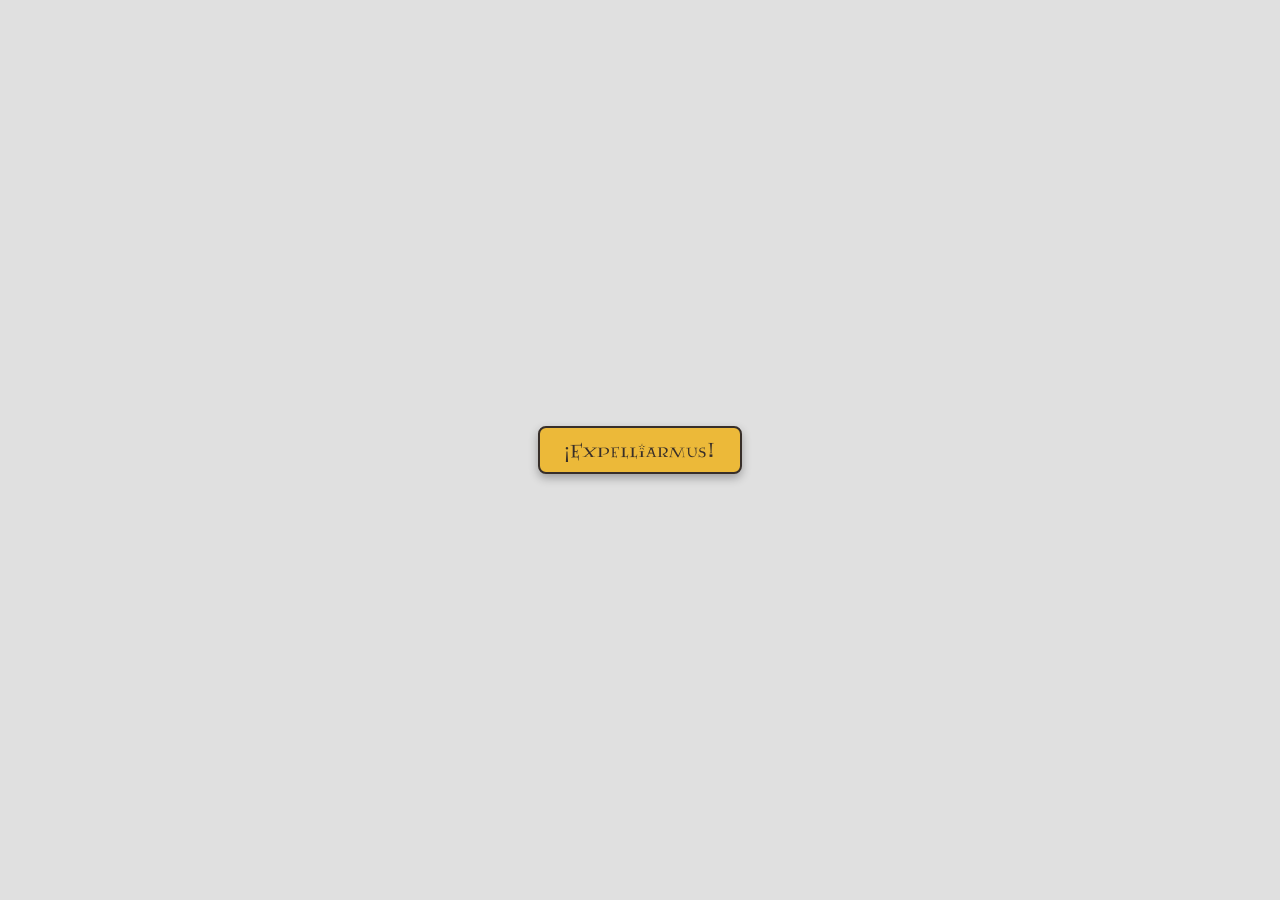
<file: lucas.html>
<!DOCTYPE html>
<html lang="es">
<head>
    <meta charset="UTF-8">
    <meta name="viewport" content="width=device-width, initial-scale=1.0">
    <title>Hechizo Expelliarmus al Cursor (Limpio)</title>
    
    <link rel="stylesheet" href="css/style.css">
    
    <style>
        .pantalla-centrada {
            margin: 0;
            height: 100vh;
            display: flex;
            justify-content: center;
            align-items: center;
            background-color: var(--lightgray, #7c7777); 
            overflow: hidden;
        }
    </style>
</head>
<body class="pantalla-centrada">

    <button id="btn-hechizo">¡Expelliarmus!</button>

    <script src="js/main.js"></script>
    <script src="js/cursor.js"></script>
    
</body>
</html>
</file>
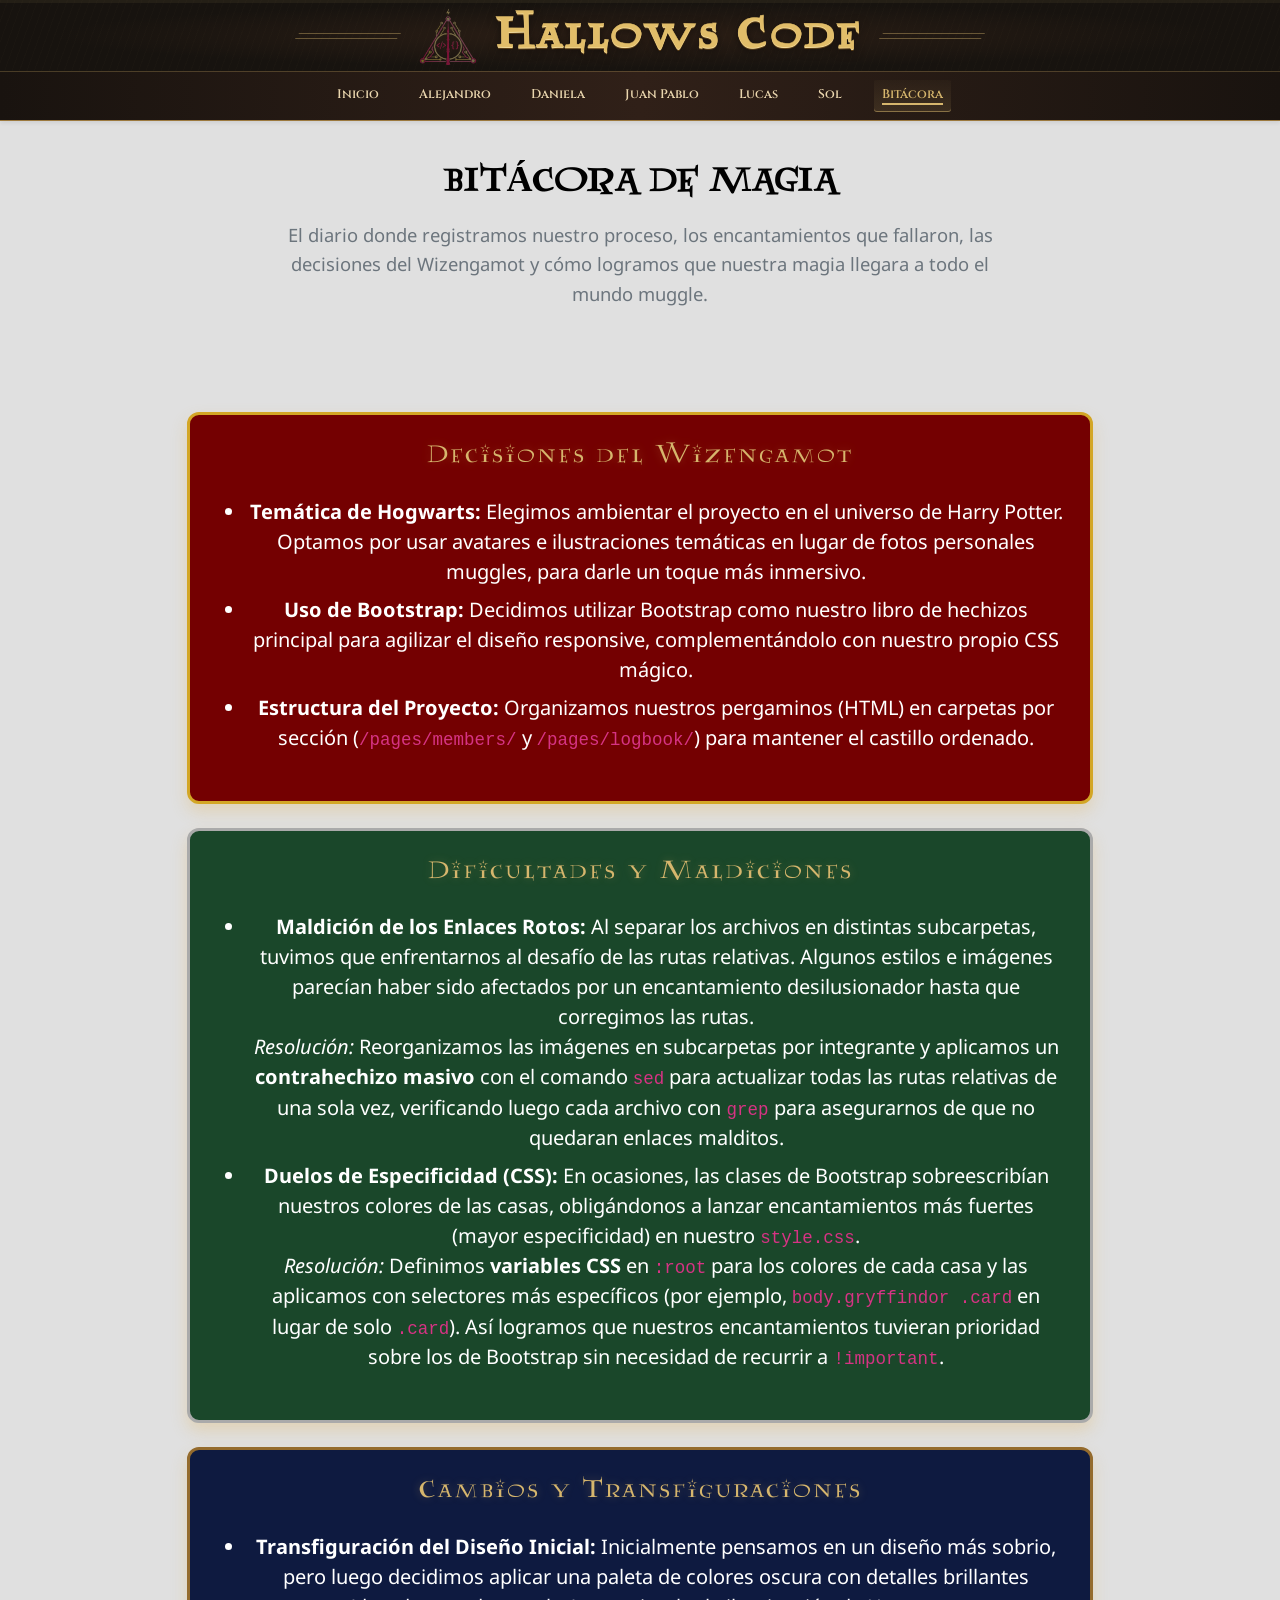
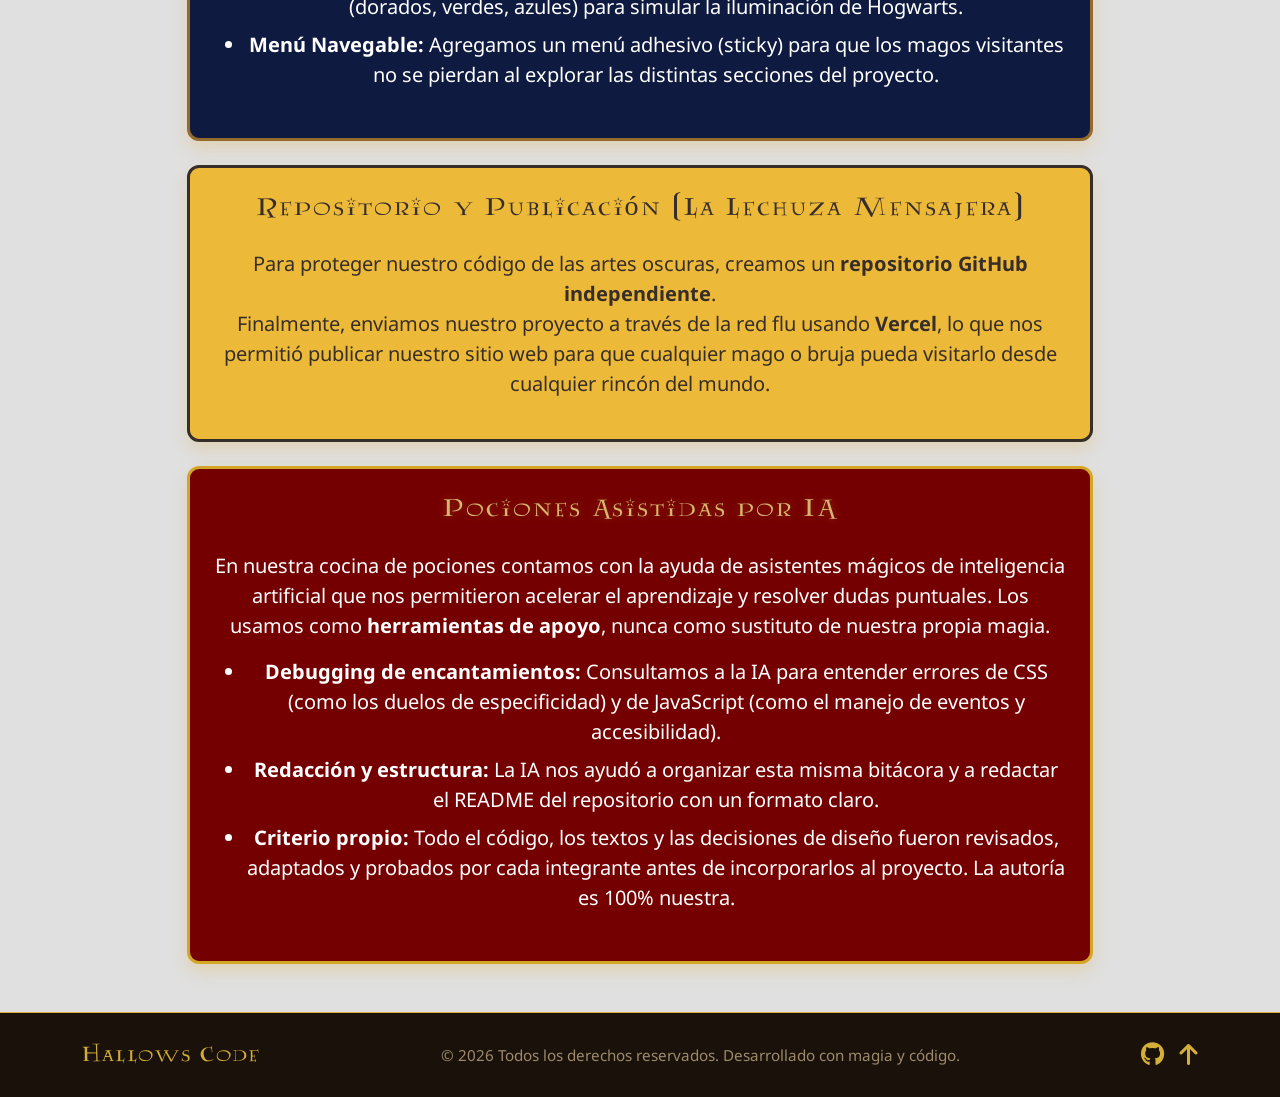
<file: pages/logbook/bitacora.html>
<!doctype html>
<html lang="es">
  <head>
    <meta charset="UTF-8" />
    <meta http-equiv="X-UA-Compatible" content="IE=edge" />
    <meta name="viewport" content="width=device-width, initial-scale=1.0" />
    <meta name="description" content="Hallows Code" />
    <meta name="keywords" content="" />
    <title>Bitácora</title>

    <!-- BOOTSTRAP -->
    <link
      href="https://cdn.jsdelivr.net/npm/bootstrap@5.3.0-alpha1/dist/css/bootstrap.min.css"
      rel="stylesheet"
      integrity="sha384-GLhlTQ8iRABdZLl6O3oVMWSktQOp6b7In1Zl3/Jr59b6EGGoI1aFkw7cmDA6j6gD"
      crossorigin="anonymous"
    />
    <!-- CSS -->
    <link rel="stylesheet" href="../../css/style.css" />
    <!-- FONT AWESOME -->
    <link
      rel="stylesheet"
      href="https://cdnjs.cloudflare.com/ajax/libs/font-awesome/6.2.1/css/all.min.css"
      integrity="sha512-MV7K8+y+gLIBoVD59lQIYicR65iaqukzvf/nwasF0nqhPay5w/9lJmVM2hMDcnK1OnMGCdVK+iQrJ7lzPJQd1w=="
      crossorigin="anonymous"
      referrerpolicy="no-referrer"
    />
    <!-- GOOGLE FONTS -->
    <link rel="preconnect" href="https://fonts.googleapis.com" />
    <link rel="preconnect" href="https://fonts.gstatic.com" crossorigin />
    <link
      href="https://fonts.googleapis.com/css2?family=Caveat:wght@400..700&family=Cinzel:wght@400..900&family=Noto+Sans:ital,wght@0,100..900;1,100..900&display=swap"
      rel="stylesheet"
    />
    <!-- FAVICON -->
    <link
      rel="icon"
      type="image/png"
      href="../../img/alejandro-hallows-logo.png"
    />
  </head>

  <body>
    <header class="sticky-top shadow-sm header-hallows">
      <!-- BANNER SUPERIOR -->
      <div class="hallows-banner">
        <div class="container">
          <a
            class="hallows-marca"
            href="../../index.html"
            aria-label="Hallows Code — ir al inicio"
          >
            <img
              class="hallows-logo"
              src="../../img/alejandro-hallows-logo.png"
              alt=""
              width="776"
              height="779"
            />
            <span class="hallows-textos">
              <span class="hallows-titulo">Hallows Code</span>
            </span>
          </a>
        </div>
      </div>

      <!-- NAVBAR DE NAVEGACIÓN -->
      <nav
        class="navbar navbar-expand-lg hallows-nav py-2"
        aria-label="Navegación principal"
      >
        <div class="container">
          <!-- BOTÓN HAMBURGUESA (MOBILE) -->
          <button
            class="navbar-toggler border-0 ms-auto"
            type="button"
            data-bs-toggle="collapse"
            data-bs-target="#navbarNav"
            aria-controls="navbarNav"
            aria-expanded="false"
            aria-label="Abrir o cerrar navegación"
          >
            <i class="fa-solid fa-bars icono-hamburguesa fs-3"></i>
          </button>

          <!-- LINKS DE NAVEGACIÓN -->
          <div
            class="collapse navbar-collapse justify-content-center"
            id="navbarNav"
          >
            <ul class="navbar-nav gap-2 gap-lg-4 text-center">
              <li class="nav-item">
                <a href="../../index.html" class="nav-link">Inicio</a>
              </li>
              <li class="nav-item">
                <a href="../members/alejandro.html" class="nav-link"
                  >Alejandro</a
                >
              </li>
              <li class="nav-item">
                <a href="../members/daniela.html" class="nav-link">Daniela</a>
              </li>
              <li class="nav-item">
                <a href="../members/juanpablo.html" class="nav-link"
                  >Juan Pablo</a
                >
              </li>
              <li class="nav-item">
                <a href="../members/lucas.html" class="nav-link">Lucas</a>
              </li>
              <li class="nav-item">
                <a href="../members/sol.html" class="nav-link">Sol</a>
              </li>
              <li class="nav-item">
                <a
                  href="../logbook/bitacora.html"
                  class="nav-link active"
                  aria-current="page"
                  >Bitácora</a
                >
              </li>
            </ul>
          </div>
        </div>
      </nav>
    </header>

    <main>
      <section id="hero" class="container hero">
        <div class="row justify-content-center">
          <div class="col-12 col-md-10 col-lg-8">
            <h1 class="title">BITÁCORA DE MAGIA</h1>
            <p class="subtitle">
              El diario donde registramos nuestro proceso, los encantamientos
              que fallaron, las decisiones del Wizengamot y cómo logramos que
              nuestra magia llegara a todo el mundo muggle.
            </p>
          </div>
        </div>
      </section>

      <section class="container my-5" id="bitacora">
        <div class="row justify-content-center g-4">
          <!-- Decisiones -->
          <div class="col-12 col-md-10">
            <div class="card card-gryffindor p-4">
              <h2 class="brand-title fs-3 text-center mb-4">
                Decisiones del Wizengamot
              </h2>
              <ul class="fs-5">
                <li class="mb-2">
                  <strong>Temática de Hogwarts:</strong> Elegimos ambientar el
                  proyecto en el universo de Harry Potter. Optamos por usar
                  avatares e ilustraciones temáticas en lugar de fotos
                  personales muggles, para darle un toque más inmersivo.
                </li>
                <li class="mb-2">
                  <strong>Uso de Bootstrap:</strong> Decidimos utilizar
                  Bootstrap como nuestro libro de hechizos principal para
                  agilizar el diseño responsive, complementándolo con nuestro
                  propio CSS mágico.
                </li>
                <li class="mb-2">
                  <strong>Estructura del Proyecto:</strong> Organizamos nuestros
                  pergaminos (HTML) en carpetas por sección (<code
                    >/pages/members/</code
                  >
                  y <code>/pages/logbook/</code>) para mantener el castillo
                  ordenado.
                </li>
              </ul>
            </div>
          </div>

          <!-- Dificultades -->
          <div class="col-12 col-md-10">
            <div class="card card-slytherin p-4">
              <h2 class="brand-title fs-3 text-center mb-4">
                Dificultades y Maldiciones
              </h2>
              <ul class="fs-5">
                <li class="mb-2">
                  <strong>Maldición de los Enlaces Rotos:</strong> Al separar
                  los archivos en distintas subcarpetas, tuvimos que
                  enfrentarnos al desafío de las rutas relativas. Algunos
                  estilos e imágenes parecían haber sido afectados por un
                  encantamiento desilusionador hasta que corregimos las rutas.
                  <br />
                  <em>Resolución:</em> Reorganizamos las imágenes en subcarpetas
                  por integrante y aplicamos un
                  <strong>contrahechizo masivo</strong> con el comando
                  <code>sed</code> para actualizar todas las rutas relativas de
                  una sola vez, verificando luego cada archivo con
                  <code>grep</code> para asegurarnos de que no quedaran enlaces
                  malditos.
                </li>
                <li class="mb-2">
                  <strong>Duelos de Especificidad (CSS):</strong> En ocasiones,
                  las clases de Bootstrap sobreescribían nuestros colores de las
                  casas, obligándonos a lanzar encantamientos más fuertes (mayor
                  especificidad) en nuestro <code>style.css</code>.
                  <br />
                  <em>Resolución:</em> Definimos
                  <strong>variables CSS</strong> en <code>:root</code> para los
                  colores de cada casa y las aplicamos con selectores más
                  específicos (por ejemplo,
                  <code>body.gryffindor .card</code> en lugar de solo
                  <code>.card</code>). Así logramos que nuestros encantamientos
                  tuvieran prioridad sobre los de Bootstrap sin necesidad de
                  recurrir a <code>!important</code>.
                </li>
              </ul>
            </div>
          </div>

          <!-- Cambios -->
          <div class="col-12 col-md-10">
            <div class="card card-ravenclaw p-4">
              <h2 class="brand-title fs-3 text-center mb-4">
                Cambios y Transfiguraciones
              </h2>
              <ul class="fs-5">
                <li class="mb-2">
                  <strong>Transfiguración del Diseño Inicial:</strong>
                  Inicialmente pensamos en un diseño más sobrio, pero luego
                  decidimos aplicar una paleta de colores oscura con detalles
                  brillantes (dorados, verdes, azules) para simular la
                  iluminación de Hogwarts.
                </li>
                <li class="mb-2">
                  <strong>Menú Navegable:</strong> Agregamos un menú adhesivo
                  (sticky) para que los magos visitantes no se pierdan al
                  explorar las distintas secciones del proyecto.
                </li>
              </ul>
            </div>
          </div>

          <!-- Publicación y Repositorio -->
          <div class="col-12 col-md-10">
            <div class="card card-hufflepuff p-4">
              <h2 class="brand-title fs-3 text-center mb-4">
                Repositorio y Publicación (La Lechuza Mensajera)
              </h2>
              <p class="fs-5 text-center">
                Para proteger nuestro código de las artes oscuras, creamos un
                <strong>repositorio GitHub independiente</strong>. <br />
                Finalmente, enviamos nuestro proyecto a través de la red flu
                usando <strong>Vercel</strong>, lo que nos permitió publicar
                nuestro sitio web para que cualquier mago o bruja pueda
                visitarlo desde cualquier rincón del mundo.
              </p>
            </div>
          </div>

          <!-- Uso de IA -->
          <div class="col-12 col-md-10">
            <div class="card card-gryffindor p-4">
              <h2 class="brand-title fs-3 text-center mb-4">
                Pociones Asistidas por IA
              </h2>
              <p class="fs-5">
                En nuestra cocina de pociones contamos con la ayuda de
                asistentes mágicos de inteligencia artificial que nos
                permitieron acelerar el aprendizaje y resolver dudas puntuales.
                Los usamos como <strong>herramientas de apoyo</strong>, nunca
                como sustituto de nuestra propia magia.
              </p>
              <ul class="fs-5">
                <li class="mb-2">
                  <strong>Debugging de encantamientos:</strong> Consultamos a la
                  IA para entender errores de CSS (como los duelos de
                  especificidad) y de JavaScript (como el manejo de eventos y
                  accesibilidad).
                </li>
                <li class="mb-2">
                  <strong>Redacción y estructura:</strong> La IA nos ayudó a
                  organizar esta misma bitácora y a redactar el README del
                  repositorio con un formato claro.
                </li>
                <li class="mb-2">
                  <strong>Criterio propio:</strong> Todo el código, los textos y
                  las decisiones de diseño fueron revisados, adaptados y
                  probados por cada integrante antes de incorporarlos al
                  proyecto. La autoría es 100% nuestra.
                </li>
              </ul>
            </div>
          </div>
        </div>
      </section>
    </main>

    <!-- FOOTER -->
    <footer class="footer-hallows py-4 border-top">
      <div
        class="container d-flex flex-column flex-md-row justify-content-between align-items-center gap-3"
      >
        <div class="d-flex align-items-center gap-2">
          <span class="hallows-titulo-footer font-lumos fs-4 m-0"
            >Hallows Code</span
          >
        </div>

        <p class="m-0 text-center opacity-75 copyright-texto">
          © 2026 Todos los derechos reservados. Desarrollado con magia y código.
        </p>

        <div class="d-flex gap-3">
          <a
            href="https://github.com/solprinz/tp1-grupo20/"
            target="_blank"
            class="footer-link-hallows"
            aria-label="GitHub"
          >
            <i class="fa-brands fa-github fs-4"></i>
          </a>
          <a href="#top" class="footer-link-hallows" aria-label="Volver arriba">
            <i class="fa-solid fa-arrow-up fs-4"></i>
          </a>
        </div>
      </div>
    </footer>

    <!-- JS DE BOOTSTRAP -->
    <script
      src="https://cdn.jsdelivr.net/npm/bootstrap@5.3.0-alpha1/dist/js/bootstrap.bundle.min.js"
      integrity="sha384-w76AqPfDkMBDXo30jS1Sgez6pr3x5MlQ1ZAGC+nuZB+EYdgRZgiwxhTBTkF7CXvN"
      crossorigin="anonymous"
    ></script>
    <!-- JS PROPIO -->
    <script src="../../js/header-hallows.js"></script>
    <script src="../../js/cursor.js"></script>
  </body>
</html>
</file>
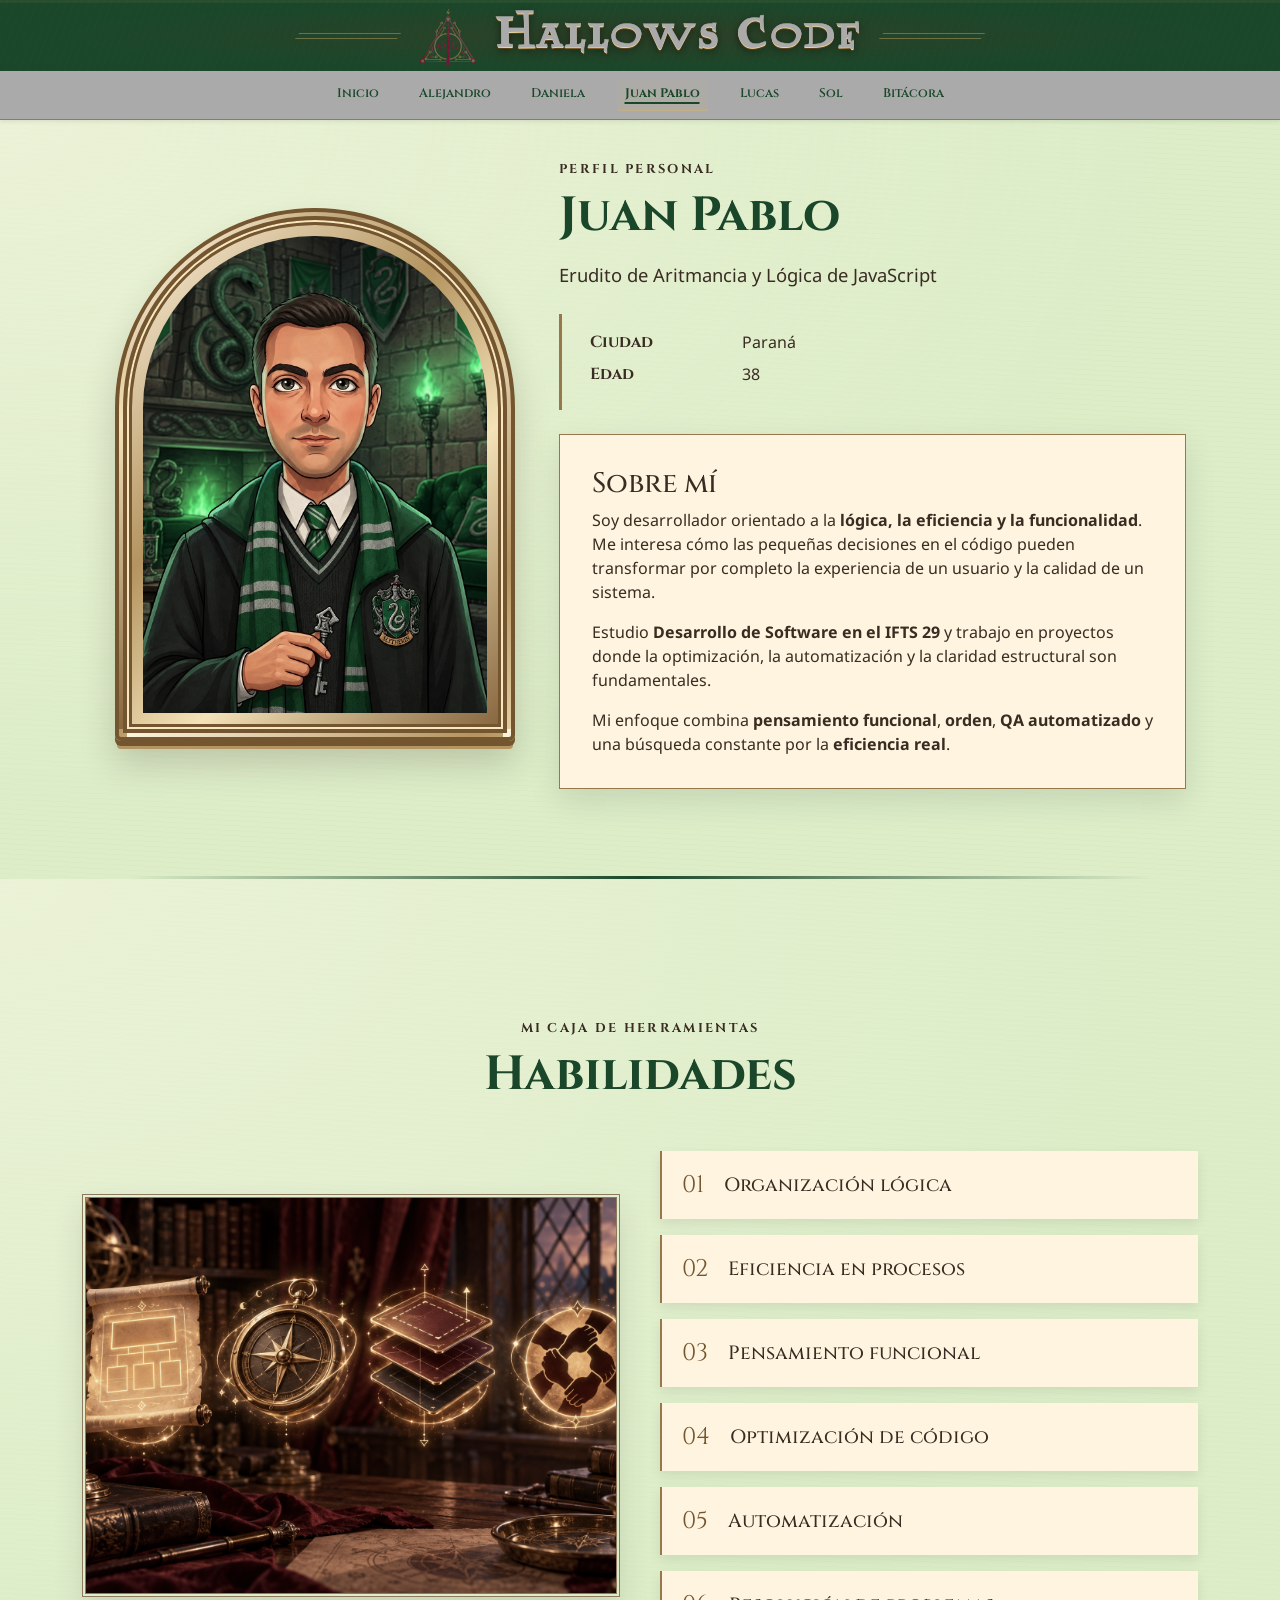
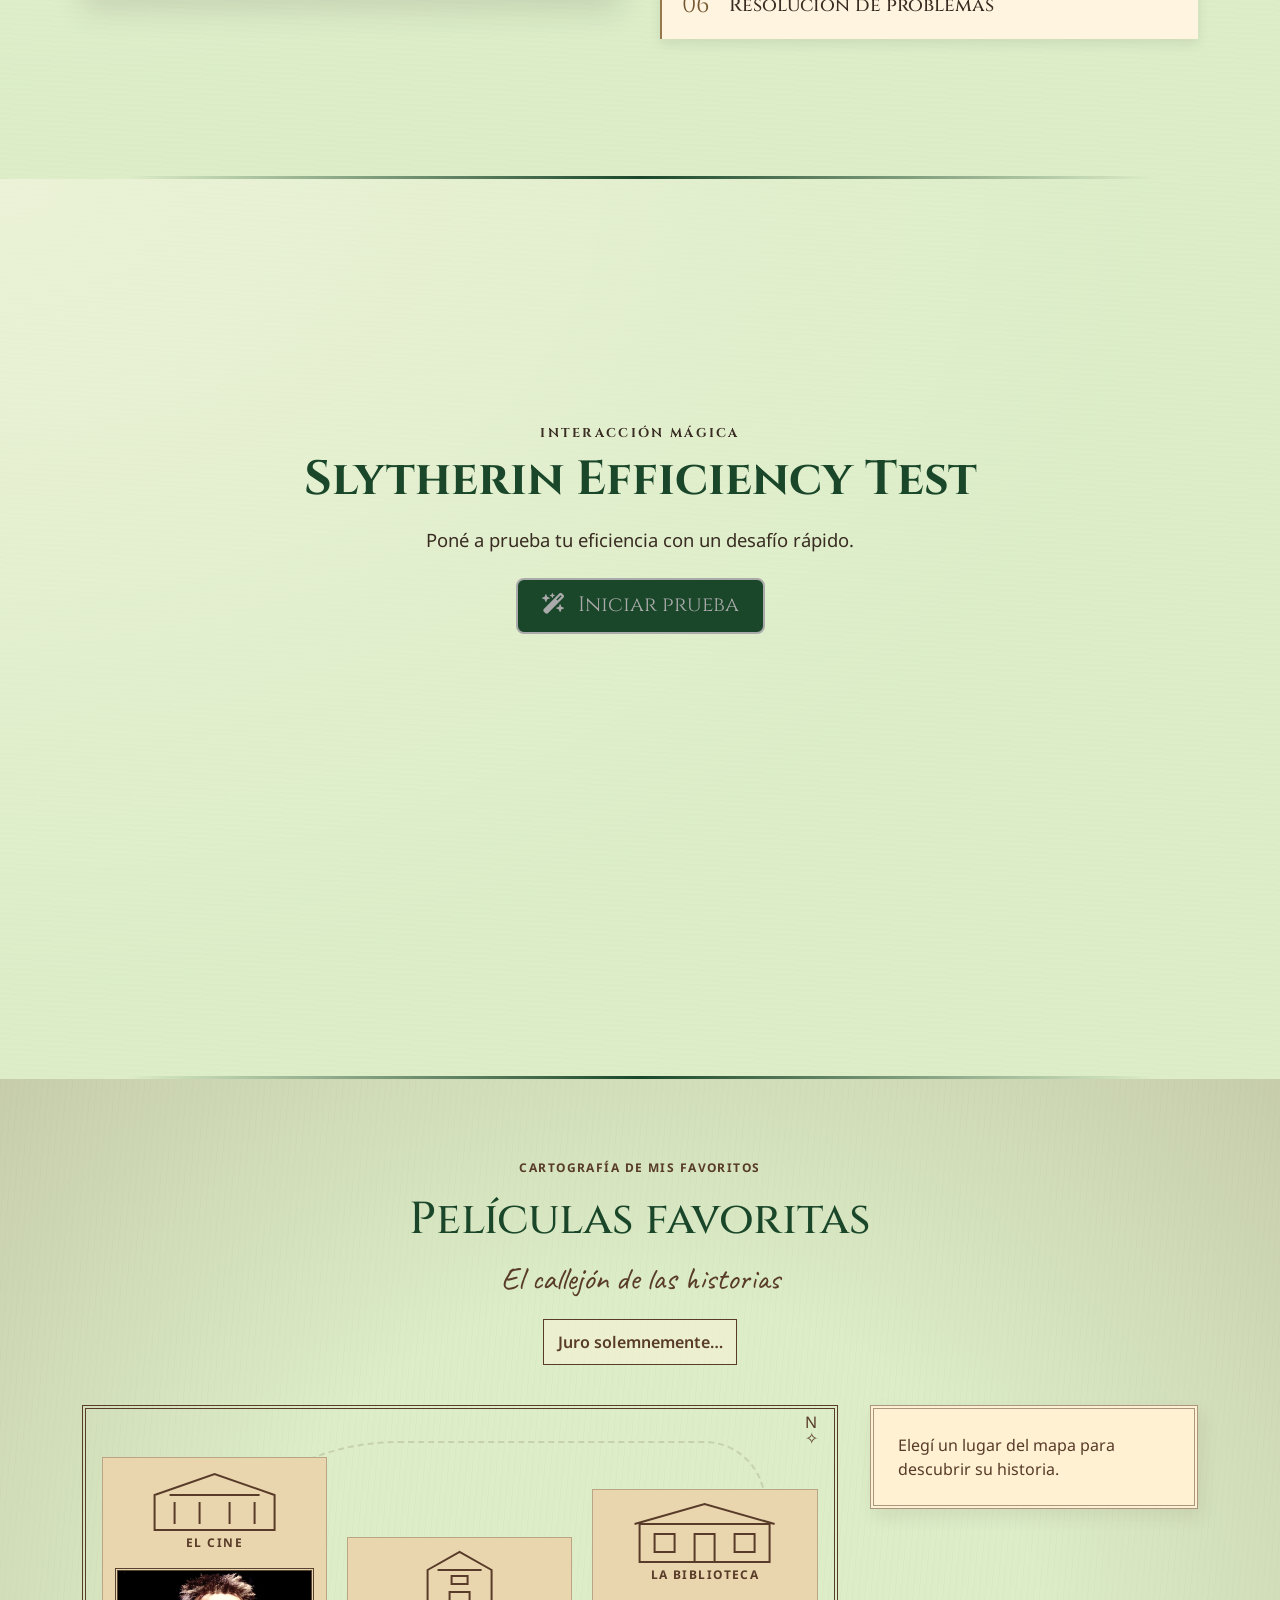
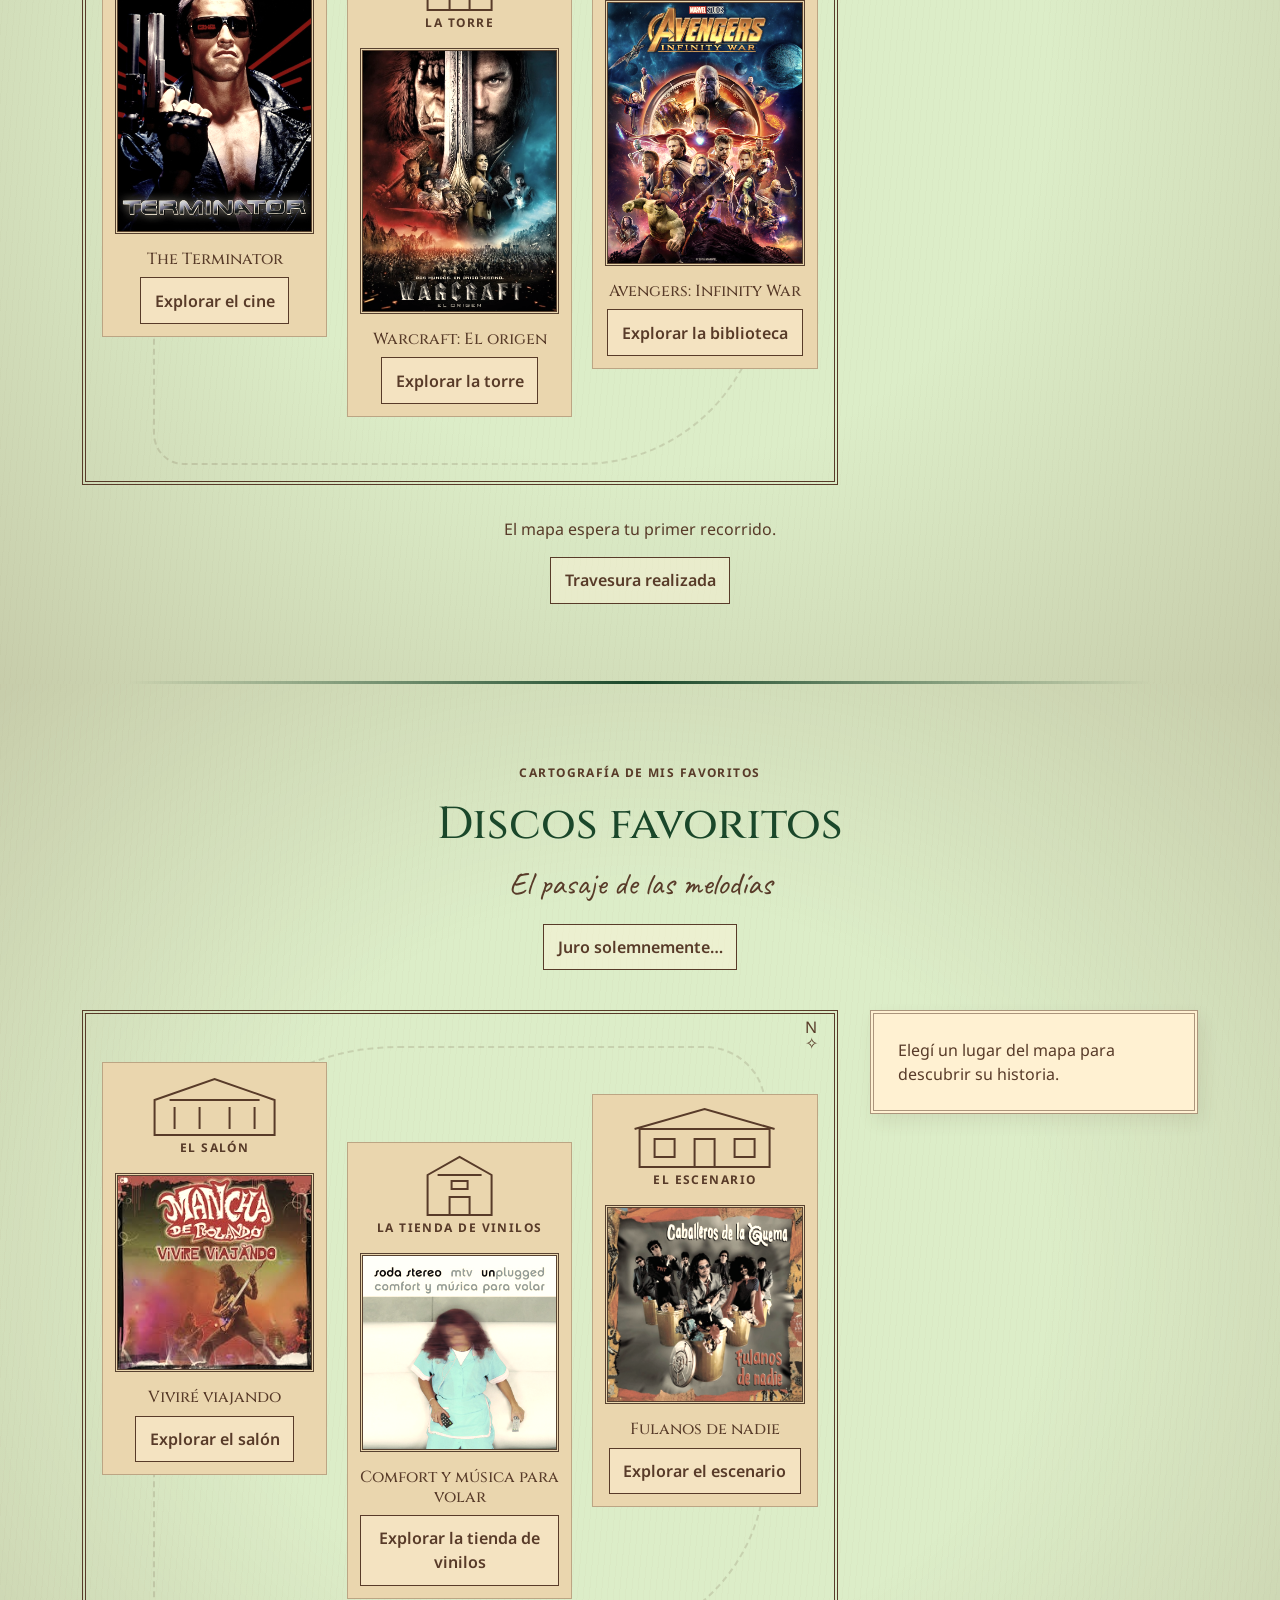
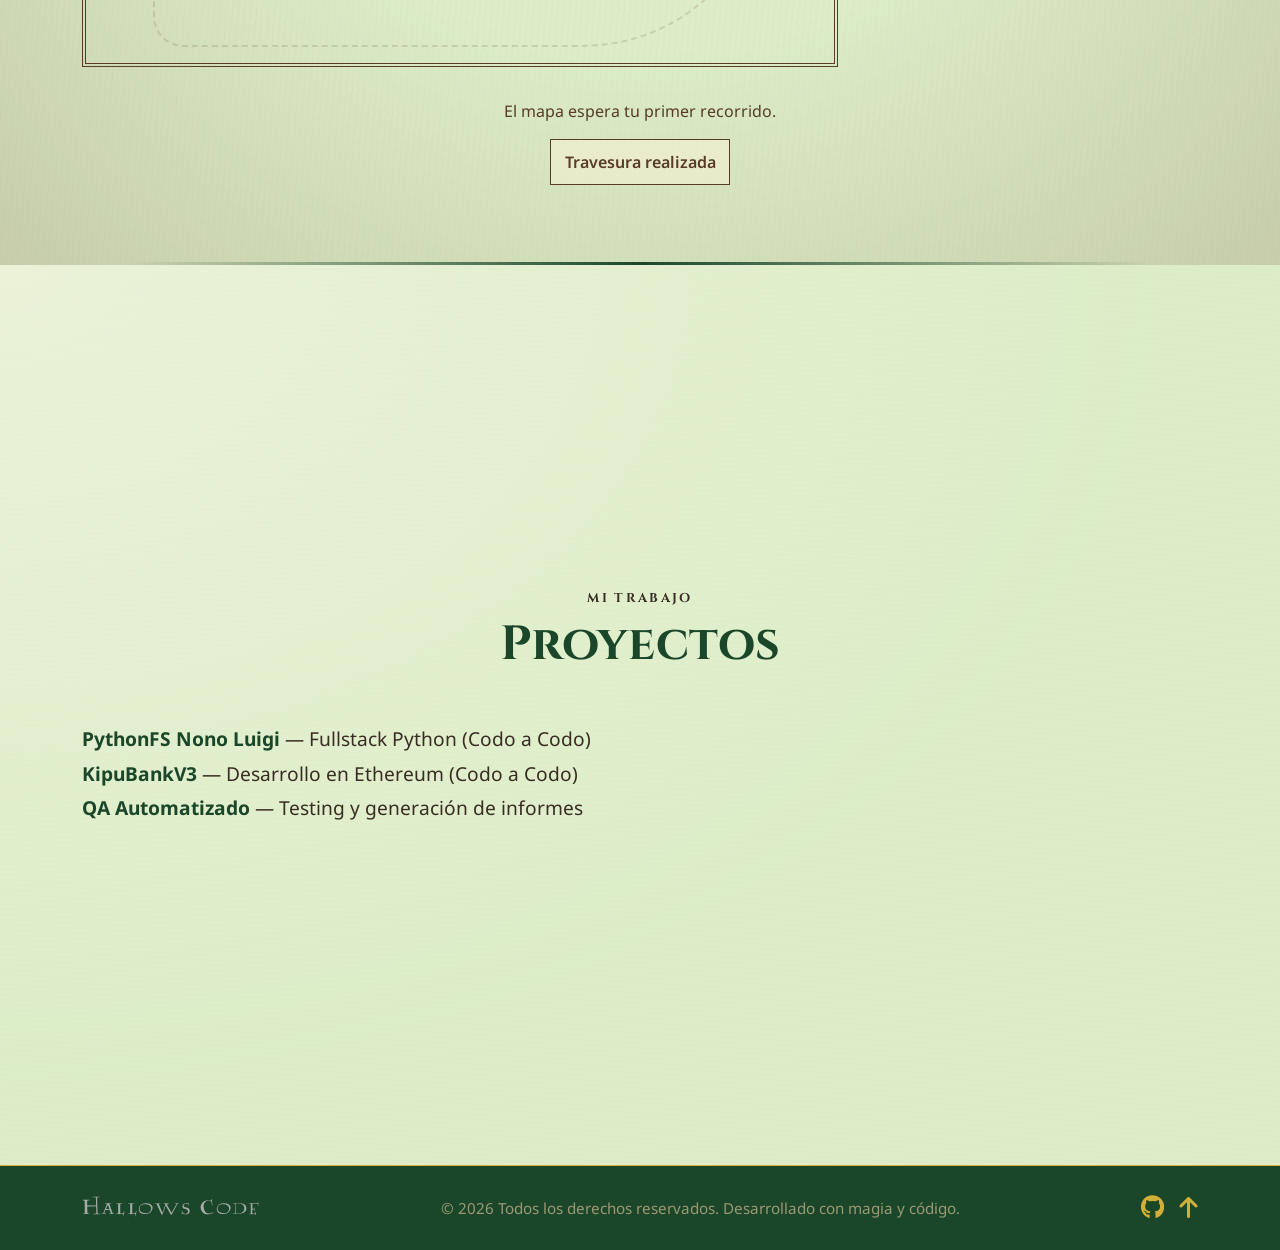
<file: pages/members/juanpablo.html>
<!doctype html>
<html lang="es">
  <head>
    <meta charset="UTF-8" />
    <meta http-equiv="X-UA-Compatible" content="IE=edge" />
    <meta name="viewport" content="width=device-width, initial-scale=1.0" />
    <meta name="description" content="Hallows Code" />
    <title>Hallows Code: Juan Pablo</title>

    <!-- BOOTSTRAP -->
    <link
      href="https://cdn.jsdelivr.net/npm/bootstrap@5.3.0-alpha1/dist/css/bootstrap.min.css"
      rel="stylesheet"
    />

    <!-- CSS GLOBAL -->
    <link rel="stylesheet" href="../../css/style.css" />

    <!-- FONT AWESOME -->
    <link
      rel="stylesheet"
      href="https://cdnjs.cloudflare.com/ajax/libs/font-awesome/6.2.1/css/all.min.css"
    />

    <!-- GOOGLE FONTS -->
    <link
      href="https://fonts.googleapis.com/css2?family=Caveat:wght@400..700&family=Cinzel:wght@400..900&family=Noto+Sans:wght@100..900&display=swap"
      rel="stylesheet"
    />
    <!-- FAVICON -->
    <link
      rel="icon"
      type="image/png"
      href="../../img/alejandro-hallows-logo.png"
    />
  </head>

  <body class="bg-juanpablo">
    <header class="sticky-top shadow-sm header-hallows">
      <div class="hallows-banner bg-slytherin">
        <div class="container">
          <a
            class="hallows-marca"
            href="../../index.html"
            aria-label="Hallows Code — ir al inicio"
          >
            <img
              class="hallows-logo"
              src="../../img/alejandro-hallows-logo.png"
              alt="Hallows Code Logo"
              width="776"
              height="779"
            />
            <span class="hallows-textos">
              <span class="hallows-titulo slytherin-secondary"
                >Hallows Code</span
              >
            </span>
          </a>
        </div>
      </div>

      <nav
        class="navbar navbar-expand-lg py-2 bg-slytherin2"
        aria-label="Navegación principal"
      >
        <div class="container bg-slytherin2">
          <button
            class="navbar-toggler border-0 ms-auto bg-slytherin2"
            type="button"
            data-bs-toggle="collapse"
            data-bs-target="#navbarNav"
            aria-controls="navbarNav"
            aria-expanded="false"
            aria-label="Abrir o cerrar navegación"
          >
            <i class="fa-solid fa-bars icono-hamburguesa fs-3"></i>
          </button>

          <div
            class="collapse navbar-collapse justify-content-center bg-slytherin2"
            id="navbarNav"
          >
            <ul class="navbar-nav gap-2 gap-lg-4 text-center bg-slytherin2">
              <li class="nav-item">
                <a href="../../index.html" class="nav-link">Inicio</a>
              </li>
              <li class="nav-item">
                <a href="./alejandro.html" class="nav-link">Alejandro</a>
              </li>
              <li class="nav-item">
                <a href="./daniela.html" class="nav-link">Daniela</a>
              </li>
              <li class="nav-item">
                <a
                  href="./juanpablo.html"
                  class="nav-link active"
                  aria-current="page"
                  >Juan Pablo</a
                >
              </li>
              <li class="nav-item">
                <a href="./lucas.html" class="nav-link">Lucas</a>
              </li>
              <li class="nav-item">
                <a href="./sol.html" class="nav-link">Sol</a>
              </li>
              <li class="nav-item">
                <a href="../logbook/bitacora.html" class="nav-link">Bitácora</a>
              </li>
            </ul>
          </div>
        </div>
      </nav>
    </header>

    <!-- MAIN -->
    <main class="perfil-juanpablo">
      <!-- PERFIL -->
      <section
        id="perfil"
        class="perfil-seccion container-fluid perfil-editorial bg-juanpablo"
        aria-labelledby="perfil-juanpablo"
      >
        <div class="container">
          <div class="row g-5 align-items-center">
            <div class="col-12 col-md-5 text-center">
              <img
                src="../../img/juanpablo/juanpablo_avatar.jpg"
                alt="Foto de Juan Pablo"
                class="perfil-foto"
              />
            </div>

            <div class="col-12 col-md-7">
              <p class="perfil-intro mb-2">Perfil personal</p>
              <h1 id="perfil-juanpablo" class="title slytherin-primary">
                Juan Pablo
              </h1>
              <p class="subtitle">
                Erudito de Aritmancia y Lógica de JavaScript
              </p>

              <dl class="perfil-datos row mt-4 mb-0 py-3 ps-3">
                <dt class="col-sm-3">Ciudad</dt>
                <dd class="col-sm-9">Paraná</dd>
                <dt class="col-sm-3">Edad</dt>
                <dd class="col-sm-9">38</dd>
              </dl>

              <article class="perfil-sobre mt-4">
                <h2 class="h3">Sobre mí</h2>
                <p class="mb-3">
                  Soy desarrollador orientado a la
                  <strong>lógica, la eficiencia y la funcionalidad</strong>. Me
                  interesa cómo las pequeñas decisiones en el código pueden
                  transformar por completo la experiencia de un usuario y la
                  calidad de un sistema.
                </p>
                <p class="mb-3">
                  Estudio
                  <strong>Desarrollo de Software en el IFTS 29</strong> y
                  trabajo en proyectos donde la optimización, la automatización
                  y la claridad estructural son fundamentales.
                </p>
                <p class="mb-0">
                  Mi enfoque combina <strong>pensamiento funcional</strong>,
                  <strong>orden</strong>, <strong>QA automatizado</strong> y una
                  búsqueda constante por la <strong>eficiencia real</strong>.
                </p>
              </article>
            </div>
          </div>
        </div>
      </section>

      <!-- HABILIDADES -->
      <section
        id="habilidades"
        class="perfil-seccion container-fluid perfil-editorial bg-juanpablo"
        aria-labelledby="titulo-habilidades"
      >
        <div class="container">
          <div class="text-center mb-5">
            <p class="perfil-intro mb-2">Mi caja de herramientas</p>
            <h2 id="titulo-habilidades" class="title slytherin-primary">
              Habilidades
            </h2>
          </div>

          <div class="habilidades-composicion">
            <img
              src="../../img/perfil-habilidades.png"
              alt="Símbolos mágicos que representan habilidades"
              class="perfil-imagen-seccion"
            />

            <ul class="habilidades-lista">
              <li class="perfil-habilidad">
                <span class="habilidad-numero">01</span>
                <h3>Organización lógica</h3>
              </li>
              <li class="perfil-habilidad">
                <span class="habilidad-numero">02</span>
                <h3>Eficiencia en procesos</h3>
              </li>
              <li class="perfil-habilidad">
                <span class="habilidad-numero">03</span>
                <h3>Pensamiento funcional</h3>
              </li>
              <li class="perfil-habilidad">
                <span class="habilidad-numero">04</span>
                <h3>Optimización de código</h3>
              </li>
              <li class="perfil-habilidad">
                <span class="habilidad-numero">05</span>
                <h3>Automatización</h3>
              </li>
              <li class="perfil-habilidad">
                <span class="habilidad-numero">06</span>
                <h3>Resolución de problemas</h3>
              </li>
            </ul>
          </div>
        </div>
      </section>

      <!-- INTERACCIÓN -->
      <section
        id="interaccion"
        class="perfil-seccion container-fluid perfil-editorial bg-juanpablo"
      >
        <div class="container text-center">
          <p class="perfil-intro mb-2">Interacción mágica</p>

          <h2 class="title slytherin-primary">Slytherin Efficiency Test</h2>

          <p class="subtitle mb-4">
            Poné a prueba tu eficiencia con un desafío rápido.
          </p>

          <!-- BOTÓN -->
          <button id="btn-efficiency" class="btn btn-magico-juanpablo">
            <i class="fa-solid fa-wand-magic-sparkles me-2"></i> Iniciar prueba
          </button>

          <!-- RESULTADO -->
          <p id="resultado-efficiency" class="resultado-juanpablo mt-4"></p>

          <!-- ANCLA REAL PARA LA SERPIENTE -->
          <div
            id="ancla-serpiente"
            style="position: relative; width: 100%; height: 120px"
          ></div>
        </div>
      </section>

      <!-- PELÍCULAS -->
      <section
        id="peliculas"
        class="perfil-seccion container-fluid mapa-favoritos bg-juanpablo"
        aria-labelledby="titulo-peliculas"
      >
        <div class="container">
          <header class="mapa-cabecera">
            <p class="mapa-leyenda">Cartografía de mis favoritos</p>
            <h2 id="titulo-peliculas" class="slytherin-primary">
              Películas favoritas
            </h2>
            <p class="mapa-subtitulo">El callejón de las historias</p>
            <button
              type="button"
              class="mapa-boton"
              data-abrir-mapa
              aria-controls="plano-peliculas"
              aria-expanded="false"
              hidden
            >
              Juro solemnemente…
            </button>
          </header>
          <div class="mapa-distribucion">
            <div class="mapa-plano" id="plano-peliculas">
              <span class="mapa-brujula" aria-hidden="true">N<br />✧</span>
              <div class="mapa-camino" aria-hidden="true"></div>

              <article class="mapa-lugar" data-lugar="1">
                <svg
                  class="mapa-edificio"
                  viewBox="0 0 160 64"
                  aria-hidden="true"
                >
                  <path
                    d="M20 60V25L80 4l60 21v35ZM35 25h90M40 32v22m25-22v22m30-22v22m25-22v22"
                  />
                </svg>
                <p class="mapa-leyenda">El cine</p>
                <img
                  src="../../img/juanpablo/terminator.jpg"
                  alt="Póster de la película The Terminator"
                  class="mapa-portada"
                  loading="lazy"
                  width="320"
                  height="220"
                />
                <h3>The Terminator</h3>
                <button
                  type="button"
                  class="mapa-boton"
                  data-visitar
                  aria-expanded="true"
                  aria-controls="ficha-peliculas-1"
                  hidden
                >
                  Explorar el cine
                </button>
                <span class="mapa-huellas" aria-hidden="true"
                  ><span>👣</span><span>👣</span><span>👣</span></span
                >
              </article>

              <article class="mapa-lugar" data-lugar="2">
                <svg
                  class="mapa-edificio"
                  viewBox="0 0 160 64"
                  aria-hidden="true"
                >
                  <path
                    d="M48 60V20L80 2l32 18v40ZM58 20h44M70 60V42h20v18M72 26h16v8H72Z"
                  />
                </svg>
                <p class="mapa-leyenda">La torre</p>
                <img
                  src="../../img/juanpablo/warcraft.jpg"
                  alt="Póster de la película Warcraft: El origen"
                  class="mapa-portada"
                  loading="lazy"
                  width="320"
                  height="220"
                />
                <h3>Warcraft: El origen</h3>
                <button
                  type="button"
                  class="mapa-boton"
                  data-visitar
                  aria-expanded="true"
                  aria-controls="ficha-peliculas-2"
                  hidden
                >
                  Explorar la torre
                </button>
                <span class="mapa-huellas" aria-hidden="true"
                  ><span>👣</span><span>👣</span><span>👣</span></span
                >
              </article>

              <article class="mapa-lugar" data-lugar="3">
                <svg
                  class="mapa-edificio"
                  viewBox="0 0 160 64"
                  aria-hidden="true"
                >
                  <path
                    d="M15 60V22h130v38ZM10 22 80 2l70 20M30 32h20v18H30Zm40 28V32h20v28m20-28h20v18h-20Z"
                  />
                </svg>
                <p class="mapa-leyenda">La biblioteca</p>
                <img
                  src="../../img/juanpablo/avengers-infinity-war.jpg"
                  alt="Póster de la película Avengers: Infinity War"
                  class="mapa-portada"
                  loading="lazy"
                  width="320"
                  height="220"
                />
                <h3>Avengers: Infinity War</h3>
                <button
                  type="button"
                  class="mapa-boton"
                  data-visitar
                  aria-expanded="true"
                  aria-controls="ficha-peliculas-3"
                  hidden
                >
                  Explorar la biblioteca
                </button>
                <span class="mapa-huellas" aria-hidden="true"
                  ><span>👣</span><span>👣</span><span>👣</span></span
                >
              </article>
            </div>

            <div class="mapa-fichas">
              <p class="mapa-invitacion" hidden>
                Elegí un lugar del mapa para descubrir su historia.
              </p>
              <article class="mapa-ficha" id="ficha-peliculas-1">
                <p class="mapa-leyenda">El cine · Archivo 01</p>
                <h3 tabindex="-1">The Terminator</h3>
                <dl>
                  <dt>Director</dt>
                  <dd>James Cameron</dd>
                  <dt>Año</dt>
                  <dd>1984</dd>
                  <dt>Género</dt>
                  <dd>Ciencia ficción / Acción</dd>
                  <dt>Por qué me gusta</dt>
                  <dd>
                    Un cyborg implacable enviado desde el futuro, tensión y
                    suspenso constantes, y el inicio de una de las sagas de
                    ciencia ficción y acción más influyentes de la historia. La
                    combinación de narrativa cyberpunk y efectos prácticos la
                    convierten en un clásico indiscutible.
                  </dd>
                </dl>
                <button
                  type="button"
                  class="mapa-boton"
                  data-cerrar-ficha
                  hidden
                >
                  Cerrar ficha
                </button>
              </article>

              <article class="mapa-ficha" id="ficha-peliculas-2">
                <p class="mapa-leyenda">La torre · Archivo 02</p>
                <h3 tabindex="-1">Warcraft: El origen</h3>
                <dl>
                  <dt>Director</dt>
                  <dd>Duncan Jones</dd>
                  <dt>Año</dt>
                  <dd>2016</dd>
                  <dt>Género</dt>
                  <dd>Fantasía / Acción / Aventura</dd>
                  <dt>Por qué me gusta</dt>
                  <dd>
                    Trasladar el vasto universo de Azeroth a la gran pantalla
                    fue un desafío titánico logrado con un despliegue visual
                    asombroso. Lo mejor es que no cae en el cliché del bien
                    contra el mal absoluto: muestra los dilemas, la lealtad y el
                    honor tanto de la Horda orca como de la Alianza humana.
                  </dd>
                </dl>
                <button
                  type="button"
                  class="mapa-boton"
                  data-cerrar-ficha
                  hidden
                >
                  Cerrar ficha
                </button>
              </article>

              <article class="mapa-ficha" id="ficha-peliculas-3">
                <p class="mapa-leyenda">La biblioteca · Archivo 03</p>
                <h3 tabindex="-1">Avengers: Infinity War</h3>
                <dl>
                  <dt>Director</dt>
                  <dd>Anthony y Joe Russo</dd>
                  <dt>Año</dt>
                  <dd>2018</dd>
                  <dt>Género</dt>
                  <dd>Acción / Superhéroes / Ciencia ficción</dd>
                  <dt>Por qué me gusta</dt>
                  <dd>
                    El punto culminante de diez años de historias
                    interconectadas en el MCU. Destaca por darle a Thanos una
                    presencia arrolladora y motivaciones contundentes, logrando
                    equilibrar decenas de personajes con un ritmo vertiginoso y
                    un final tan valiente como devastador.
                  </dd>
                </dl>
                <button
                  type="button"
                  class="mapa-boton"
                  data-cerrar-ficha
                  hidden
                >
                  Cerrar ficha
                </button>
              </article>
            </div>
          </div>

          <footer class="mapa-pie">
            <p role="status" class="mapa-estado" hidden>
              El mapa espera tu primer recorrido.
            </p>
            <button type="button" class="mapa-boton" data-cerrar-mapa hidden>
              Travesura realizada
            </button>
          </footer>
        </div>
      </section>

      <!-- DISCOS -->
      <section
        id="discos"
        class="perfil-seccion container-fluid mapa-favoritos bg-juanpablo"
        aria-labelledby="titulo-discos"
      >
        <div class="container">
          <header class="mapa-cabecera">
            <p class="mapa-leyenda">Cartografía de mis favoritos</p>
            <h2 id="titulo-discos" class="slytherin-primary">
              Discos favoritos
            </h2>
            <p class="mapa-subtitulo">El pasaje de las melodías</p>
            <button
              type="button"
              class="mapa-boton"
              data-abrir-mapa
              aria-controls="plano-discos"
              aria-expanded="false"
              hidden
            >
              Juro solemnemente…
            </button>
          </header>
          <div class="mapa-distribucion">
            <div class="mapa-plano" id="plano-discos">
              <span class="mapa-brujula" aria-hidden="true">N<br />✧</span>
              <div class="mapa-camino" aria-hidden="true"></div>

              <article class="mapa-lugar" data-lugar="1">
                <svg
                  class="mapa-edificio"
                  viewBox="0 0 160 64"
                  aria-hidden="true"
                >
                  <path
                    d="M20 60V25L80 4l60 21v35ZM35 25h90M40 32v22m25-22v22m30-22v22m25-22v22"
                  />
                </svg>
                <p class="mapa-leyenda">El salón</p>
                <img
                  src="../../img/juanpablo/vivire-viajando.jpg"
                  alt="Portada del disco Viviré viajando de La Mancha de Rolando"
                  class="mapa-portada"
                  loading="lazy"
                  width="320"
                  height="220"
                />
                <h3>Viviré viajando</h3>
                <button
                  type="button"
                  class="mapa-boton"
                  data-visitar
                  aria-expanded="true"
                  aria-controls="ficha-discos-1"
                  hidden
                >
                  Explorar el salón
                </button>
                <span class="mapa-huellas" aria-hidden="true"
                  ><span>👣</span><span>👣</span><span>👣</span></span
                >
              </article>

              <article class="mapa-lugar" data-lugar="2">
                <svg
                  class="mapa-edificio"
                  viewBox="0 0 160 64"
                  aria-hidden="true"
                >
                  <path
                    d="M48 60V20L80 2l32 18v40ZM58 20h44M70 60V42h20v18M72 26h16v8H72Z"
                  />
                </svg>
                <p class="mapa-leyenda">La tienda de vinilos</p>
                <img
                  src="../../img/juanpablo/comfort-musica-volar.jpg"
                  alt="Portada del disco Comfort y música para volar de Soda Stereo"
                  class="mapa-portada"
                  loading="lazy"
                  width="320"
                  height="220"
                />
                <h3>Comfort y música para volar</h3>
                <button
                  type="button"
                  class="mapa-boton"
                  data-visitar
                  aria-expanded="true"
                  aria-controls="ficha-discos-2"
                  hidden
                >
                  Explorar la tienda de vinilos
                </button>
                <span class="mapa-huellas" aria-hidden="true"
                  ><span>👣</span><span>👣</span><span>👣</span></span
                >
              </article>

              <article class="mapa-lugar" data-lugar="3">
                <svg
                  class="mapa-edificio"
                  viewBox="0 0 160 64"
                  aria-hidden="true"
                >
                  <path
                    d="M15 60V22h130v38ZM10 22 80 2l70 20M30 32h20v18H30Zm40 28V32h20v28m20-28h20v18h-20Z"
                  />
                </svg>
                <p class="mapa-leyenda">El escenario</p>
                <img
                  src="../../img/juanpablo/fulanos-de-nadie.jpg"
                  alt="Portada del disco Fulanos de nadie de Los Caballeros de la Quema"
                  class="mapa-portada"
                  loading="lazy"
                  width="320"
                  height="220"
                />
                <h3>Fulanos de nadie</h3>
                <button
                  type="button"
                  class="mapa-boton"
                  data-visitar
                  aria-expanded="true"
                  aria-controls="ficha-discos-3"
                  hidden
                >
                  Explorar el escenario
                </button>
                <span class="mapa-huellas" aria-hidden="true"
                  ><span>👣</span><span>👣</span><span>👣</span></span
                >
              </article>
            </div>

            <div class="mapa-fichas">
              <p class="mapa-invitacion" hidden>
                Elegí un lugar del mapa para descubrir su historia.
              </p>
              <article class="mapa-ficha" id="ficha-discos-1">
                <p class="mapa-leyenda">El salón · Archivo 01</p>
                <h3 tabindex="-1">Viviré viajando</h3>
                <dl>
                  <dt>Artista</dt>
                  <dd>La Mancha de Rolando</dd>
                  <dt>Año</dt>
                  <dd>2008</dd>
                  <dt>Género</dt>
                  <dd>Rock argentino / Rock and roll</dd>
                  <dt>Canción destacada</dt>
                  <dd>Arde la ciudad / Viviré viajando</dd>
                  <dt>Por qué me gusta</dt>
                  <dd>
                    Un álbum potente que recopila grandes éxitos en vivo y
                    nuevas composiciones, reflejando el espíritu rutero, barrial
                    y enérgico de la banda. Transmite esa adrenalina de subirse
                    a la ruta con amigos y disfrutar del rock nacional en su
                    estado más genuino.
                  </dd>
                </dl>
                <button
                  type="button"
                  class="mapa-boton"
                  data-cerrar-ficha
                  hidden
                >
                  Cerrar ficha
                </button>
              </article>

              <article class="mapa-ficha" id="ficha-discos-2">
                <p class="mapa-leyenda">La tienda de vinilos · Archivo 02</p>
                <h3 tabindex="-1">Comfort y música para volar</h3>
                <dl>
                  <dt>Artista</dt>
                  <dd>Soda Stereo</dd>
                  <dt>Año</dt>
                  <dd>1996</dd>
                  <dt>Género</dt>
                  <dd>Rock alternativo / Post-punk / Pop rock</dd>
                  <dt>Canción destacada</dt>
                  <dd>En la ciudad de la furia (con Andrea Echeverri)</dd>
                  <dt>Por qué me gusta</dt>
                  <dd>
                    La legendaria sesión de MTV Unplugged grabada en Miami,
                    donde rompieron las reglas del formato acústico con
                    guitarras eléctricas y arreglos orquestales sublimes. La
                    reinterpretación de "En la ciudad de la furia" y "Té para
                    tres" representa una cumbre artística inolvidable en la
                    historia del rock latinoamericano.
                  </dd>
                </dl>
                <button
                  type="button"
                  class="mapa-boton"
                  data-cerrar-ficha
                  hidden
                >
                  Cerrar ficha
                </button>
              </article>

              <article class="mapa-ficha" id="ficha-discos-3">
                <p class="mapa-leyenda">El escenario · Archivo 03</p>
                <h3 tabindex="-1">Fulanos de nadie</h3>
                <dl>
                  <dt>Artista</dt>
                  <dd>Los Caballeros de la Quema</dd>
                  <dt>Año</dt>
                  <dd>2000</dd>
                  <dt>Género</dt>
                  <dd>Rock alternativo / Rock barrial</dd>
                  <dt>Canción destacada</dt>
                  <dd>Fulanos de nadie / Sapo de otro pozo</dd>
                  <dt>Por qué me gusta</dt>
                  <dd>
                    El último trabajo de estudio antes de su reencuentro,
                    cargado de letras mordaces, poesía urbana y la voz
                    inconfundible de Iván Noble. Retrata con precisión
                    quirúrgica y nostalgia las vivencias de la calle, el desamor
                    y la identidad suburbana de principios de los 2000.
                  </dd>
                </dl>
                <button
                  type="button"
                  class="mapa-boton"
                  data-cerrar-ficha
                  hidden
                >
                  Cerrar ficha
                </button>
              </article>
            </div>
          </div>

          <footer class="mapa-pie">
            <p role="status" class="mapa-estado" hidden>
              El mapa espera tu primer recorrido.
            </p>
            <button type="button" class="mapa-boton" data-cerrar-mapa hidden>
              Travesura realizada
            </button>
          </footer>
        </div>
      </section>

      <!-- PROYECTOS -->
      <section
        id="proyectos"
        class="perfil-seccion container-fluid perfil-editorial bg-juanpablo"
      >
        <div class="container">
          <div class="text-center mb-5">
            <p class="perfil-intro mb-2">Mi trabajo</p>
            <h2 class="title slytherin-primary">Proyectos</h2>
          </div>

          <ul class="proyectos-lista">
            <li>
              <strong>PythonFS Nono Luigi</strong> — Fullstack Python (Codo a
              Codo)
            </li>
            <li>
              <strong>KipuBankV3</strong> — Desarrollo en Ethereum (Codo a Codo)
            </li>
            <li>
              <strong>QA Automatizado</strong> — Testing y generación de
              informes
            </li>
          </ul>
        </div>
      </section>
    </main>

    <!-- FOOTER -->
    <footer class="footer-hallows py-4 border-top bg-slytherin">
      <div
        class="container d-flex flex-column flex-md-row justify-content-between align-items-center gap-3"
      >
        <span
          class="hallows-titulo-footer font-lumos fs-4 m-0 slytherin-secondary"
          >Hallows Code</span
        >
        <p class="m-0 text-center opacity-75 copyright-texto">
          © 2026 Todos los derechos reservados. Desarrollado con magia y código.
        </p>
        <div class="d-flex gap-3">
          <a
            href="https://github.com/JPFinal"
            target="_blank"
            class="footer-link-hallows"
            aria-label="GitHub"
          >
            <i class="fa-brands fa-github fs-4"></i>
          </a>
          <a href="#top" class="footer-link-hallows" aria-label="Volver arriba">
            <i class="fa-solid fa-arrow-up fs-4"></i>
          </a>
        </div>
      </div>
    </footer>

    <!-- JS DE BOOTSTRAP -->
    <script
      src="https://cdn.jsdelivr.net/npm/bootstrap@5.3.0-alpha1/dist/js/bootstrap.bundle.min.js"
      integrity="sha384-w76AqPfDkMBDXo30jS1Sgez6pr3x5MlQ1ZAGC+nuZB+EYdgRZgiwxhTBTkF7CXvN"
      crossorigin="anonymous"
    ></script>

    <!-- JS -->
    <script src="../../js/main.js"></script>
    <script src="../../js/cursor.js"></script>
    <script src="../../js/juan-efficiency.js" defer></script>
    <script src="../../js/mapa-favoritos.js" defer></script>
    <script src="../../js/header-hallows.js"></script>
  </body>
</html>
</file>
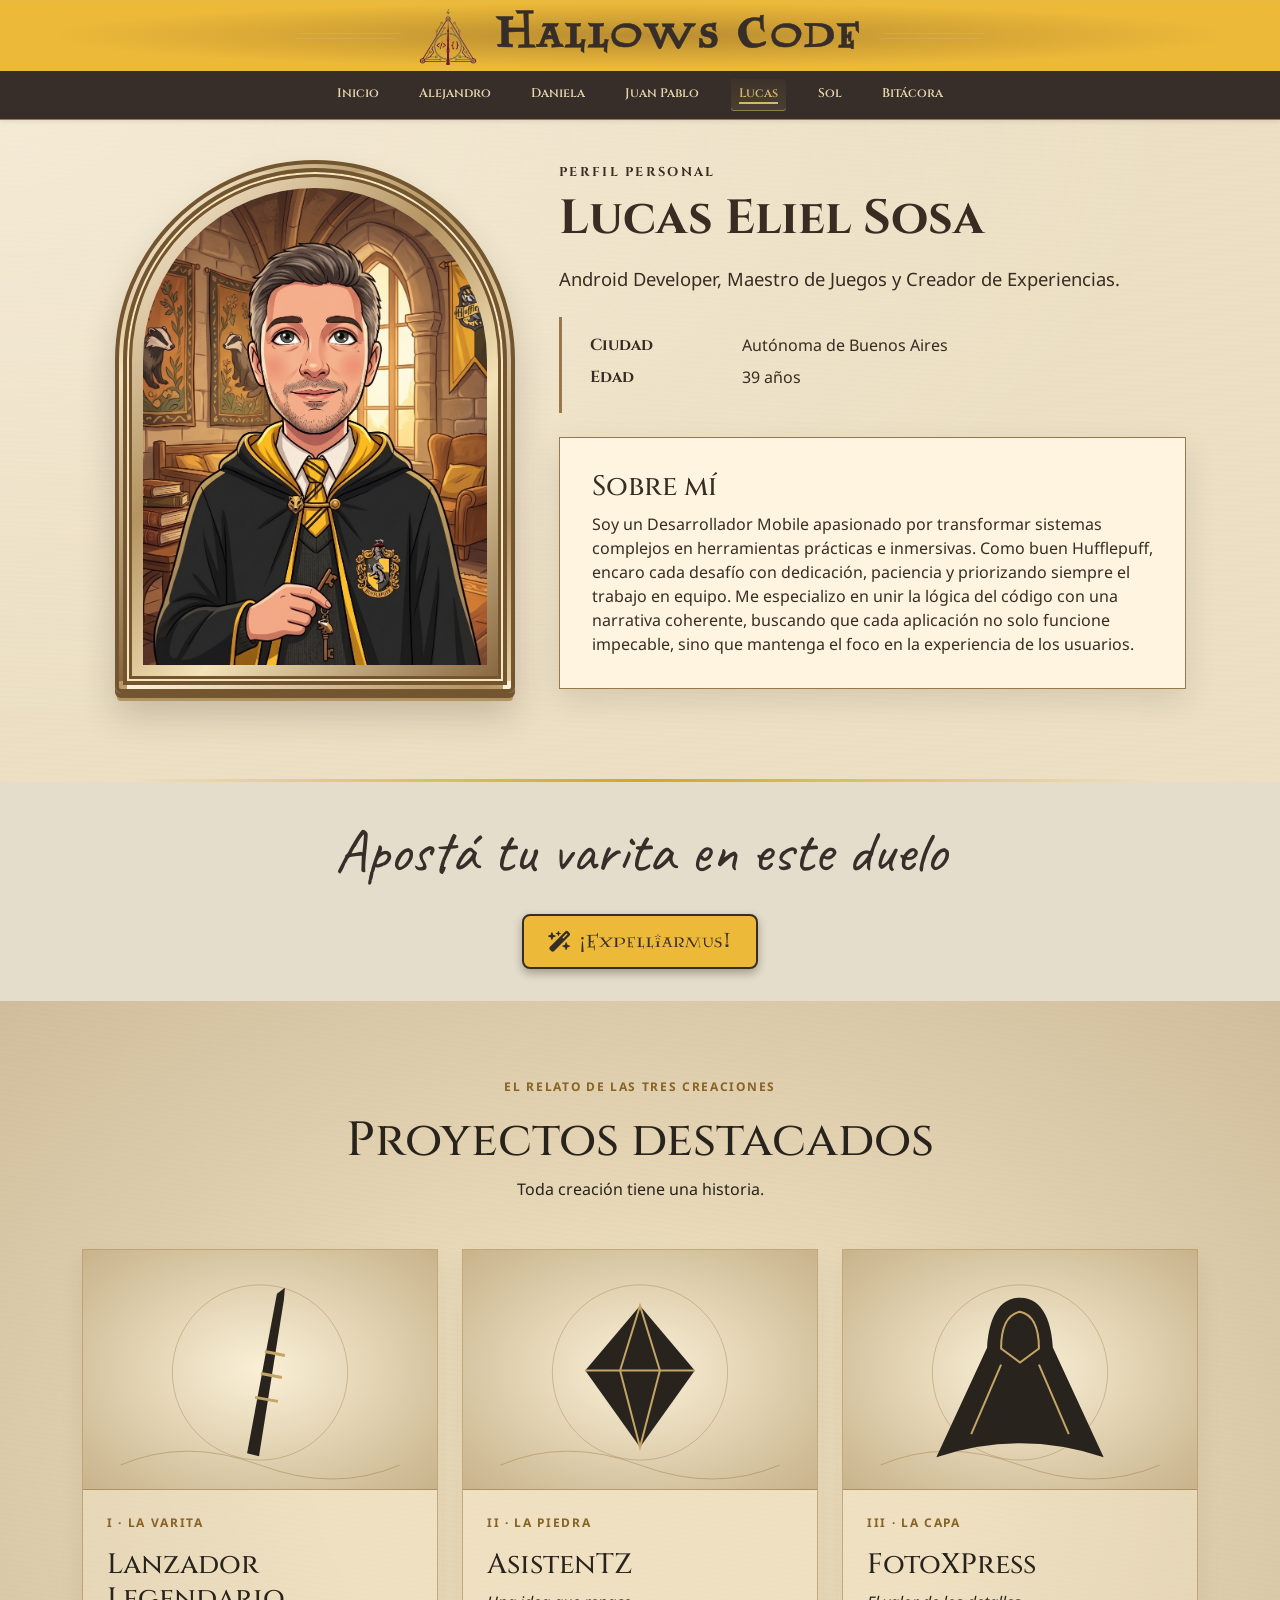
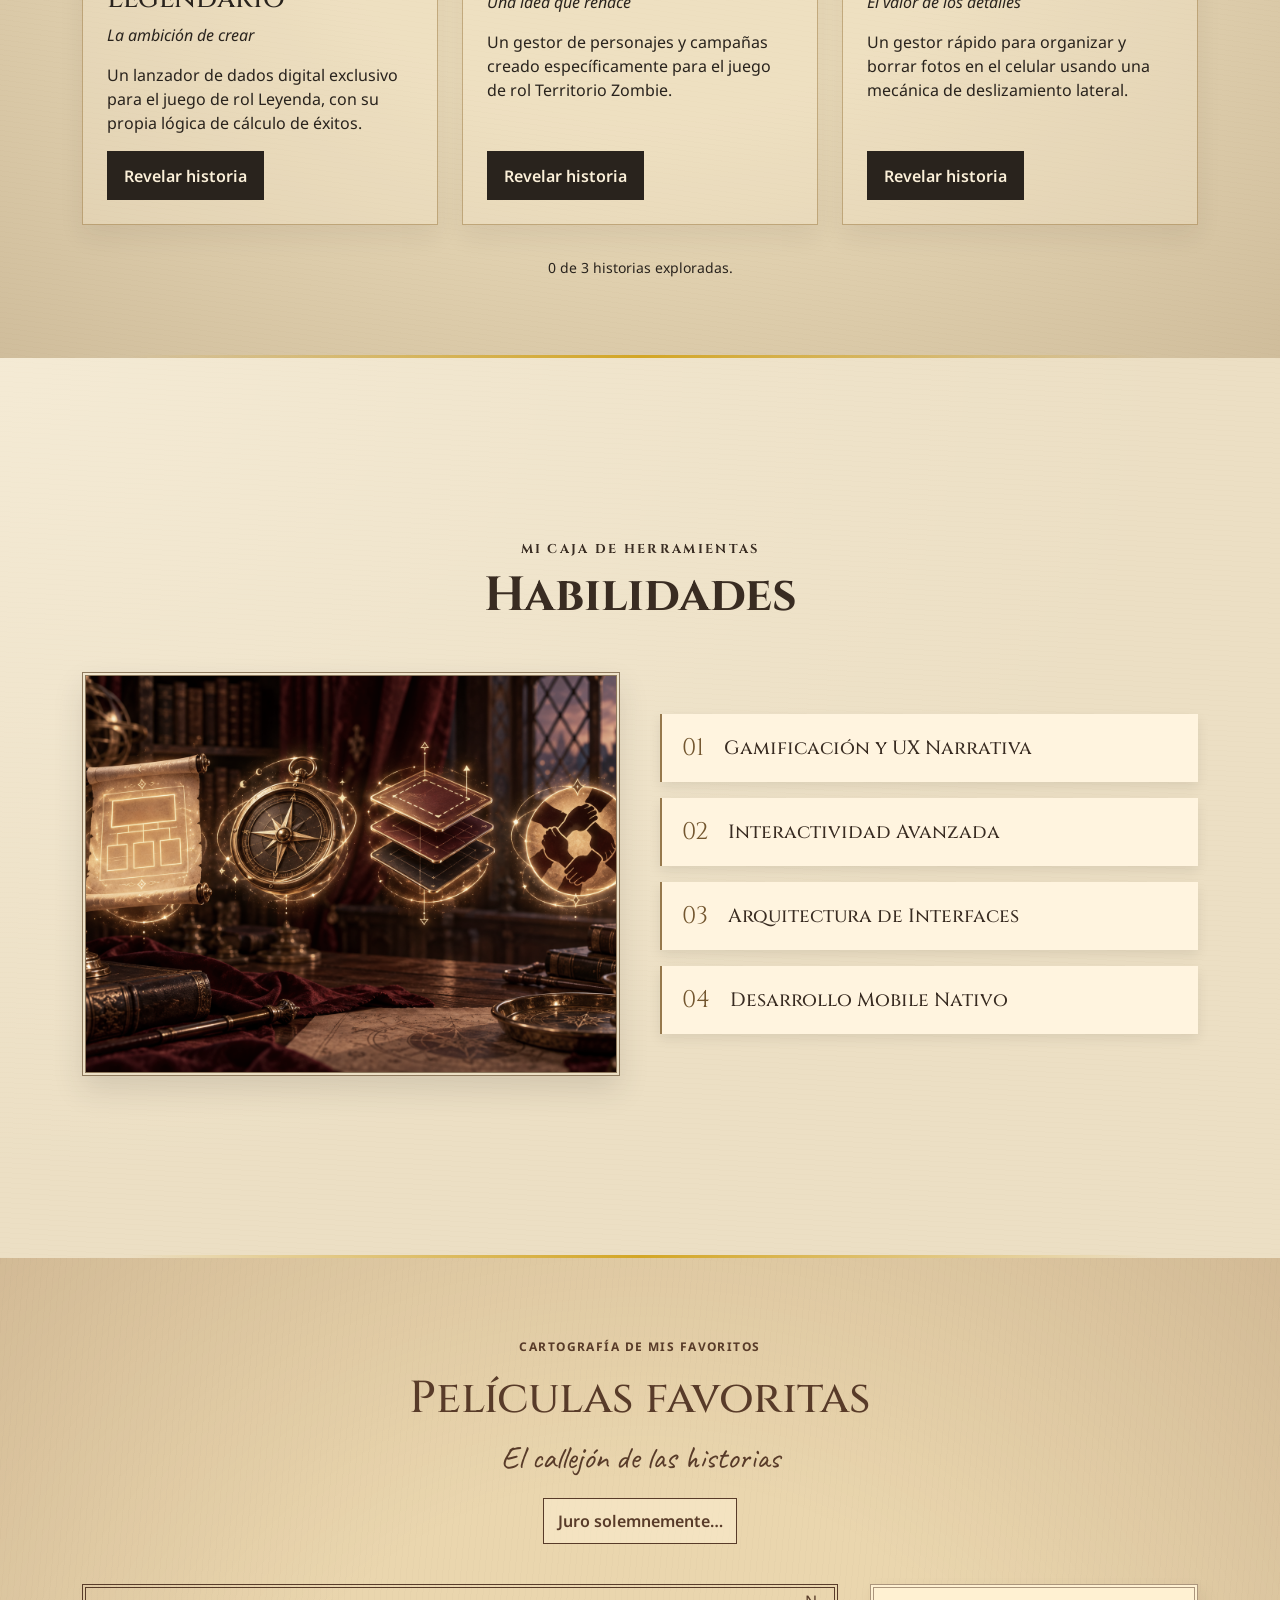
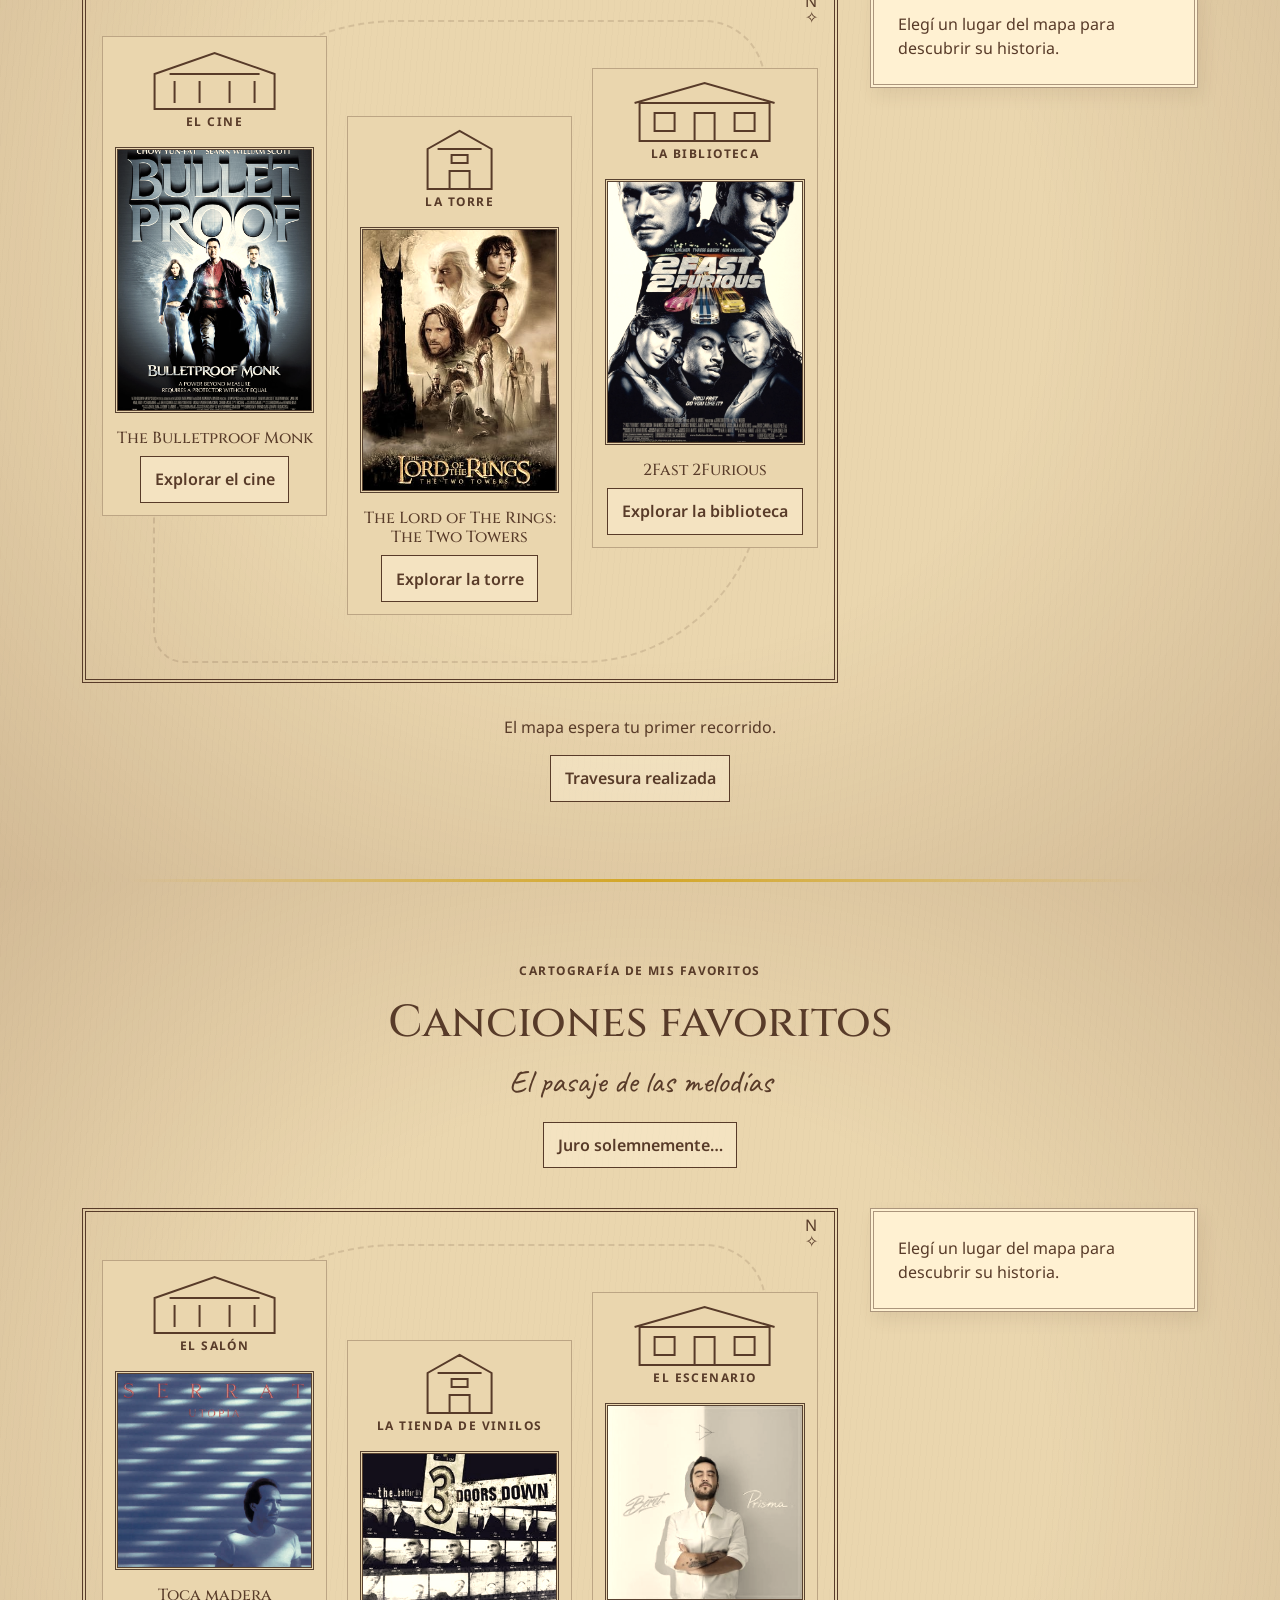
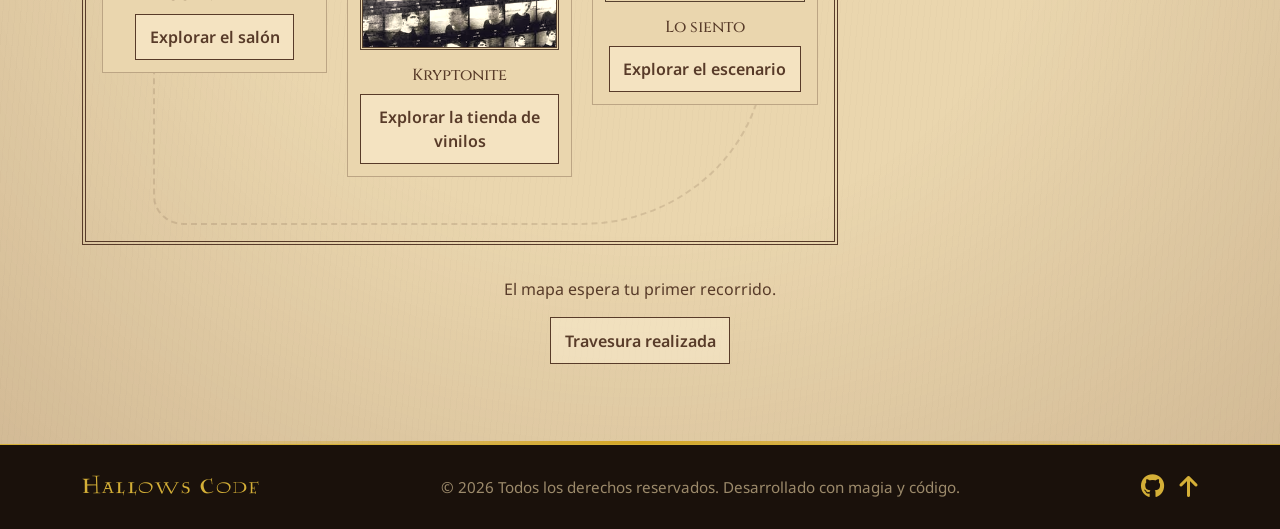
<file: pages/members/lucas.html>
<!doctype html>
<html lang="es">
  <head>
    <meta charset="UTF-8" />
    <meta http-equiv="X-UA-Compatible" content="IE=edge" />
    <meta name="viewport" content="width=device-width, initial-scale=1.0" />
    <meta name="description" content="Hallows Code" />
    <meta name="keywords" content="" />
    <title>Hallows Code: Lucas</title>

    <!-- BOOTSTRAP -->
    <link
      href="https://cdn.jsdelivr.net/npm/bootstrap@5.3.0-alpha1/dist/css/bootstrap.min.css"
      rel="stylesheet"
      integrity="sha384-GLhlTQ8iRABdZLl6O3oVMWSktQOp6b7In1Zl3/Jr59b6EGGoI1aFkw7cmDA6j6gD"
      crossorigin="anonymous"
    />
    <!-- CSS -->
    <link rel="stylesheet" href="../../css/style.css" />
    <!-- FONT AWESOME -->
    <link
      rel="stylesheet"
      href="https://cdnjs.cloudflare.com/ajax/libs/font-awesome/6.2.1/css/all.min.css"
      integrity="sha512-MV7K8+y+gLIBoVD59lQIYicR65iaqukzvf/nwasF0nqhPay5w/9lJmVM2hMDcnK1OnMGCdVK+iQrJ7lzPJQd1w=="
      crossorigin="anonymous"
      referrerpolicy="no-referrer"
    />
    <!-- GOOGLE FONTS -->
    <link rel="preconnect" href="https://fonts.googleapis.com" />
    <link rel="preconnect" href="https://fonts.gstatic.com" crossorigin />
    <link
      href="https://fonts.googleapis.com/css2?family=Caveat:wght@400..700&family=Cinzel:wght@400..900&family=Noto+Sans:ital,wght@0,100..900;1,100..900&display=swap"
      rel="stylesheet"
    />
    <!-- FAVICON -->
    <link
      rel="icon"
      type="image/png"
      href="../../img/alejandro-hallows-logo.png"
    />
  </head>

  <body class="hufflepuff">
    <header class="sticky-top shadow-sm header-hallows">
      <!-- BANNER SUPERIOR -->
      <div class="hallows-banner bg-hufflepuff">
        <div class="container">
          <a
            class="hallows-marca"
            href="../../index.html"
            aria-label="Hallows Code — ir al inicio"
          >
            <img
              class="hallows-logo"
              src="../../img/alejandro-hallows-logo.png"
              alt=""
              width="776"
              height="779"
            />
            <span class="hallows-textos">
              <span class="hallows-titulo hufflepuff-secondary"
                >Hallows Code</span
              >
            </span>
          </a>
        </div>
      </div>

      <!-- NAVBAR DE NAVEGACIÓN -->
      <nav
        class="navbar navbar-expand-lg py-2 bg-hufflepuff2"
        aria-label="Navegación principal"
      >
        <div class="container bg-hufflepuff2">
          <!-- BOTÓN HAMBURGUESA (MOBILE) -->
          <button
            class="navbar-toggler border-0 ms-auto"
            type="button"
            data-bs-toggle="collapse"
            data-bs-target="#navbarNav"
            aria-controls="navbarNav"
            aria-expanded="false"
            aria-label="Abrir o cerrar navegación"
          >
            <i class="fa-solid fa-bars icono-hamburguesa fs-3"></i>
          </button>

          <!-- LINKS DE NAVEGACIÓN -->
          <div
            class="collapse navbar-collapse justify-content-center bg-hufflepuff2"
            id="navbarNav"
          >
            <ul class="navbar-nav gap-2 gap-lg-4 text-center">
              <li class="nav-item">
                <a href="../../index.html" class="nav-link">Inicio</a>
              </li>
              <li class="nav-item">
                <a href="./alejandro.html" class="nav-link">Alejandro</a>
              </li>
              <li class="nav-item">
                <a href="./daniela.html" class="nav-link">Daniela</a>
              </li>
              <li class="nav-item">
                <a href="./juanpablo.html" class="nav-link">Juan Pablo</a>
              </li>
              <li class="nav-item">
                <a
                  href="./lucas.html"
                  class="nav-link active"
                  aria-current="page"
                  >Lucas</a
                >
              </li>
              <li class="nav-item">
                <a href="./sol.html" class="nav-link">Sol</a>
              </li>
              <li class="nav-item">
                <a href="../logbook/bitacora.html" class="nav-link">Bitácora</a>
              </li>
            </ul>
          </div>
        </div>
      </nav>
    </header>

    <main class="perfil-lucas">
      <section
        id="perfil"
        class="perfil-seccion container-fluid perfil-editorial"
        aria-labelledby="perfil-lucas"
      >
        <div class="container">
          <div class="row g-5 align-items-center">
            <div class="col-12 col-md-5 text-center">
              <img
                src="../../img/lucas.jpg"
                alt="Foto de Lucas"
                class="perfil-foto"
              />
            </div>

            <div class="col-12 col-md-7">
              <p class="perfil-intro mb-2">Perfil personal</p>
              <h1 id="perfil-lucas" class="title">Lucas Eliel Sosa</h1>
              <p class="subtitle">
                Android Developer, Maestro de Juegos y Creador de Experiencias.
              </p>

              <dl class="perfil-datos row mt-4 mb-0 py-3 ps-3">
                <dt class="col-sm-3">Ciudad</dt>
                <dd class="col-sm-9">Autónoma de Buenos Aires</dd>
                <dt class="col-sm-3">Edad</dt>
                <dd class="col-sm-9">39 años</dd>
              </dl>

              <article class="perfil-sobre mt-4">
                <h2 class="h3">Sobre mí</h2>
                <p class="mb-0">
                  Soy un Desarrollador Mobile apasionado por transformar
                  sistemas complejos en herramientas prácticas e inmersivas.
                  Como buen Hufflepuff, encaro cada desafío con dedicación,
                  paciencia y priorizando siempre el trabajo en equipo. Me
                  especializo en unir la lógica del código con una narrativa
                  coherente, buscando que cada aplicación no solo funcione
                  impecable, sino que mantenga el foco en la experiencia de los
                  usuarios.
                </p>
              </article>
            </div>
          </div>
        </div>
      </section>

      <!-- EXPELLIARMUS !!! -->

      <section class="seccion-always text-center my-4">
        <div class="container d-flex flex-column align-items-center">
          <p
            id="texto-duelo"
            class="mapa-subtitulo text-always-pregunta mb-3"
            style="color: var(--hufflepuff2)"
          >
            Apostá tu varita en este duelo
          </p>

          <button id="btn-hechizo" class="btn-magico mb-2">
            <i class="fa-solid fa-wand-magic-sparkles me-2"></i>¡Expelliarmus!
          </button>

          <div id="resultado-duelo" aria-live="polite">
            <h2 class="text-always-respuesta"></h2>
          </div>
        </div>
      </section>

      <section
        id="proyectos"
        class="perfil-seccion container-fluid reliquias"
        aria-labelledby="titulo-proyectos"
      >
        <div class="container">
          <header class="reliquias-encabezado">
            <p class="reliquias-capitulo">El relato de las tres creaciones</p>
            <h2 id="titulo-proyectos">Proyectos destacados</h2>
            <p>Toda creación tiene una historia.</p>
          </header>
          <div class="reliquias-tarjetas">
            <article class="reliquias-tarjeta" data-reliquia="varita">
              <svg
                class="reliquias-ilustracion"
                viewBox="0 0 320 240"
                role="img"
                aria-labelledby="imagen-varita"
              >
                <title id="imagen-varita">Silueta de la varita</title>
                <circle
                  cx="160"
                  cy="123"
                  r="88"
                  fill="none"
                  stroke="currentColor"
                  opacity=".3"
                />
                <path
                  d="M20 216q65-28 140 0t140 0"
                  fill="none"
                  stroke="currentColor"
                  opacity=".35"
                />
                <path d="M147 204 177 44 185 38 184 50 159 207Z" />
                <path
                  d="m165 102 20 4m-24 18 21 4m-27 20 23 4"
                  fill="none"
                  stroke="#c5a567"
                  stroke-width="3"
                />
              </svg>
              <img
                src="../../img/lucas-proyecto1.png"
                alt="Captura del proyecto Lanzador Legendario"
                class="reliquias-proyecto-img"
              />
              <div class="reliquias-cuerpo">
                <p class="reliquias-capitulo">I · La varita</p>
                <h3>Lanzador Legendario</h3>
                <p class="reliquias-subtitulo">La ambición de crear</p>
                <p>
                  Un lanzador de dados digital exclusivo para el juego de rol
                  Leyenda, con su propia lógica de cálculo de éxitos.
                </p>
                <button
                  type="button"
                  class="reliquias-boton"
                  aria-expanded="true"
                  aria-controls="historia-varita"
                  hidden
                >
                  Revelar historia
                </button>
              </div>
            </article>
            <article class="reliquias-tarjeta" data-reliquia="piedra">
              <svg
                class="reliquias-ilustracion"
                viewBox="0 0 320 240"
                role="img"
                aria-labelledby="imagen-piedra"
              >
                <title id="imagen-piedra">Silueta de la piedra</title>
                <circle
                  cx="160"
                  cy="123"
                  r="88"
                  fill="none"
                  stroke="currentColor"
                  opacity=".3"
                />
                <path
                  d="M20 216q65-28 140 0t140 0"
                  fill="none"
                  stroke="currentColor"
                  opacity=".35"
                />
                <path d="m160 56 55 65-55 77-55-77Z" />
                <path
                  d="m160 56 20 65-20 77-20-77Zm-55 65h110"
                  fill="none"
                  stroke="#c5a567"
                  stroke-width="2"
                />
              </svg>
              <img
                src="../../img/lucas-proyecto2.png"
                alt="Captura del proyecto AsistenTZ"
                class="reliquias-proyecto-img"
              />
              <div class="reliquias-cuerpo">
                <p class="reliquias-capitulo">II · La piedra</p>
                <h3>AsistenTZ</h3>
                <p class="reliquias-subtitulo">Una idea que renace</p>
                <p>
                  Un gestor de personajes y campañas creado específicamente para
                  el juego de rol Territorio Zombie.
                </p>
                <button
                  type="button"
                  class="reliquias-boton"
                  aria-expanded="true"
                  aria-controls="historia-piedra"
                  hidden
                >
                  Revelar historia
                </button>
              </div>
            </article>
            <article class="reliquias-tarjeta" data-reliquia="capa">
              <svg
                class="reliquias-ilustracion"
                viewBox="0 0 320 240"
                role="img"
                aria-labelledby="imagen-capa"
              >
                <title id="imagen-capa">Silueta de la capa</title>
                <circle
                  cx="160"
                  cy="123"
                  r="88"
                  fill="none"
                  stroke="currentColor"
                  opacity=".3"
                />
                <path
                  d="M20 216q65-28 140 0t140 0"
                  fill="none"
                  stroke="currentColor"
                  opacity=".35"
                />
                <path
                  d="M160 48c-25 0-32 29-33 50l-51 110q84-28 168 0L193 98c-1-21-8-50-33-50Z"
                />
                <path
                  d="M160 62q-19 4-19 37l19 14 19-14q0-33-19-37Zm-19 53-30 70m68-70 30 70"
                  fill="none"
                  stroke="#c5a567"
                  stroke-width="2"
                />
              </svg>
              <img
                src="../../img/lucas-proyecto3.png"
                alt="Captura del proyecto FotoXPress"
                class="reliquias-proyecto-img"
              />
              <div class="reliquias-cuerpo">
                <p class="reliquias-capitulo">III · La capa</p>
                <h3>FotoXPress</h3>
                <p class="reliquias-subtitulo">El valor de los detalles</p>
                <p>
                  Un gestor rápido para organizar y borrar fotos en el celular
                  usando una mecánica de deslizamiento lateral.
                </p>
                <button
                  type="button"
                  class="reliquias-boton"
                  aria-expanded="true"
                  aria-controls="historia-capa"
                  hidden
                >
                  Revelar historia
                </button>
              </div>
            </article>
          </div>
          <div class="reliquias-historias">
            <article
              id="historia-varita"
              class="reliquias-historia"
              aria-labelledby="titulo-historia-varita"
              data-historia="varita"
            >
              <p class="reliquias-capitulo">La varita · Lanzador Legendario</p>
              <h3 id="titulo-historia-varita" tabindex="-1">
                Desafío y solución
              </h3>
              <p>
                Llevar las reglas del sistema Leyenda a una app nativa: el
                desafío fue implementar el cálculo de éxitos de los dados de
                forma fiel a las reglas, en una interfaz rápida, clara y
                divertida de usar.
              </p>
              <dl>
                <dt>Tecnologías</dt>
                <dd>Kotlin · Jetpack Compose · Android</dd>
                <dt>Mi aporte</dt>
                <dd>
                  Desarrollo completo de la aplicación: lógica de dados y
                  cálculo de éxitos, interfaz en Jetpack Compose y publicación
                  en Google Play.
                </dd>
                <dt>Demo y repositorio</dt>
                <dd>
                  <a
                    href="https://play.google.com/store/apps/details?id=com.rolesencia.lanzadr"
                    target="_blank"
                    rel="noopener noreferrer"
                  >
                    Disponible en Google Play
                  </a>
                </dd>
              </dl>
              <button type="button" class="reliquias-boton" data-cerrar hidden>
                Cerrar historia
              </button>
            </article>
            <article
              id="historia-piedra"
              class="reliquias-historia"
              aria-labelledby="titulo-historia-piedra"
              data-historia="piedra"
            >
              <p class="reliquias-capitulo">La piedra · AsistenTZ</p>
              <h3 id="titulo-historia-piedra" tabindex="-1">
                Aprendizaje y transformación
              </h3>
              <p>
                Convertir la organización de mis mesas de Territorio Zombie en
                una herramienta digital me enseñó a modelar personajes y
                campañas que evolucionan partida a partida.
              </p>
              <dl>
                <dt>Tecnologías</dt>
                <dd>Kotlin · Jetpack Compose · Room / SQLite</dd>
                <dt>Mi aporte</dt>
                <dd>
                  Diseño y desarrollo del gestor de personajes y campañas, y de
                  su modelo de datos persistente.
                </dd>
                <dt>Demo y repositorio</dt>
                <dd>Enlace disponible cuando se publique el proyecto.</dd>
              </dl>
              <button type="button" class="reliquias-boton" data-cerrar hidden>
                Cerrar historia
              </button>
            </article>
            <article
              id="historia-capa"
              class="reliquias-historia"
              aria-labelledby="titulo-historia-capa"
              data-historia="capa"
            >
              <p class="reliquias-capitulo">La capa · FotoXPress</p>
              <h3 id="titulo-historia-capa" tabindex="-1">
                Detalles y experiencia
              </h3>
              <p>
                La mejor experiencia está en el detalle: la mecánica de
                deslizamiento lateral convierte una tarea repetitiva en un gesto
                fluido, directo y natural.
              </p>
              <dl>
                <dt>Tecnologías</dt>
                <dd>Kotlin · Jetpack Compose</dd>
                <dt>Mi aporte</dt>
                <dd>
                  Desarrollo de la mecánica de gestos y de la experiencia de
                  usuario al organizar y borrar fotos.
                </dd>
                <dt>Demo y repositorio</dt>
                <dd>Enlace disponible cuando se publique el proyecto.</dd>
              </dl>
              <button type="button" class="reliquias-boton" data-cerrar hidden>
                Cerrar historia
              </button>
            </article>
          </div>
          <p class="reliquias-progreso" role="status" aria-live="polite" hidden>
            0 de 3 historias exploradas.
          </p>
          <div class="reliquias-final" hidden>
            <svg
              viewBox="0 0 120 120"
              width="96"
              height="96"
              aria-hidden="true"
            >
              <path d="M60 8 8 108h104Z M60 8v100" />
              <circle cx="60" cy="76" r="31" />
            </svg>
            <p>La verdadera magia está en lo que creamos.</p>
          </div>
        </div>
        <script src="../../js/proyectos-reliquias.js" defer></script>
      </section>

      <section
        id="habilidades"
        class="perfil-seccion container-fluid perfil-editorial"
        aria-labelledby="titulo-habilidades"
      >
        <div class="container">
          <div class="text-center mb-5">
            <p class="perfil-intro mb-2">Mi caja de herramientas</p>
            <h2 id="titulo-habilidades" class="title">Habilidades</h2>
          </div>
          <div class="habilidades-composicion">
            <img
              src="../../img/perfil-habilidades.png"
              alt="Símbolos mágicos que representan habilidades de desarrollo web"
              class="perfil-imagen-seccion"
              loading="lazy"
            />
            <ul class="habilidades-lista">
              <li class="perfil-habilidad">
                <span class="habilidad-numero" aria-hidden="true">01</span>
                <h3>Gamificación y UX Narrativa</h3>
              </li>
              <li class="perfil-habilidad">
                <span class="habilidad-numero" aria-hidden="true">02</span>
                <h3>Interactividad Avanzada</h3>
              </li>
              <li class="perfil-habilidad">
                <span class="habilidad-numero" aria-hidden="true">03</span>
                <h3>Arquitectura de Interfaces</h3>
              </li>
              <li class="perfil-habilidad">
                <span class="habilidad-numero" aria-hidden="true">04</span>
                <h3>Desarrollo Mobile Nativo</h3>
              </li>
            </ul>
          </div>
        </div>
      </section>

      <section
        id="peliculas"
        class="perfil-seccion container-fluid mapa-favoritos"
        aria-labelledby="titulo-peliculas"
      >
        <div class="container">
          <header class="mapa-cabecera">
            <p class="mapa-leyenda">Cartografía de mis favoritos</p>
            <h2 id="titulo-peliculas">Películas favoritas</h2>
            <p class="mapa-subtitulo">El callejón de las historias</p>
            <button
              type="button"
              class="mapa-boton"
              data-abrir-mapa
              aria-controls="plano-peliculas"
              aria-expanded="false"
              hidden
            >
              Juro solemnemente…
            </button>
          </header>
          <div class="mapa-distribucion">
            <div class="mapa-plano" id="plano-peliculas">
              <span class="mapa-brujula" aria-hidden="true">N<br />✧</span>
              <div class="mapa-camino" aria-hidden="true"></div>
              <article class="mapa-lugar" data-lugar="1">
                <svg
                  class="mapa-edificio"
                  viewBox="0 0 160 64"
                  aria-hidden="true"
                >
                  <path
                    d="M20 60V25L80 4l60 21v35ZM35 25h90M40 32v22m25-22v22m30-22v22m25-22v22"
                  />
                </svg>
                <p class="mapa-leyenda">El cine</p>
                <img
                  src="../../img/lucas-pelicula1.jpg"
                  alt="Ilustración provisional de cine"
                  class="mapa-portada"
                  loading="lazy"
                  width="320"
                  height="220"
                />
                <h3>The Bulletproof Monk</h3>
                <button
                  type="button"
                  class="mapa-boton"
                  data-visitar
                  aria-expanded="true"
                  aria-controls="ficha-peliculas-1"
                  hidden
                >
                  Explorar el cine
                </button>
                <span class="mapa-huellas" aria-hidden="true"
                  ><span>👣</span><span>👣</span><span>👣</span></span
                >
              </article>
              <article class="mapa-lugar" data-lugar="2">
                <svg
                  class="mapa-edificio"
                  viewBox="0 0 160 64"
                  aria-hidden="true"
                >
                  <path
                    d="M48 60V20L80 2l32 18v40ZM58 20h44M70 60V42h20v18M72 26h16v8H72Z"
                  />
                </svg>
                <p class="mapa-leyenda">La torre</p>
                <img
                  src="../../img/lucas-pelicula3.jfif"
                  alt="Ilustración provisional de cine"
                  class="mapa-portada"
                  loading="lazy"
                  width="320"
                  height="220"
                />
                <h3>The Lord of The Rings: The Two Towers</h3>
                <button
                  type="button"
                  class="mapa-boton"
                  data-visitar
                  aria-expanded="true"
                  aria-controls="ficha-peliculas-2"
                  hidden
                >
                  Explorar la torre
                </button>
                <span class="mapa-huellas" aria-hidden="true"
                  ><span>👣</span><span>👣</span><span>👣</span></span
                >
              </article>
              <article class="mapa-lugar" data-lugar="3">
                <svg
                  class="mapa-edificio"
                  viewBox="0 0 160 64"
                  aria-hidden="true"
                >
                  <path
                    d="M15 60V22h130v38ZM10 22 80 2l70 20M30 32h20v18H30Zm40 28V32h20v28m20-28h20v18h-20Z"
                  />
                </svg>
                <p class="mapa-leyenda">La biblioteca</p>
                <img
                  src="../../img/lucas-pelicula2.jpg"
                  alt="Ilustración provisional de cine"
                  class="mapa-portada"
                  loading="lazy"
                  width="320"
                  height="220"
                />
                <h3>2Fast 2Furious</h3>
                <button
                  type="button"
                  class="mapa-boton"
                  data-visitar
                  aria-expanded="true"
                  aria-controls="ficha-peliculas-3"
                  hidden
                >
                  Explorar la biblioteca
                </button>
                <span class="mapa-huellas" aria-hidden="true"
                  ><span>👣</span><span>👣</span><span>👣</span></span
                >
              </article>
            </div>
            <div class="mapa-fichas">
              <p class="mapa-invitacion" hidden>
                Elegí un lugar del mapa para descubrir su historia.
              </p>
              <article class="mapa-ficha" id="ficha-peliculas-1">
                <p class="mapa-leyenda">El cine · Archivo 01</p>
                <h3 tabindex="-1">The Bulletproof Monk</h3>
                <dl>
                  <dt>Director</dt>
                  <dd>Paul Hunter</dd>
                  <dt>Año</dt>
                  <dd>2003</dd>
                  <dt>Género</dt>
                  <dd>Acción / Buddy Film / Artes Marciales / Fantasía</dd>
                  <dt>Por qué me gusta</dt>
                  <dd>
                    A veces las películas de artes marciales pecan de no tener
                    una buena historia. En este caso siento que esta historia es
                    súper entretenida. Vemos una dinámica espectacular que
                    incorpora mística y una narrativa atrapante con profecías,
                    mientras la comedia y la acción constante logran que todas
                    las piezas encajen perfecto.
                  </dd>
                </dl>
                <button
                  type="button"
                  class="mapa-boton"
                  data-cerrar-ficha
                  hidden
                >
                  Cerrar ficha
                </button>
              </article>
              <article class="mapa-ficha" id="ficha-peliculas-2">
                <p class="mapa-leyenda">La torre · Archivo 02</p>
                <h3 tabindex="-1">The Lord of The Rings: The Two Towers</h3>
                <dl>
                  <dt>Director</dt>
                  <dd>Peter Jackson</dd>
                  <dt>Año</dt>
                  <dd>2002</dd>
                  <dt>Género</dt>
                  <dd>Fantasía / Aventura</dd>
                  <dt>Por qué me gusta</dt>
                  <dd>
                    La verdad que de toda la saga, esta tiene la narrativa más
                    espectacular. Me encanta cómo divide el foco de los
                    protagonistas sin que pierdas la inmersión; pasás de vivir
                    hazañas épicas en el Abismo de Helm a la tensión del viaje
                    de Frodo, manteniendo siempre un hilo conductor tremendo.
                    Pero ESA BATALLA TUVO TODO. La música, la coreografía, la
                    tensión y el suspenso. Es una obra maestra.
                  </dd>
                </dl>
                <button
                  type="button"
                  class="mapa-boton"
                  data-cerrar-ficha
                  hidden
                >
                  Cerrar ficha
                </button>
              </article>
              <article class="mapa-ficha" id="ficha-peliculas-3">
                <p class="mapa-leyenda">La biblioteca · Archivo 03</p>
                <h3 tabindex="-1">2Fast 2Furious</h3>
                <dl>
                  <dt>Director</dt>
                  <dd>John Singleton</dd>
                  <dt>Año</dt>
                  <dd>2003</dd>
                  <dt>Género</dt>
                  <dd>Acción / Aventura / Crimen / Suspenso</dd>
                  <dt>Por qué me gusta</dt>
                  <dd>
                    Siempre me atrapó la movida de las carreras callejeras, en
                    gran parte por el auge que tenía la saga Need For Speed en
                    esa época. Más allá de la tremenda variedad de autos que
                    muestran, lo que realmente te engancha es la química y la
                    dinámica espectacular que se genera entre los protagonistas.
                  </dd>
                </dl>
                <button
                  type="button"
                  class="mapa-boton"
                  data-cerrar-ficha
                  hidden
                >
                  Cerrar ficha
                </button>
              </article>
            </div>
          </div>
          <footer class="mapa-pie">
            <p role="status" class="mapa-estado" hidden>
              El mapa espera tu primer recorrido.
            </p>
            <button type="button" class="mapa-boton" data-cerrar-mapa hidden>
              Travesura realizada
            </button>
          </footer>
        </div>
      </section>

      <section
        id="discos"
        class="perfil-seccion container-fluid mapa-favoritos"
        aria-labelledby="titulo-discos"
      >
        <div class="container">
          <header class="mapa-cabecera">
            <p class="mapa-leyenda">Cartografía de mis favoritos</p>
            <h2 id="titulo-discos">Canciones favoritos</h2>
            <p class="mapa-subtitulo">El pasaje de las melodías</p>
            <button
              type="button"
              class="mapa-boton"
              data-abrir-mapa
              aria-controls="plano-discos"
              aria-expanded="false"
              hidden
            >
              Juro solemnemente…
            </button>
          </header>
          <div class="mapa-distribucion">
            <div class="mapa-plano" id="plano-discos">
              <span class="mapa-brujula" aria-hidden="true">N<br />✧</span>
              <div class="mapa-camino" aria-hidden="true"></div>
              <article class="mapa-lugar" data-lugar="1">
                <svg
                  class="mapa-edificio"
                  viewBox="0 0 160 64"
                  aria-hidden="true"
                >
                  <path
                    d="M20 60V25L80 4l60 21v35ZM35 25h90M40 32v22m25-22v22m30-22v22m25-22v22"
                  />
                </svg>
                <p class="mapa-leyenda">El salón</p>
                <img
                  src="../../img/lucas-cancion1.jfif"
                  alt="Ilustración provisional de música"
                  class="mapa-portada"
                  loading="lazy"
                  width="320"
                  height="220"
                />
                <h3>Toca madera</h3>
                <button
                  type="button"
                  class="mapa-boton"
                  data-visitar
                  aria-expanded="true"
                  aria-controls="ficha-discos-1"
                  hidden
                >
                  Explorar el salón
                </button>
                <span class="mapa-huellas" aria-hidden="true"
                  ><span>👣</span><span>👣</span><span>👣</span></span
                >
              </article>
              <article class="mapa-lugar" data-lugar="2">
                <svg
                  class="mapa-edificio"
                  viewBox="0 0 160 64"
                  aria-hidden="true"
                >
                  <path
                    d="M48 60V20L80 2l32 18v40ZM58 20h44M70 60V42h20v18M72 26h16v8H72Z"
                  />
                </svg>
                <p class="mapa-leyenda">La tienda de vinilos</p>
                <img
                  src="../../img/lucas-cancion2.jfif"
                  alt="Ilustración provisional de música"
                  class="mapa-portada"
                  loading="lazy"
                  width="320"
                  height="220"
                />
                <h3>Kryptonite</h3>
                <button
                  type="button"
                  class="mapa-boton"
                  data-visitar
                  aria-expanded="true"
                  aria-controls="ficha-discos-2"
                  hidden
                >
                  Explorar la tienda de vinilos
                </button>
                <span class="mapa-huellas" aria-hidden="true"
                  ><span>👣</span><span>👣</span><span>👣</span></span
                >
              </article>
              <article class="mapa-lugar" data-lugar="3">
                <svg
                  class="mapa-edificio"
                  viewBox="0 0 160 64"
                  aria-hidden="true"
                >
                  <path
                    d="M15 60V22h130v38ZM10 22 80 2l70 20M30 32h20v18H30Zm40 28V32h20v28m20-28h20v18h-20Z"
                  />
                </svg>
                <p class="mapa-leyenda">El escenario</p>
                <img
                  src="../../img/lucas-cancion3.jfif"
                  alt="Ilustración provisional de música"
                  class="mapa-portada"
                  loading="lazy"
                  width="320"
                  height="220"
                />
                <h3>Lo siento</h3>
                <button
                  type="button"
                  class="mapa-boton"
                  data-visitar
                  aria-expanded="true"
                  aria-controls="ficha-discos-3"
                  hidden
                >
                  Explorar el escenario
                </button>
                <span class="mapa-huellas" aria-hidden="true"
                  ><span>👣</span><span>👣</span><span>👣</span></span
                >
              </article>
            </div>
            <div class="mapa-fichas">
              <p class="mapa-invitacion" hidden>
                Elegí un lugar del mapa para descubrir su historia.
              </p>
              <article class="mapa-ficha" id="ficha-discos-1">
                <p class="mapa-leyenda">El salón · Archivo 01</p>
                <h3 tabindex="-1">Toca madera</h3>
                <dl>
                  <dt>Artista</dt>
                  <dd>Joan Manuel Serrat</dd>
                  <dt>Año</dt>
                  <dd>1992</dd>
                  <dt>Género</dt>
                  <dd>Popular (Irónico)</dd>
                  <dt>Frase destacada</dt>
                  <dd>
                    Nada tienes que temer<br />
                    Al mal tiempo buena cara<br />
                    La Constitución te ampara<br />
                    La justicia te defiende<br />
                    La policía te guarda<br />
                    El sindicato te apoya<br />
                    El sistema te respalda<br />
                    Y los pajaritos cantan<br />
                    Y las nubes se levantan 🎶
                  </dd>
                </dl>
                <button
                  type="button"
                  class="mapa-boton"
                  data-cerrar-ficha
                  hidden
                >
                  Cerrar ficha
                </button>
              </article>
              <article class="mapa-ficha" id="ficha-discos-2">
                <p class="mapa-leyenda">La tienda de vinilos · Archivo 02</p>
                <h3 tabindex="-1">Kryptonite</h3>
                <dl>
                  <dt>Artista</dt>
                  <dd>3 Doors Down</dd>
                  <dt>Año</dt>
                  <dd>2000</dd>
                  <dt>Género</dt>
                  <dd>Post-grunge / Rock</dd>
                  <dt>Frase destacada</dt>
                  <dd>
                    If I go crazy, then will you still call me Superman? 🎶
                  </dd>
                </dl>
                <button
                  type="button"
                  class="mapa-boton"
                  data-cerrar-ficha
                  hidden
                >
                  Cerrar ficha
                </button>
              </article>
              <article class="mapa-ficha" id="ficha-discos-3">
                <p class="mapa-leyenda">El escenario · Archivo 03</p>
                <h3 tabindex="-1">Lo siento</h3>
                <dl>
                  <dt>Artista</dt>
                  <dd>Beret</dd>
                  <dt>Año</dt>
                  <dd>2019</dd>
                  <dt>Género</dt>
                  <dd>Pop Latino / Balada Pop / Pop Urbano</dd>
                  <dt>Frase destacada</dt>
                  <dd>
                    No luchar por lo que quieres solo tiene un nombre y se llama
                    perder 🎶
                  </dd>
                </dl>
                <button
                  type="button"
                  class="mapa-boton"
                  data-cerrar-ficha
                  hidden
                >
                  Cerrar ficha
                </button>
              </article>
            </div>
          </div>
          <footer class="mapa-pie">
            <p role="status" class="mapa-estado" hidden>
              El mapa espera tu primer recorrido.
            </p>
            <button type="button" class="mapa-boton" data-cerrar-mapa hidden>
              Travesura realizada
            </button>
          </footer>
        </div>
      </section>
      <script src="../../js/mapa-favoritos.js" defer></script>
    </main>

    <footer class="footer-hallows py-4 border-top">
      <div
        class="container d-flex flex-column flex-md-row justify-content-between align-items-center gap-3"
      >
        <div class="d-flex align-items-center gap-2">
          <span class="hallows-titulo-footer font-lumos fs-4 m-0"
            >Hallows Code</span
          >
        </div>

        <p class="m-0 text-center opacity-75 copyright-texto">
          © 2026 Todos los derechos reservados. Desarrollado con magia y código.
        </p>

        <div class="d-flex gap-3">
          <a
            href="https://github.com/solprinz/tp1-grupo20/"
            target="_blank"
            class="footer-link-hallows"
            aria-label="GitHub"
          >
            <i class="fa-brands fa-github fs-4"></i>
          </a>
          <a href="#top" class="footer-link-hallows" aria-label="Volver arriba">
            <i class="fa-solid fa-arrow-up fs-4"></i>
          </a>
        </div>
      </div>
    </footer>

    <!-- JS DE BOOTSTRAP -->
    <script
      src="https://cdn.jsdelivr.net/npm/bootstrap@5.3.0-alpha1/dist/js/bootstrap.bundle.min.js"
      integrity="sha384-w76AqPfDkMBDXo30jS1Sgez6pr3x5MlQ1ZAGC+nuZB+EYdgRZgiwxhTBTkF7CXvN"
      crossorigin="anonymous"
    ></script>
    <!-- JS PROPIO -->
    <script src="../../js/main.js"></script>
    <script src="../../js/cursor.js"></script>
    <script src="../../js/header-hallows.js"></script>
  </body>
</html>
</file>
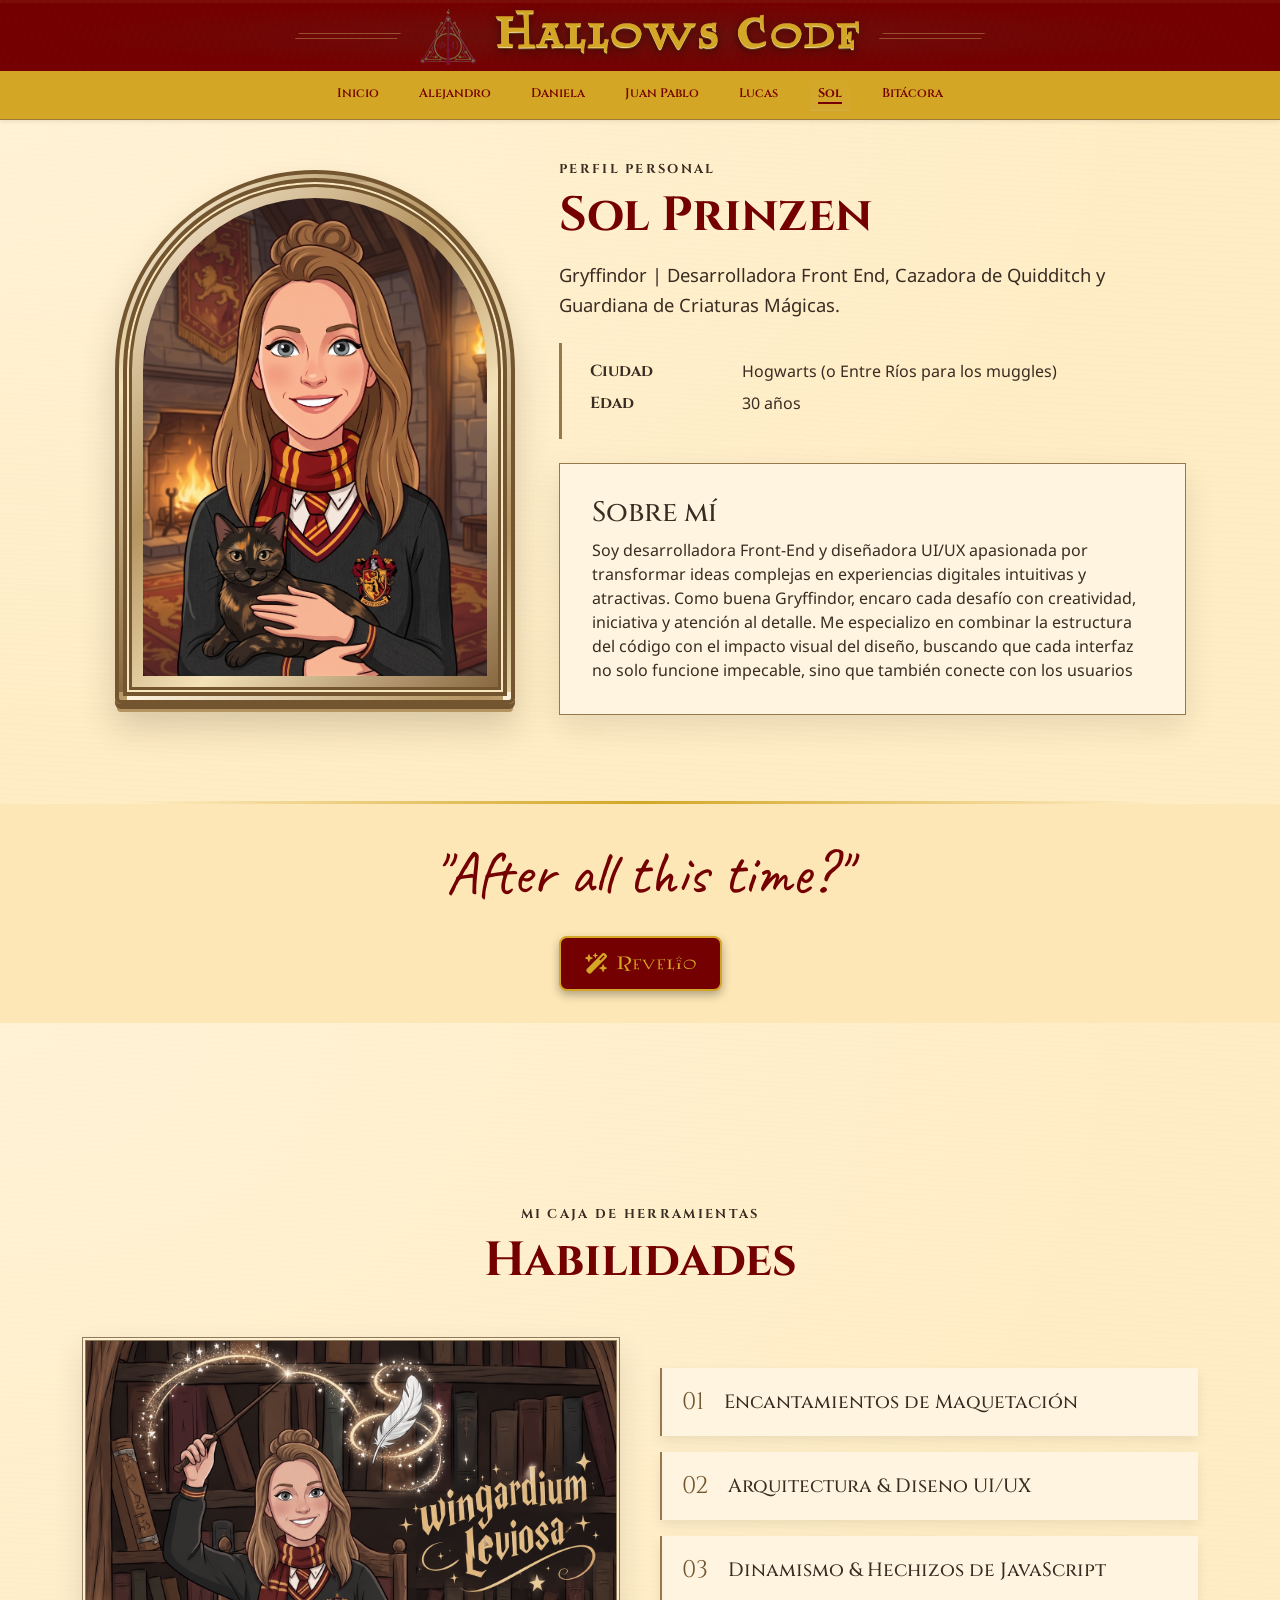
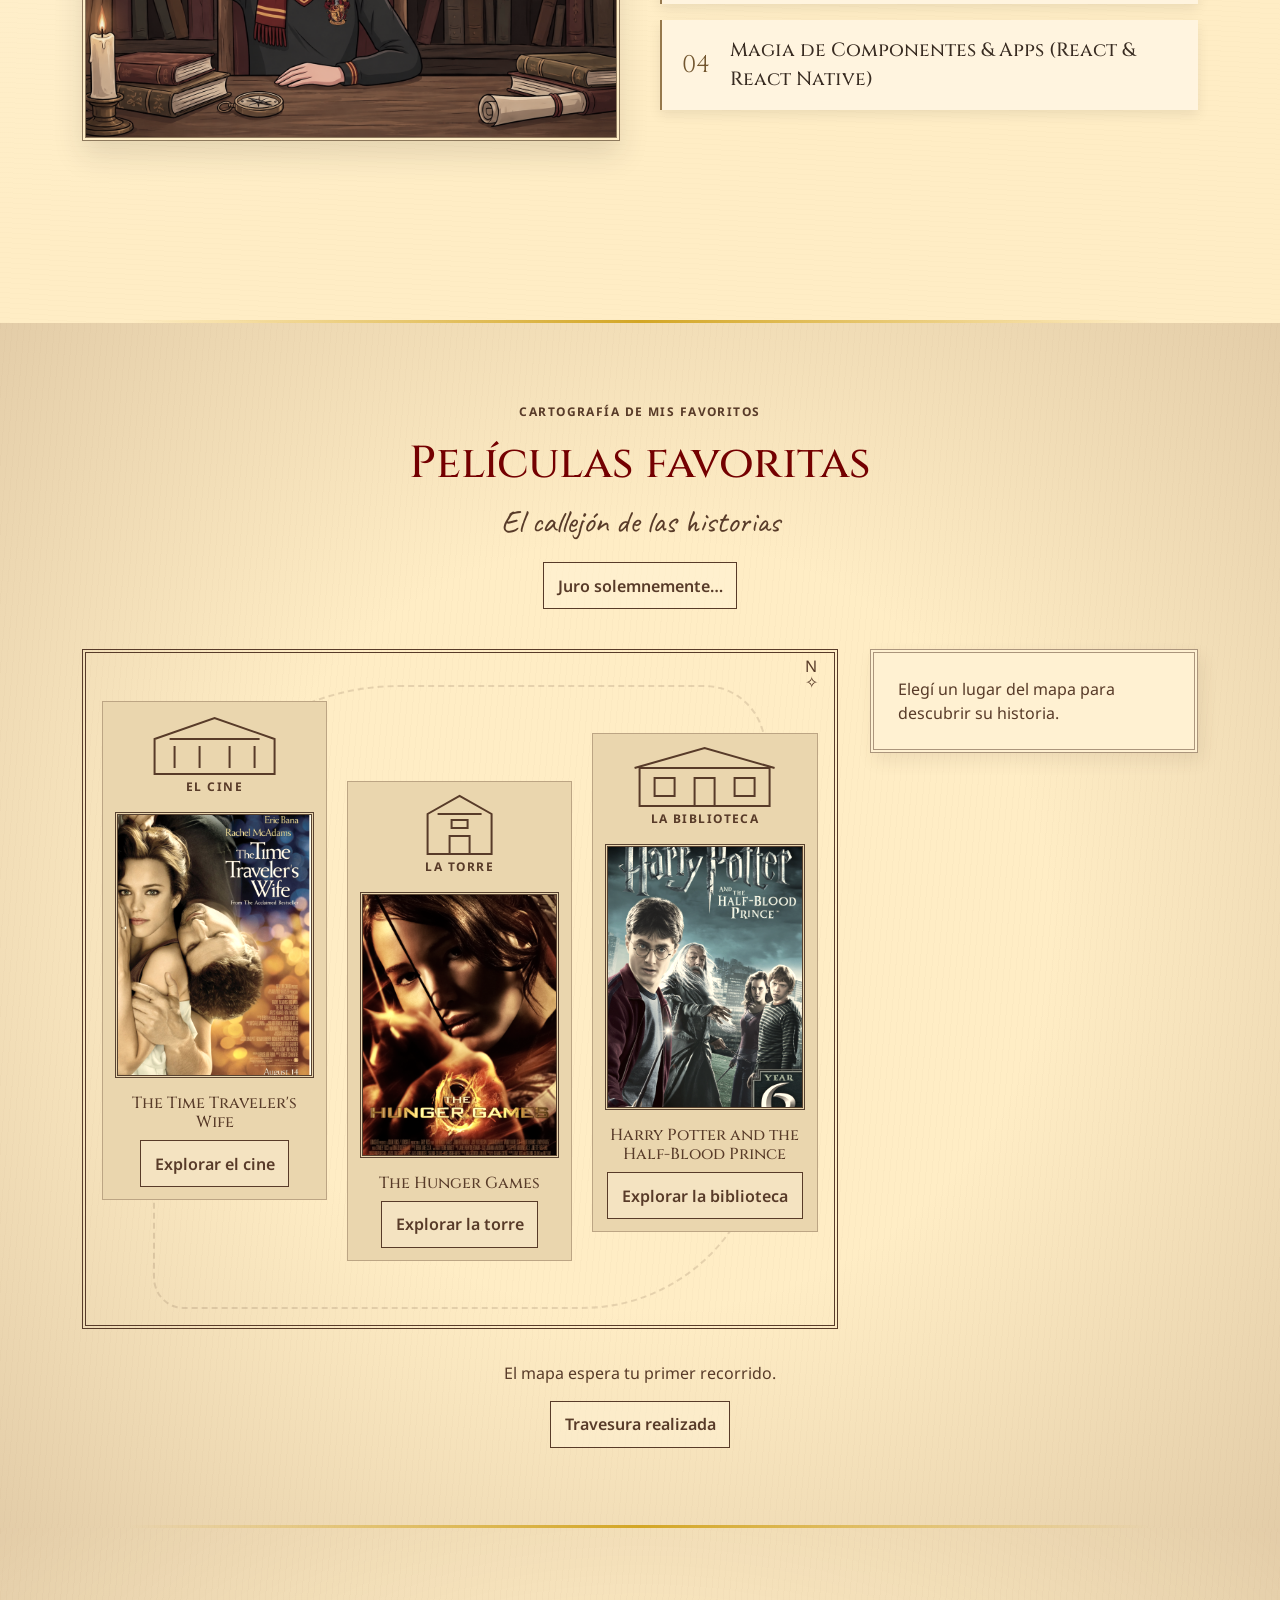
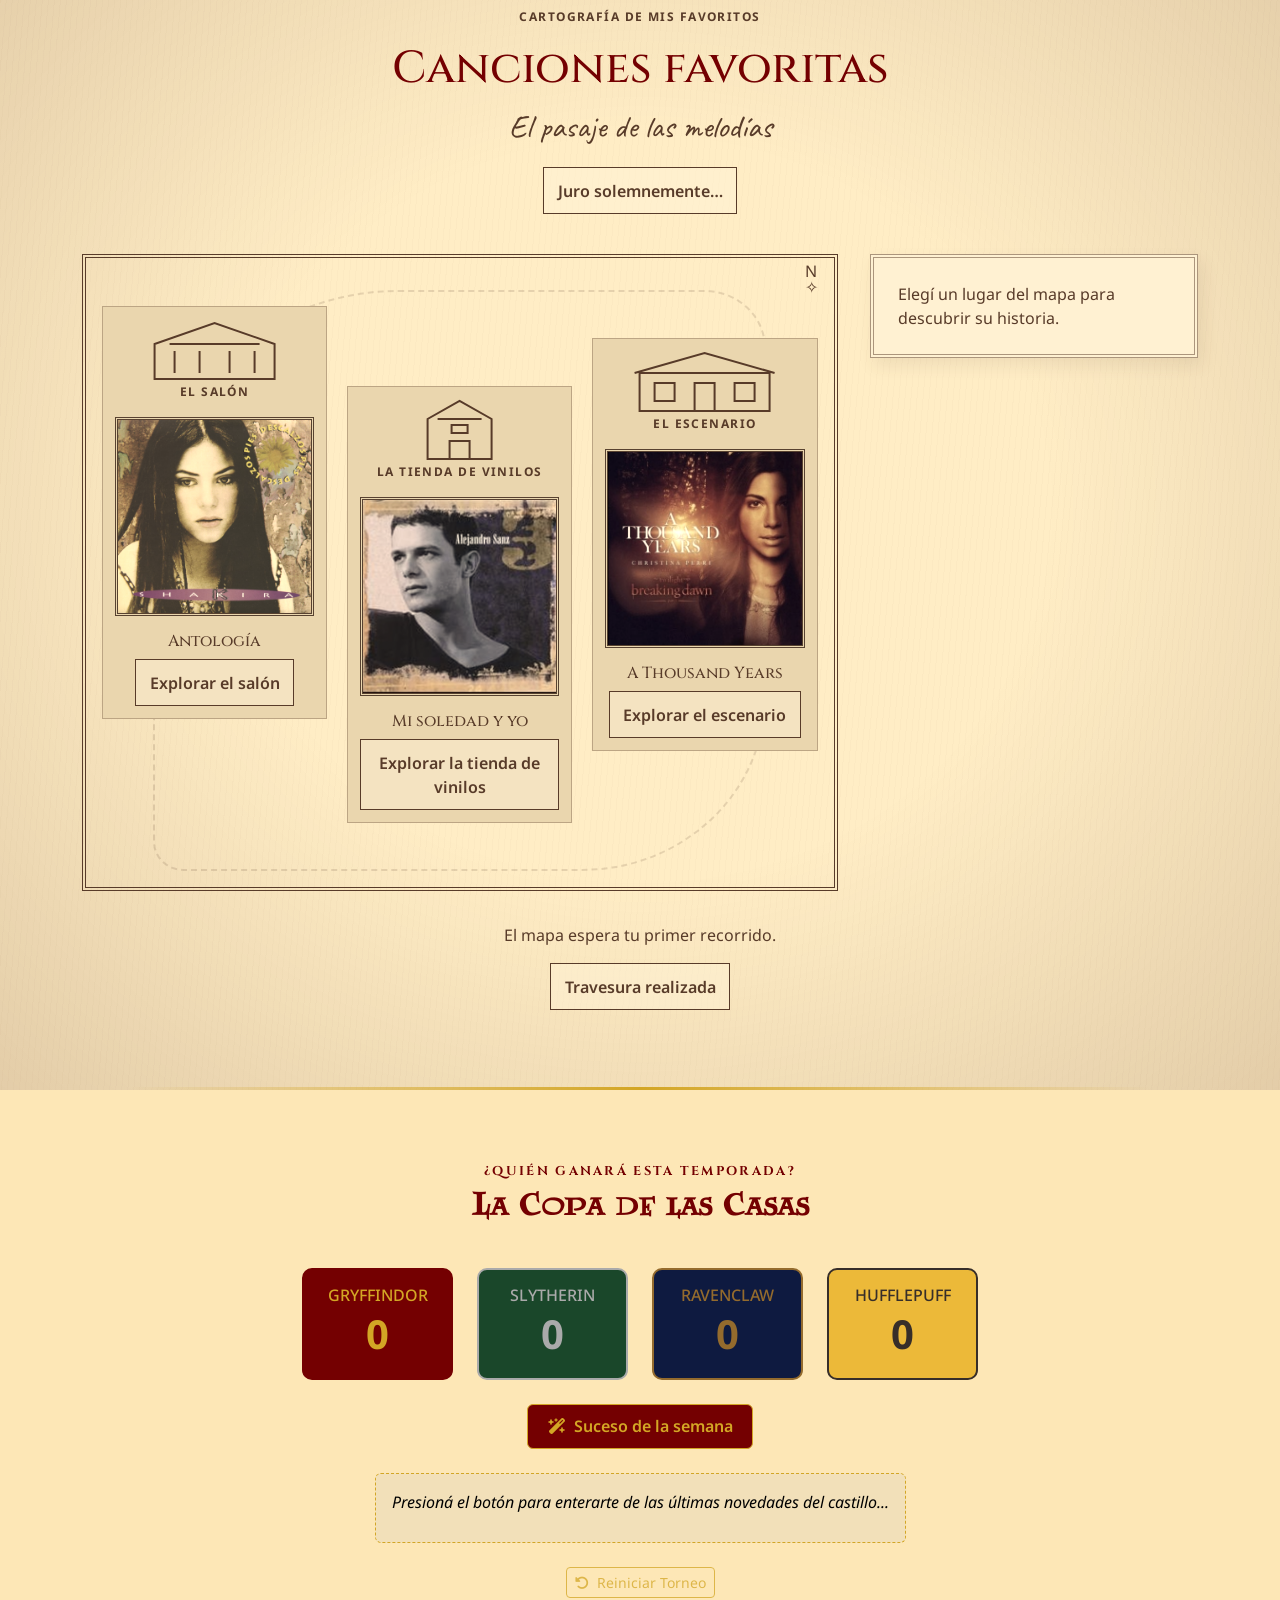
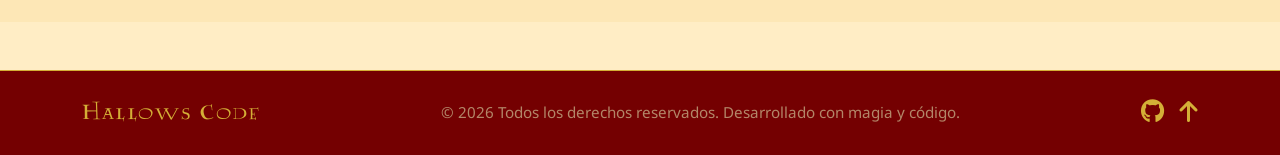
<file: pages/members/sol.html>
<!doctype html>
<html lang="es">
  <head>
    <meta charset="UTF-8" />
    <meta http-equiv="X-UA-Compatible" content="IE=edge" />
    <meta name="viewport" content="width=device-width, initial-scale=1.0" />
    <meta name="description" content="Hallows Code" />
    <meta
      name="keywords"
      content="Sol Prinzen, Gryffindor, Hallows Code, Copa de las Casas, Always, Patronus, Front End Developer, IFTS 29"
    />
    <title>Hallows Code: Sol</title>

    <!-- BOOTSTRAP -->
    <link
      href="https://cdn.jsdelivr.net/npm/bootstrap@5.3.0-alpha1/dist/css/bootstrap.min.css"
      rel="stylesheet"
      integrity="sha384-GLhlTQ8iRABdZLl6O3oVMWSktQOp6b7In1Zl3/Jr59b6EGGoI1aFkw7cmDA6j6gD"
      crossorigin="anonymous"
    />
    <!-- CSS -->
    <link rel="stylesheet" href="../../css/style.css" />
    <!-- FONT AWESOME -->
    <link
      rel="stylesheet"
      href="https://cdnjs.cloudflare.com/ajax/libs/font-awesome/6.2.1/css/all.min.css"
      integrity="sha512-MV7K8+y+gLIBoVD59lQIYicR65iaqukzvf/nwasF0nqhPay5w/9lJmVM2hMDcnK1OnMGCdVK+iQrJ7lzPJQd1w=="
      crossorigin="anonymous"
      referrerpolicy="no-referrer"
    />
    <!-- GOOGLE FONTS -->
    <link rel="preconnect" href="https://fonts.googleapis.com" />
    <link rel="preconnect" href="https://fonts.gstatic.com" crossorigin />
    <link
      href="https://fonts.googleapis.com/css2?family=Caveat:wght@400..700&family=Cinzel:wght@400..900&family=Noto+Sans:ital,wght@0,100..900;1,100..900&display=swap"
      rel="stylesheet"
    />
    <!-- FAVICON -->
    <link
      rel="icon"
      type="image/png"
      href="../../img/alejandro-hallows-logo.png"
    />
  </head>

  <body class="gryffindor bg-sol">
    <header class="sticky-top shadow-sm header-hallows">
      <!-- BANNER SUPERIOR -->
      <div class="hallows-banner bg-gryffindor">
        <div class="container">
          <a
            class="hallows-marca"
            href="../../index.html"
            aria-label="Hallows Code — ir al inicio"
          >
            <img
              class="hallows-logo"
              src="../../img/alejandro-hallows-logo.png"
              alt=""
              width="776"
              height="779"
            />
            <span class="hallows-textos">
              <span class="hallows-titulo gryffindor-secondary"
                >Hallows Code</span
              >
            </span>
          </a>
        </div>
      </div>

      <!-- NAVBAR DE NAVEGACIÓN -->
      <nav
        class="navbar navbar-expand-lg py-2 bg-gryffindor2"
        aria-label="Navegación principal"
      >
        <div class="container bg-gryffindor2">
          <!-- BOTÓN HAMBURGUESA (MOBILE) -->
          <button
            class="navbar-toggler border-0 ms-auto bg-gryffindor2"
            type="button"
            data-bs-toggle="collapse"
            data-bs-target="#navbarNav"
            aria-controls="navbarNav"
            aria-expanded="false"
            aria-label="Abrir o cerrar navegación"
          >
            <i class="fa-solid fa-bars icono-hamburguesa fs-3"></i>
          </button>

          <!-- LINKS DE NAVEGACIÓN -->
          <div
            class="collapse navbar-collapse justify-content-center bg-gryffindor2"
            id="navbarNav"
          >
            <ul class="navbar-nav gap-2 gap-lg-4 text-center bg-gryffindor2">
              <li class="nav-item">
                <a href="../../index.html" class="nav-link">Inicio</a>
              </li>
              <li class="nav-item">
                <a href="./alejandro.html" class="nav-link">Alejandro</a>
              </li>
              <li class="nav-item">
                <a href="./daniela.html" class="nav-link">Daniela</a>
              </li>
              <li class="nav-item">
                <a href="./juanpablo.html" class="nav-link">Juan Pablo</a>
              </li>
              <li class="nav-item">
                <a href="./lucas.html" class="nav-link">Lucas</a>
              </li>
              <li class="nav-item">
                <a href="./sol.html" class="nav-link active" aria-current="page"
                  >Sol</a
                >
              </li>
              <li class="nav-item">
                <a href="../logbook/bitacora.html" class="nav-link">Bitácora</a>
              </li>
            </ul>
          </div>
        </div>
      </nav>
    </header>

    <main class="perfil-sol">
      <section
        id="perfil"
        class="perfil-seccion container-fluid perfil-editorial bg-sol"
        aria-labelledby="perfil-sol"
      >
        <div class="container">
          <div class="row g-5 align-items-center">
            <div class="col-12 col-md-5 text-center">
              <img
                src="../../img/sol.jpg"
                alt="Foto de Sol"
                class="perfil-foto"
              />
            </div>

            <div class="col-12 col-md-7">
              <p class="perfil-intro mb-2">Perfil personal</p>
              <h1 id="perfil-sol" class="title gryffindor-primary">
                Sol Prinzen
              </h1>
              <p class="subtitle">
                Gryffindor | Desarrolladora Front End, Cazadora de Quidditch y
                Guardiana de Criaturas Mágicas.
              </p>

              <dl class="perfil-datos row mt-4 mb-0 py-3 ps-3">
                <dt class="col-sm-3">Ciudad</dt>
                <dd class="col-sm-9">
                  Hogwarts (o Entre Ríos para los muggles)
                </dd>
                <dt class="col-sm-3">Edad</dt>
                <dd class="col-sm-9">30 años</dd>
              </dl>

              <article class="perfil-sobre mt-4">
                <h2 class="h3">Sobre mí</h2>
                <p class="mb-0">
                  Soy desarrolladora Front-End y diseñadora UI/UX apasionada por
                  transformar ideas complejas en experiencias digitales
                  intuitivas y atractivas. Como buena Gryffindor, encaro cada
                  desafío con creatividad, iniciativa y atención al detalle. Me
                  especializo en combinar la estructura del código con el
                  impacto visual del diseño, buscando que cada interfaz no solo
                  funcione impecable, sino que también conecte con los usuarios
                </p>
              </article>
            </div>
          </div>
        </div>
      </section>

      <!-- ALWAYS !!! -->
      <section class="seccion-always text-center my-4">
        <div class="container d-flex flex-column align-items-center">
          <p class="mapa-subtitulo text-always-pregunta mb-3">
            "After all this time?"
          </p>

          <button id="btn-revelio-always" class="btn-revelio-always mb-2">
            <i class="fa-solid fa-wand-magic-sparkles me-2"></i>Revelio
          </button>

          <div id="escena-always" class="escena-always-container">
            <div class="patronus-animado-wrapper my-3">
              <img
                src="../../img/patronus-ciervo.png"
                alt="Patronus Ciervo"
                class="img-patronus-magico"
              />
            </div>

            <h2 class="text-always-respuesta">"Always."</h2>
          </div>
        </div>
      </section>

      <section
        id="habilidades"
        class="perfil-seccion container-fluid perfil-editorial bg-sol"
        aria-labelledby="titulo-habilidades"
      >
        <div class="container">
          <div class="text-center mb-5">
            <p class="perfil-intro mb-2">Mi caja de herramientas</p>
            <h2 id="titulo-habilidades" class="title gryffindor-primary">
              Habilidades
            </h2>
          </div>
          <div class="habilidades-composicion">
            <img
              src="../../img/sol-habilidades.jpg"
              alt="Avatar de Sol"
              class="perfil-imagen-seccion"
              loading="lazy"
            />
            <ul class="habilidades-lista">
              <li class="perfil-habilidad">
                <span class="habilidad-numero" aria-hidden="true">01</span>
                <h3>Encantamientos de Maquetación</h3>
              </li>
              <li class="perfil-habilidad">
                <span class="habilidad-numero" aria-hidden="true">02</span>
                <h3>Arquitectura & Diseno UI/UX</h3>
              </li>
              <li class="perfil-habilidad">
                <span class="habilidad-numero" aria-hidden="true">03</span>
                <h3>Dinamismo & Hechizos de JavaScript</h3>
              </li>
              <li class="perfil-habilidad">
                <span class="habilidad-numero" aria-hidden="true">04</span>
                <h3>Magia de Componentes & Apps (React & React Native)</h3>
              </li>
            </ul>
          </div>
        </div>
      </section>

      <section
        id="peliculas"
        class="perfil-seccion container-fluid mapa-favoritos bg-sol"
        aria-labelledby="titulo-peliculas"
      >
        <div class="container">
          <header class="mapa-cabecera">
            <p class="mapa-leyenda">Cartografía de mis favoritos</p>
            <h2 id="titulo-peliculas" class="gryffindor-primary">
              Películas favoritas
            </h2>
            <p class="mapa-subtitulo">El callejón de las historias</p>
            <button
              type="button"
              class="mapa-boton"
              data-abrir-mapa
              aria-controls="plano-peliculas"
              aria-expanded="false"
              hidden
            >
              Juro solemnemente…
            </button>
          </header>
          <div class="mapa-distribucion">
            <div class="mapa-plano" id="plano-peliculas">
              <span class="mapa-brujula" aria-hidden="true">N<br />✧</span>
              <div class="mapa-camino" aria-hidden="true"></div>
              <article class="mapa-lugar" data-lugar="1">
                <svg
                  class="mapa-edificio"
                  viewBox="0 0 160 64"
                  aria-hidden="true"
                >
                  <path
                    d="M20 60V25L80 4l60 21v35ZM35 25h90M40 32v22m25-22v22m30-22v22m25-22v22"
                  />
                </svg>
                <p class="mapa-leyenda">El cine</p>
                <img
                  src="../../img/sol-pelicula1.png"
                  alt="Portada de película 'The Time Traveler's Wife'"
                  class="mapa-portada"
                  loading="lazy"
                  width="320"
                  height="220"
                />
                <h3>The Time Traveler's Wife</h3>
                <button
                  type="button"
                  class="mapa-boton"
                  data-visitar
                  aria-expanded="true"
                  aria-controls="ficha-peliculas-1"
                  hidden
                >
                  Explorar el cine
                </button>
                <span class="mapa-huellas" aria-hidden="true"
                  ><span>👣</span><span>👣</span><span>👣</span></span
                >
              </article>
              <article class="mapa-lugar" data-lugar="2">
                <svg
                  class="mapa-edificio"
                  viewBox="0 0 160 64"
                  aria-hidden="true"
                >
                  <path
                    d="M48 60V20L80 2l32 18v40ZM58 20h44M70 60V42h20v18M72 26h16v8H72Z"
                  />
                </svg>
                <p class="mapa-leyenda">La torre</p>
                <img
                  src="../../img/sol-pelicula2.png"
                  alt="Portada de película 'The Hunger Games'"
                  class="mapa-portada"
                  loading="lazy"
                  width="320"
                  height="220"
                />
                <h3>The Hunger Games</h3>
                <button
                  type="button"
                  class="mapa-boton"
                  data-visitar
                  aria-expanded="true"
                  aria-controls="ficha-peliculas-2"
                  hidden
                >
                  Explorar la torre
                </button>
                <span class="mapa-huellas" aria-hidden="true"
                  ><span>👣</span><span>👣</span><span>👣</span></span
                >
              </article>
              <article class="mapa-lugar" data-lugar="3">
                <svg
                  class="mapa-edificio"
                  viewBox="0 0 160 64"
                  aria-hidden="true"
                >
                  <path
                    d="M15 60V22h130v38ZM10 22 80 2l70 20M30 32h20v18H30Zm40 28V32h20v28m20-28h20v18h-20Z"
                  />
                </svg>
                <p class="mapa-leyenda">La biblioteca</p>
                <img
                  src="../../img/sol-pelicula3.png"
                  alt="Portada de película 'Harry Potter and the Half-Blood Prince'"
                  class="mapa-portada"
                  loading="lazy"
                  width="320"
                  height="220"
                />
                <h3>Harry Potter and the Half-Blood Prince</h3>
                <button
                  type="button"
                  class="mapa-boton"
                  data-visitar
                  aria-expanded="true"
                  aria-controls="ficha-peliculas-3"
                  hidden
                >
                  Explorar la biblioteca
                </button>
                <span class="mapa-huellas" aria-hidden="true"
                  ><span>👣</span><span>👣</span><span>👣</span></span
                >
              </article>
            </div>
            <div class="mapa-fichas">
              <p class="mapa-invitacion" hidden>
                Elegí un lugar del mapa para descubrir su historia.
              </p>
              <article class="mapa-ficha" id="ficha-peliculas-1">
                <p class="mapa-leyenda">El cine · Archivo 01</p>
                <h3 tabindex="-1">The Time Traveler's Wife</h3>
                <dl>
                  <dt>Director</dt>
                  <dd>Robert Schwentke</dd>
                  <dt>Año</dt>
                  <dd>2009.</dd>
                  <dt>Género</dt>
                  <dd>Drama</dd>
                  <dt>Por qué me gusta</dt>
                  <dd>
                    Como buena romántica empedernida, esta película lo tiene
                    todo: a Rachel McAdams (una de mis actrices favoritas) y una
                    historia que desafía al tiempo mismo, explorando la
                    paciencia, la nostalgia y la fuerza del amor verdadero.
                  </dd>
                </dl>
                <button
                  type="button"
                  class="mapa-boton"
                  data-cerrar-ficha
                  hidden
                >
                  Cerrar ficha
                </button>
              </article>
              <article class="mapa-ficha" id="ficha-peliculas-2">
                <p class="mapa-leyenda">La torre · Archivo 02</p>
                <h3 tabindex="-1">The Hunger Games</h3>
                <dl>
                  <dt>Director</dt>
                  <dd>Francis Lawrence</dd>
                  <dt>Año</dt>
                  <dd>2012.</dd>
                  <dt>Género</dt>
                  <dd>Ciencia ficción / Aventura</dd>
                  <dt>Por qué me gusta</dt>
                  <dd>
                    Me apasionan las historias distópicas y de ciencia ficción.
                    Habiendo leído la saga de libros completa, me encanta cómo
                    crea un universo alternativo tan potente y cautivador,
                    logrando ese mismo nivel de inmersión y fascinación que me
                    genera Harry Potter.
                  </dd>
                </dl>
                <button
                  type="button"
                  class="mapa-boton"
                  data-cerrar-ficha
                  hidden
                >
                  Cerrar ficha
                </button>
              </article>
              <article class="mapa-ficha" id="ficha-peliculas-3">
                <p class="mapa-leyenda">La biblioteca · Archivo 03</p>
                <h3 tabindex="-1">Harry Potter and the Half-Blood Prince</h3>
                <dl>
                  <dt>Director</dt>
                  <dd>David Yates</dd>
                  <dt>Año</dt>
                  <dd>2009</dd>
                  <dt>Género</dt>
                  <dd>Fantasía / Misterio</dd>
                  <dt>Por qué me gusta</dt>
                  <dd>
                    Ufff... Es difícil elegir una sola porque amo todo el
                    universo de Harry Potter, pero podría decirse que esta es la
                    que más me atrapa. Vemos a un Harry más maduro enfrentando
                    un punto de quiebre, mientras se explora en profundidad el
                    pasado de Voldemort y las piezas del rompecabezas empiezan a
                    encajar... magnífico.
                  </dd>
                </dl>
                <button
                  type="button"
                  class="mapa-boton"
                  data-cerrar-ficha
                  hidden
                >
                  Cerrar ficha
                </button>
              </article>
            </div>
          </div>
          <footer class="mapa-pie">
            <p role="status" class="mapa-estado" hidden>
              El mapa espera tu primer recorrido.
            </p>
            <button type="button" class="mapa-boton" data-cerrar-mapa hidden>
              Travesura realizada
            </button>
          </footer>
        </div>
      </section>

      <section
        id="discos"
        class="perfil-seccion container-fluid mapa-favoritos bg-sol"
        aria-labelledby="titulo-discos"
      >
        <div class="container">
          <header class="mapa-cabecera">
            <p class="mapa-leyenda">Cartografía de mis favoritos</p>
            <h2 id="titulo-discos" class="gryffindor-primary">
              Canciones favoritas
            </h2>
            <p class="mapa-subtitulo">El pasaje de las melodías</p>
            <button
              type="button"
              class="mapa-boton"
              data-abrir-mapa
              aria-controls="plano-discos"
              aria-expanded="false"
              hidden
            >
              Juro solemnemente…
            </button>
          </header>
          <div class="mapa-distribucion">
            <div class="mapa-plano" id="plano-discos">
              <span class="mapa-brujula" aria-hidden="true">N<br />✧</span>
              <div class="mapa-camino" aria-hidden="true"></div>
              <article class="mapa-lugar" data-lugar="1">
                <svg
                  class="mapa-edificio"
                  viewBox="0 0 160 64"
                  aria-hidden="true"
                >
                  <path
                    d="M20 60V25L80 4l60 21v35ZM35 25h90M40 32v22m25-22v22m30-22v22m25-22v22"
                  />
                </svg>
                <p class="mapa-leyenda">El salón</p>
                <img
                  src="../../img/sol-cancion1.png"
                  alt="Portada Shakira"
                  class="mapa-portada"
                  loading="lazy"
                  width="320"
                  height="220"
                />
                <h3>Antología</h3>
                <button
                  type="button"
                  class="mapa-boton"
                  data-visitar
                  aria-expanded="true"
                  aria-controls="ficha-discos-1"
                  hidden
                >
                  Explorar el salón
                </button>
                <span class="mapa-huellas" aria-hidden="true"
                  ><span>👣</span><span>👣</span><span>👣</span></span
                >
              </article>
              <article class="mapa-lugar" data-lugar="2">
                <svg
                  class="mapa-edificio"
                  viewBox="0 0 160 64"
                  aria-hidden="true"
                >
                  <path
                    d="M48 60V20L80 2l32 18v40ZM58 20h44M70 60V42h20v18M72 26h16v8H72Z"
                  />
                </svg>
                <p class="mapa-leyenda">La tienda de vinilos</p>
                <img
                  src="../../img/sol-cancion2.png"
                  alt="Portada Alejandro Sanz"
                  class="mapa-portada"
                  loading="lazy"
                  width="320"
                  height="220"
                />
                <h3>Mi soledad y yo</h3>
                <button
                  type="button"
                  class="mapa-boton"
                  data-visitar
                  aria-expanded="true"
                  aria-controls="ficha-discos-2"
                  hidden
                >
                  Explorar la tienda de vinilos
                </button>
                <span class="mapa-huellas" aria-hidden="true"
                  ><span>👣</span><span>👣</span><span>👣</span></span
                >
              </article>
              <article class="mapa-lugar" data-lugar="3">
                <svg
                  class="mapa-edificio"
                  viewBox="0 0 160 64"
                  aria-hidden="true"
                >
                  <path
                    d="M15 60V22h130v38ZM10 22 80 2l70 20M30 32h20v18H30Zm40 28V32h20v28m20-28h20v18h-20Z"
                  />
                </svg>
                <p class="mapa-leyenda">El escenario</p>
                <img
                  src="../../img/sol-cancion3.png"
                  alt="Portada Christina Perri"
                  class="mapa-portada"
                  loading="lazy"
                  width="320"
                  height="220"
                />
                <h3>A Thousand Years</h3>
                <button
                  type="button"
                  class="mapa-boton"
                  data-visitar
                  aria-expanded="true"
                  aria-controls="ficha-discos-3"
                  hidden
                >
                  Explorar el escenario
                </button>
                <span class="mapa-huellas" aria-hidden="true"
                  ><span>👣</span><span>👣</span><span>👣</span></span
                >
              </article>
            </div>
            <div class="mapa-fichas">
              <p class="mapa-invitacion" hidden>
                Elegí un lugar del mapa para descubrir su historia.
              </p>
              <article class="mapa-ficha" id="ficha-discos-1">
                <p class="mapa-leyenda">El salón · Archivo 01</p>
                <h3 tabindex="-1">Antología</h3>
                <dl>
                  <dt>Artista</dt>
                  <dd>Shakira</dd>
                  <dt>Año</dt>
                  <dd>1995</dd>
                  <dt>Género</dt>
                  <dd>Pop</dd>
                  <dt>Frase destacada</dt>
                  <dd>
                    Desarrollaste mi sentido del olfato<br />
                    Y fue por ti que aprendí a querer los gatos<br />
                    Despegaste del cemento mis zapatos<br />
                    Para escapar los dos volando un rato 🎶
                  </dd>
                </dl>
                <button
                  type="button"
                  class="mapa-boton"
                  data-cerrar-ficha
                  hidden
                >
                  Cerrar ficha
                </button>
              </article>
              <article class="mapa-ficha" id="ficha-discos-2">
                <p class="mapa-leyenda">La tienda de vinilos · Archivo 02</p>
                <h3 tabindex="-1">Mi soledad y yo</h3>
                <dl>
                  <dt>Artista</dt>
                  <dd>Alejandro Sanz</dd>
                  <dt>Año</dt>
                  <dd>1995</dd>
                  <dt>Género</dt>
                  <dd>Pop</dd>
                  <dt>Frase destacada</dt>
                  <dd>
                    En Madrid está lloviendo y todo sigue como siempre<br />
                    Solamente que no estás y el tiempo pasa lentamente 🎶
                  </dd>
                </dl>
                <button
                  type="button"
                  class="mapa-boton"
                  data-cerrar-ficha
                  hidden
                >
                  Cerrar ficha
                </button>
              </article>
              <article class="mapa-ficha" id="ficha-discos-3">
                <p class="mapa-leyenda">El escenario · Archivo 03</p>
                <h3 tabindex="-1">A Thousand Years</h3>
                <dl>
                  <dt>Artista</dt>
                  <dd>Christina Perri</dd>
                  <dt>Año</dt>
                  <dd>2011</dd>
                  <dt>Género</dt>
                  <dd>Pop Romántico</dd>
                  <dt>Frase destacada</dt>
                  <dd>
                    I have died every day waiting for you.<br />
                    Darling, don't be afraid <br />
                    I have loved you for a thousand years<br />
                    I'll love you for a thousand more 🎶
                  </dd>
                </dl>
                <button
                  type="button"
                  class="mapa-boton"
                  data-cerrar-ficha
                  hidden
                >
                  Cerrar ficha
                </button>
              </article>
            </div>
          </div>
          <footer class="mapa-pie">
            <p role="status" class="mapa-estado" hidden>
              El mapa espera tu primer recorrido.
            </p>
            <button type="button" class="mapa-boton" data-cerrar-mapa hidden>
              Travesura realizada
            </button>
          </footer>
        </div>
      </section>

      <!-- COPA DE LAS CASAS  -->
      <section class="seccion-copa-casas text-center my-5 py-4">
        <div class="container d-flex flex-column align-items-center">
          <p class="perfil-intro mb-1">¿Quién ganará esta temporada?</p>
          <h2 class="title gryffindor-primary mb-3">La Copa de las Casas</h2>

          <div
            class="row g-3 justify-content-center w-100 my-2"
            style="max-width: 700px"
          >
            <div class="col-6 col-md-3">
              <div class="casa-card casa-gryffindor p-3">
                <h3 class="h6 text-uppercase m-0">Gryffindor</h3>
                <span
                  id="puntos-gryffindor"
                  class="display-6 fw-bold d-block my-1"
                  >0</span
                >
              </div>
            </div>
            <div class="col-6 col-md-3">
              <div class="casa-card casa-slytherin p-3">
                <h3 class="h6 text-uppercase m-0">Slytherin</h3>
                <span
                  id="puntos-slytherin"
                  class="display-6 fw-bold d-block my-1"
                  >0</span
                >
              </div>
            </div>
            <div class="col-6 col-md-3">
              <div class="casa-card casa-ravenclaw p-3">
                <h3 class="h6 text-uppercase m-0">Ravenclaw</h3>
                <span
                  id="puntos-ravenclaw"
                  class="display-6 fw-bold d-block my-1"
                  >0</span
                >
              </div>
            </div>
            <div class="col-6 col-md-3">
              <div class="casa-card casa-hufflepuff p-3">
                <h3 class="h6 text-uppercase m-0">Hufflepuff</h3>
                <span
                  id="puntos-hufflepuff"
                  class="display-6 fw-bold d-block my-1"
                  >0</span
                >
              </div>
            </div>
          </div>

          <button
            id="btn-suceso"
            type="button"
            class="btn-gryffindor-puntos my-3"
          >
            <i class="fa-solid fa-wand-magic-sparkles me-2"></i>Suceso de la
            semana
          </button>

          <div
            class="caja-suceso p-3 rounded my-2 text-center"
            style="min-height: 70px; max-width: 600px"
          >
            <p id="mensaje-suceso" class="fst-italic m-0">
              Presioná el botón para enterarte de las últimas novedades del
              castillo...
            </p>
          </div>

          <div
            id="cartel-campeon"
            class="cartel-campeon alert text-center mt-3 d-none"
          >
            <h3 class="h2 font-lumos m-0">
              🏆 ¡GRYFFINDOR ES EL CAMPEÓN DE LA COPA DE LAS CASAS! 🏆
            </h3>
            <p class="m-0 mt-2">Dumbledore ha vuelto a hacer de las suyas.</p>
          </div>

          <div class="mt-3">
            <button
              id="btn-reiniciar"
              type="button"
              class="btn btn-outline-warning btn-sm opacity-75"
            >
              <i class="fa-solid fa-rotate-left me-1"></i> Reiniciar Torneo
            </button>
          </div>
        </div>
      </section>

      <script src="../../js/mapa-favoritos.js" defer></script>
    </main>

    <footer class="footer-hallows py-4 border-top bg-gryffindor">
      <div
        class="container d-flex flex-column flex-md-row justify-content-between align-items-center gap-3"
      >
        <div class="d-flex align-items-center gap-2">
          <span class="hallows-titulo-footer font-lumos fs-4 m-0"
            >Hallows Code</span
          >
        </div>

        <p class="m-0 text-center opacity-75 copyright-texto">
          © 2026 Todos los derechos reservados. Desarrollado con magia y código.
        </p>

        <div class="d-flex gap-3">
          <a
            href="https://github.com/solprinz/tp1-grupo20/"
            target="_blank"
            class="footer-link-hallows"
            aria-label="GitHub"
          >
            <i class="fa-brands fa-github fs-4"></i>
          </a>
          <a href="#top" class="footer-link-hallows" aria-label="Volver arriba">
            <i class="fa-solid fa-arrow-up fs-4"></i>
          </a>
        </div>
      </div>
    </footer>

    <!-- JS DE BOOTSTRAP -->
    <script
      src="https://cdn.jsdelivr.net/npm/bootstrap@5.3.0-alpha1/dist/js/bootstrap.bundle.min.js"
      integrity="sha384-w76AqPfDkMBDXo30jS1Sgez6pr3x5MlQ1ZAGC+nuZB+EYdgRZgiwxhTBTkF7CXvN"
      crossorigin="anonymous"
    ></script>
    <!-- JS PROPIO -->
    <script src="../../js/always.js"></script>
    <script src="../../js/copa-casas.js"></script>
    <script src="../../js/cursor.js"></script>
    <script src="../../js/header-hallows.js"></script>
  </body>
</html>
</file>
<file: css/style.css>
/* ==========================================================================
   1. VARIABLES, FUENTES Y RESETS GLOBALES
   ========================================================================== */
/* PALETA DE COLORES */
:root {
  --primary: #1a110b;
  --secondary: #d6b66d;
  --acento: #f4d081;
  --gray: #6c757d;
  --white: #ffffff;
  --black: #000000;
  --lightgray: #e0e0e0;
  --shadow: #e1b2584d;
  --gryffindor1: #740001;
  --gryffindor2: #d3a625;
  --gryffindor3: #000000;
  --slytherin1: #1a472a;
  --slytherin2: #aaaaaa;
  --slytherin3: #000000;
  --ravenclaw1: #0e1a40;
  --ravenclaw2: #946b2d;
  --ravenclaw3: #5d5d5d;
  --hufflepuff1: #ecb939;
  --hufflepuff2: #372e29;
  --hufflepuff3: #726255;
}

@font-face {
  font-family: "Lumos";
  src: url("../fonts/LUMOS.TTF") format("truetype");
  font-weight: normal;
  font-style: normal;
  font-display: swap;
}

body {
  background-color: var(--lightgray);
  color: var(--black);
  font-family: "Noto Sans", sans-serif;
  margin: 0;
}

html,
body {
  width: 100%;
  max-width: 100vw;
  overflow-x: clip;
  position: relative;
}

*,
*::before,
*::after {
  box-sizing: border-box;
}

.row {
  --bs-gutter-x: 1.5rem;
  margin-right: 0 !important;
  margin-left: 0 !important;
}

h1,
.brand-title,
.font-lumos {
  font-family: "Lumos", serif !important;
}

.brand-title {
  color: var(--secondary);
  letter-spacing: 2px;
  text-shadow: 0 0 10px var(--shadow);
}

/* HERO */
.hero {
  padding: 2.5rem 1rem;
  text-align: center;
}
.title {
  color: var(--hallows-bg);
  font-size: 2.25rem;
  font-weight: 700;
  margin-bottom: 1rem;
  font-family: "Lumos", serif !important;
}

.subtitle {
  font-size: 1.15rem;
  color: var(--gray);
  line-height: 1.6;
}

/* ==========================================================================
   2. COMPONENTES COMPARTIDOS GLOBALES
   ========================================================================== */

/* Header oficial compartido: Hallows Code. */
.header-hallows {
  --hallows-oro: #d6b66d;
  color: var(--hallows-oro);
  background: #17130f;
  border-bottom: 1px solid #9c793e;
  position: sticky;
  top: 0;
  z-index: 1020;
  transform: translateY(var(--header-desplazamiento, 0px));
  opacity: var(--header-opacidad, 1);
}
.header-hallows .hallows-banner {
  padding: 0.4rem 0;
  background:
    radial-gradient(ellipse at center, #54342155, transparent 65%),
    repeating-linear-gradient(110deg, #d6b66d04 0 1px, transparent 1px 7px),
    #17130f;
  box-shadow: inset 0 3px 0 #d6b66d12;
}
.header-hallows .hallows-marca {
  display: flex;
  align-items: center;
  justify-content: center;
  gap: clamp(0.65rem, 1.5vw, 1.2rem);
  width: fit-content;
  max-width: 100%;
  margin: auto;
  text-decoration: none;
}
.header-hallows .hallows-marca::before,
.header-hallows .hallows-marca::after {
  content: "";
  width: clamp(24px, 8vw, 110px);
  height: 6px;
  border-block: 1px solid #d6b66d65;
  transform: skewX(-35deg);
}
.header-hallows .hallows-logo {
  display: block;
  width: clamp(44px, 5vw, 58px);
  max-width: 100%;
  height: auto;
  aspect-ratio: 776 / 779;
  object-fit: contain;
  flex-shrink: 0;
}
.header-hallows .hallows-textos {
  display: block;
  min-width: 0;
  text-align: center;
}
.header-hallows .hallows-titulo {
  display: block;
  color: #e1bd69;
  font-family: "Lumos", "Cinzel", Georgia, serif;
  font-size: clamp(1.65rem, 4vw, 3rem);
  font-weight: 700;
  line-height: 1.1;
  letter-spacing: 0.065em;
  -webkit-text-stroke: 0.45px currentColor;
  text-shadow:
    0 1px 0 #fbe7ac,
    0 2px 0 #614318,
    0 3px 10px #0008;
}
.header-hallows .hallows-nav {
  background: linear-gradient(90deg, #19130f, #302018, #19130f);
  border-top: 1px solid #d6b66d40;
}
.header-hallows .nav-link {
  color: #ead6ae;
  font-family: "Cinzel", serif;
  font-size: 0.78rem;
  font-weight: 600;
  padding: 0.4rem 0.65rem;
  text-underline-offset: 0.3rem;
  border-radius: 3px;
}
.header-hallows .nav-link:hover,
.header-hallows .nav-link.active {
  color: var(--hallows-oro);
  text-decoration: underline;
  text-decoration-thickness: 2px;
}
.header-hallows .nav-link.active {
  background: linear-gradient(180deg, #d6b66d08, #d6b66d20);
  box-shadow: inset 0 -1px 0 #d6b66d80;
}
.header-hallows .navbar-toggler {
  color: var(--hallows-oro);
}
.header-hallows a,
.header-hallows button,
.header-hallows a *,
.header-hallows button * {
  cursor: pointer !important;
}
.header-hallows :focus-visible {
  outline: 2px solid var(--hallows-oro);
  outline-offset: 4px;
}
@media (max-width: 575.98px) {
  .header-hallows .hallows-banner {
    padding: 0.35rem 0;
  }
  .header-hallows .hallows-marca {
    gap: 0.65rem;
  }
  .header-hallows .hallows-logo {
    width: 40px;
  }
  .header-hallows .hallows-marca::before,
  .header-hallows .hallows-marca::after {
    display: none;
  }
}

/* ---------- FOOTER COMPARTIDO ---------- */
.footer-hallows {
  background-color: var(--hallows-bg, #1a110b);
  border-top: 1px solid var(--hallows-border, #d4af37) !important;
  color: var(--hallows-text, #faefd8);
  font-family: "Noto Sans", sans-serif;
  font-size: 0.95rem;
}

.hallows-titulo-footer {
  font-family: "Lumos", serif !important;
  color: var(--hallows-gold, #d4af37);
  letter-spacing: 0.05em;
}

.footer-link-hallows {
  color: var(--hallows-gold, #d4af37);
  transition:
    color 0.2s ease,
    transform 0.2s ease;
  display: inline-block;
  text-decoration: none;
}

.footer-link-hallows:hover {
  color: var(--hallows-hover, #ffffff);
  transform: translateY(-2px);
}

.copyright-texto {
  color: var(--hallows-text-muted, #c8b38b);
}

/* ==========================================================================
   3. PAGINA INDEX
   ========================================================================== */
/* CARDS INTEGRANTES */

.card {
  display: flex;
  flex-direction: column;
  justify-content: space-between;
  height: 100%;
  border-radius: 12px;
  padding: 12px;
  text-align: center;
  box-shadow: 0 8px 16px var(--shadow);
  transition:
    transform 0.3s ease,
    box-shadow 0.3s ease;
}

.card:hover {
  transform: translateY(-6px);
  box-shadow: 0 12px 24px var(--lightgray);
}

.card .img-wrapper {
  border: 2px solid;
  border-radius: 8px;
  padding: 4px;
  background-color: var(--lightgray);
  overflow: hidden;
}

.card .img-wrapper img {
  width: 100%;
  border-radius: 6px;
  display: block;
  height: 100%;
  object-fit: cover;
  aspect-ratio: 3 / 4;
}

.card .nombre-integrante {
  font-weight: 800;
  margin-top: 10px;
  margin-bottom: 4px;
  text-transform: uppercase;
  letter-spacing: 1px;
}

.card .rol-integrante {
  font-size: 0.85rem;
  text-transform: uppercase;
  margin-bottom: 12px;
  opacity: 0.9;
}

.card .btn-ver-mas {
  font-weight: 700;
  border-radius: 6px;
  width: 100%;
  padding: 6px 12px;
  border: 1px solid;
  transition: all 0.2s ease;
}

.card-gryffindor {
  background-color: var(--gryffindor1);
  border: 3px solid var(--gryffindor2);
  color: var(--white);
}
.card-gryffindor .img-wrapper {
  border-color: var(--gryffindor2);
}
.card-gryffindor .btn-ver-mas {
  background-color: var(--gryffindor2);
  color: var(--gryffindor1);
  border-color: var(--white);
}

.card-slytherin {
  background-color: var(--slytherin1);
  border: 3px solid var(--slytherin2);
  color: var(--white);
}
.card-slytherin .img-wrapper {
  border-color: var(--slytherin2);
}
.card-slytherin .btn-ver-mas {
  background-color: var(--slytherin2);
  color: var(--slytherin1);
  border-color: var(--white);
}

.card-ravenclaw {
  background-color: var(--ravenclaw1);
  border: 3px solid var(--ravenclaw2);
  color: var(--white);
}
.card-ravenclaw .img-wrapper {
  border-color: var(--ravenclaw2);
}
.card-ravenclaw .btn-ver-mas {
  background-color: var(--ravenclaw2);
  color: var(--ravenclaw1);
  border-color: var(--white);
}

.card-hufflepuff {
  background-color: var(--hufflepuff1);
  border: 3px solid var(--hufflepuff2);
  color: var(--hufflepuff2);
}
.card-hufflepuff .img-wrapper {
  border-color: var(--hufflepuff2);
}
.card-hufflepuff .btn-ver-mas {
  background-color: var(--hufflepuff2);
  color: var(--hufflepuff1);
  border-color: var(--hufflepuff2);
}

.card-hufflepuff .brand-title {
  color: var(--hufflepuff2);
  text-shadow: none;
}

.nota-hechizo {
  background-color: rgba(13, 13, 83, 0.05);
  border: 1px dashed var(--gray);
}

/* =========================================================
   4. ESTILOS DE PERFIL
   Se aplican a CUALQUIER <main> que tenga una de estas clases:
   .perfil-alejandro, .perfil-daniela, .perfil-sol,
   .perfil-lucas, .perfil-juanpablo, .perfil-bitacora
   ========================================================= */

/* Presentación de los SVG del perfil de Alejandro. */
.perfil-alejandro .reliquia-halo,
.perfil-alejandro .reliquia-horizonte {
  fill: none;
  stroke: currentColor;
}
.perfil-alejandro .reliquia-halo { opacity: .3; }
.perfil-alejandro .reliquia-horizonte { opacity: .35; }
.perfil-alejandro .reliquia-detalle {
  fill: none;
  stroke: #c5a567;
  stroke-width: 2;
}
.perfil-alejandro .reliquia-detalle-varita { stroke-width: 3; }
.perfil-alejandro #proyectos .reliquias-final svg {
  width: 96px;
  height: 96px;
}

/* ---------- PROYECTOS: relato de las tres reliquias ---------- */
.perfil-alejandro #proyectos.reliquias,
.perfil-daniela #proyectos.reliquias,
.perfil-sol #proyectos.reliquias,
.perfil-lucas #proyectos.reliquias,
.perfil-juanpablo #proyectos.reliquias {
  --rel-tinta: #29231d;
  --rel-oro: #886326;
  color: var(--rel-tinta);
  background:
    radial-gradient(ellipse at center, transparent 35%, #62401c30),
    repeating-linear-gradient(8deg, #80602b05 0 1px, transparent 1px 5px),
    #e9dab9;
}

.perfil-alejandro #proyectos [hidden],
.perfil-daniela #proyectos [hidden],
.perfil-sol #proyectos [hidden],
.perfil-lucas #proyectos [hidden],
.perfil-juanpablo #proyectos [hidden] {
  display: none !important;
}

.perfil-alejandro #proyectos .reliquias-encabezado,
.perfil-daniela #proyectos .reliquias-encabezado,
.perfil-sol #proyectos .reliquias-encabezado,
.perfil-lucas #proyectos .reliquias-encabezado,
.perfil-juanpablo #proyectos .reliquias-encabezado {
  max-width: 680px;
  margin: 0 auto 3rem;
  text-align: center;
}

.perfil-alejandro #proyectos h2,
.perfil-alejandro #proyectos h3,
.perfil-daniela #proyectos h2,
.perfil-daniela #proyectos h3,
.perfil-sol #proyectos h2,
.perfil-sol #proyectos h3,
.perfil-lucas #proyectos h2,
.perfil-lucas #proyectos h3,
.perfil-juanpablo #proyectos h2,
.perfil-juanpablo #proyectos h3 {
  color: var(--rel-tinta);
  font-family: "Cinzel", serif;
}

.perfil-alejandro #proyectos h2,
.perfil-daniela #proyectos h2,
.perfil-sol #proyectos h2,
.perfil-lucas #proyectos h2,
.perfil-juanpablo #proyectos h2 {
  font-size: clamp(1.8rem, 4vw, 3rem);
}

.perfil-alejandro #proyectos .reliquias-capitulo,
.perfil-daniela #proyectos .reliquias-capitulo,
.perfil-sol #proyectos .reliquias-capitulo,
.perfil-lucas #proyectos .reliquias-capitulo,
.perfil-juanpablo #proyectos .reliquias-capitulo {
  color: var(--rel-oro);
  font-size: 0.75rem;
  font-weight: 700;
  letter-spacing: 0.14em;
  text-transform: uppercase;
}

.perfil-alejandro #proyectos .reliquias-tarjetas,
.perfil-daniela #proyectos .reliquias-tarjetas,
.perfil-sol #proyectos .reliquias-tarjetas,
.perfil-lucas #proyectos .reliquias-tarjetas,
.perfil-juanpablo #proyectos .reliquias-tarjetas {
  display: grid;
  grid-template-columns: repeat(3, minmax(0, 1fr));
  gap: 1.5rem;
}

.perfil-alejandro #proyectos .reliquias-tarjeta,
.perfil-daniela #proyectos .reliquias-tarjeta,
.perfil-sol #proyectos .reliquias-tarjeta,
.perfil-lucas #proyectos .reliquias-tarjeta,
.perfil-juanpablo #proyectos .reliquias-tarjeta {
  position: relative;
  display: flex;
  flex-direction: column;
  border: 1px solid #88632670;
  background: #f8ecd150;
  box-shadow: 0 12px 24px #29231d12;
}

.perfil-alejandro #proyectos .reliquias-ilustracion,
.perfil-daniela #proyectos .reliquias-ilustracion,
.perfil-sol #proyectos .reliquias-ilustracion,
.perfil-lucas #proyectos .reliquias-ilustracion,
.perfil-juanpablo #proyectos .reliquias-ilustracion {
  display: block;
  width: 100%;
  height: 240px;
  fill: var(--rel-tinta);
  color: var(--rel-oro);
  background: radial-gradient(ellipse, #faf0d7, #c8b38b);
  border-bottom: 1px solid #88632670;
}

.perfil-alejandro #proyectos .reliquias-proyecto-img,
.perfil-daniela #proyectos .reliquias-proyecto-img,
.perfil-sol #proyectos .reliquias-proyecto-img,
.perfil-lucas #proyectos .reliquias-proyecto-img,
.perfil-juanpablo #proyectos .reliquias-proyecto-img {
  display: none;
  width: 100%;
  height: 240px;
  box-sizing: border-box;
  padding: 1rem;
  object-fit: contain;
  background: radial-gradient(ellipse, #faf0d7, #c8b38b);
  border-bottom: 1px solid #88632670;
}

.perfil-alejandro #proyectos [data-explorada] .reliquias-ilustracion,
.perfil-daniela #proyectos [data-explorada] .reliquias-ilustracion,
.perfil-sol #proyectos [data-explorada] .reliquias-ilustracion,
.perfil-lucas #proyectos [data-explorada] .reliquias-ilustracion,
.perfil-juanpablo #proyectos [data-explorada] .reliquias-ilustracion {
  display: none;
}

.perfil-alejandro #proyectos [data-explorada] .reliquias-proyecto-img,
.perfil-daniela #proyectos [data-explorada] .reliquias-proyecto-img,
.perfil-sol #proyectos [data-explorada] .reliquias-proyecto-img,
.perfil-lucas #proyectos [data-explorada] .reliquias-proyecto-img,
.perfil-juanpablo #proyectos [data-explorada] .reliquias-proyecto-img {
  display: block;
}

.perfil-alejandro #proyectos .reliquias-cuerpo,
.perfil-daniela #proyectos .reliquias-cuerpo,
.perfil-sol #proyectos .reliquias-cuerpo,
.perfil-lucas #proyectos .reliquias-cuerpo,
.perfil-juanpablo #proyectos .reliquias-cuerpo {
  display: flex;
  flex: 1;
  flex-direction: column;
  padding: 1.5rem;
}

.perfil-alejandro #proyectos .reliquias-subtitulo,
.perfil-daniela #proyectos .reliquias-subtitulo,
.perfil-sol #proyectos .reliquias-subtitulo,
.perfil-lucas #proyectos .reliquias-subtitulo,
.perfil-juanpablo #proyectos .reliquias-subtitulo {
  font-style: italic;
}

.perfil-alejandro #proyectos .reliquias-boton,
.perfil-daniela #proyectos .reliquias-boton,
.perfil-sol #proyectos .reliquias-boton,
.perfil-lucas #proyectos .reliquias-boton,
.perfil-juanpablo #proyectos .reliquias-boton {
  align-self: flex-start;
  margin-top: auto;
  padding: 0.7rem 1rem;
  border: 1px solid var(--rel-tinta);
  background: var(--rel-tinta);
  color: #faefd8;
  font-weight: 600;
}

.perfil-alejandro #proyectos .reliquias-boton:hover,
.perfil-daniela #proyectos .reliquias-boton:hover,
.perfil-sol #proyectos .reliquias-boton:hover,
.perfil-lucas #proyectos .reliquias-boton:hover,
.perfil-juanpablo #proyectos .reliquias-boton:hover {
  background: #51412e;
}

.perfil-alejandro #proyectos :focus-visible,
.perfil-daniela #proyectos :focus-visible,
.perfil-sol #proyectos :focus-visible,
.perfil-lucas #proyectos :focus-visible,
.perfil-juanpablo #proyectos :focus-visible {
  outline: 3px solid var(--rel-oro);
  outline-offset: 5px;
}

.perfil-alejandro #proyectos .reliquia-activa,
.perfil-daniela #proyectos .reliquia-activa,
.perfil-sol #proyectos .reliquia-activa,
.perfil-lucas #proyectos .reliquia-activa,
.perfil-juanpablo #proyectos .reliquia-activa {
  border-color: var(--rel-oro);
  box-shadow:
    0 0 0 2px var(--rel-oro),
    0 12px 24px #29231d20;
}

.perfil-alejandro #proyectos [data-explorada] .reliquias-capitulo::after,
.perfil-daniela #proyectos [data-explorada] .reliquias-capitulo::after,
.perfil-sol #proyectos [data-explorada] .reliquias-capitulo::after,
.perfil-lucas #proyectos [data-explorada] .reliquias-capitulo::after,
.perfil-juanpablo #proyectos [data-explorada] .reliquias-capitulo::after {
  content: " · Explorada";
}

.perfil-alejandro #proyectos .reliquias-historia,
.perfil-daniela #proyectos .reliquias-historia,
.perfil-sol #proyectos .reliquias-historia,
.perfil-lucas #proyectos .reliquias-historia,
.perfil-juanpablo #proyectos .reliquias-historia {
  margin-top: 2rem;
  padding: clamp(1.3rem, 4vw, 3rem);
  border-block: 2px solid var(--rel-oro);
  background: #fff4d9;
  box-shadow: 0 12px 30px #29231d18;
}

.perfil-alejandro #proyectos .reliquias-historia h3,
.perfil-daniela #proyectos .reliquias-historia h3,
.perfil-sol #proyectos .reliquias-historia h3,
.perfil-lucas #proyectos .reliquias-historia h3,
.perfil-juanpablo #proyectos .reliquias-historia h3 {
  scroll-margin-top: 12rem;
}

.perfil-alejandro #proyectos .reliquias-historia dt,
.perfil-daniela #proyectos .reliquias-historia dt,
.perfil-sol #proyectos .reliquias-historia dt,
.perfil-lucas #proyectos .reliquias-historia dt,
.perfil-juanpablo #proyectos .reliquias-historia dt {
  color: var(--rel-oro);
}

.perfil-alejandro #proyectos .reliquias-historia dd,
.perfil-daniela #proyectos .reliquias-historia dd,
.perfil-sol #proyectos .reliquias-historia dd,
.perfil-lucas #proyectos .reliquias-historia dd,
.perfil-juanpablo #proyectos .reliquias-historia dd {
  margin-bottom: 1rem;
}

.perfil-alejandro #proyectos .reliquias-progreso,
.perfil-daniela #proyectos .reliquias-progreso,
.perfil-sol #proyectos .reliquias-progreso,
.perfil-lucas #proyectos .reliquias-progreso,
.perfil-juanpablo #proyectos .reliquias-progreso {
  margin: 2rem 0 0;
  text-align: center;
  font-size: 0.875rem;
}

.perfil-alejandro #proyectos .reliquias-final,
.perfil-daniela #proyectos .reliquias-final,
.perfil-sol #proyectos .reliquias-final,
.perfil-lucas #proyectos .reliquias-final,
.perfil-juanpablo #proyectos .reliquias-final {
  margin-top: 2rem;
  text-align: center;
  font-family: "Cinzel", serif;
}

.perfil-alejandro #proyectos .reliquias-final svg,
.perfil-daniela #proyectos .reliquias-final svg,
.perfil-sol #proyectos .reliquias-final svg,
.perfil-lucas #proyectos .reliquias-final svg,
.perfil-juanpablo #proyectos .reliquias-final svg {
  fill: none;
  stroke: var(--rel-oro);
  stroke-width: 2;
  margin-bottom: 1rem;
}

@media (prefers-reduced-motion: no-preference) {
  .perfil-alejandro #proyectos [data-historia="varita"]:not([hidden]),
  .perfil-daniela #proyectos [data-historia="varita"]:not([hidden]),
  .perfil-sol #proyectos [data-historia="varita"]:not([hidden]),
  .perfil-lucas #proyectos [data-historia="varita"]:not([hidden]),
  .perfil-juanpablo #proyectos [data-historia="varita"]:not([hidden]) {
    animation: reliquia-trazo 0.6s ease-out;
  }
  .perfil-alejandro #proyectos [data-historia="piedra"]:not([hidden]),
  .perfil-daniela #proyectos [data-historia="piedra"]:not([hidden]),
  .perfil-sol #proyectos [data-historia="piedra"]:not([hidden]),
  .perfil-lucas #proyectos [data-historia="piedra"]:not([hidden]),
  .perfil-juanpablo #proyectos [data-historia="piedra"]:not([hidden]) {
    animation: reliquia-ondas 0.7s ease-out;
  }
  .perfil-alejandro #proyectos [data-historia="capa"]:not([hidden]),
  .perfil-daniela #proyectos [data-historia="capa"]:not([hidden]),
  .perfil-sol #proyectos [data-historia="capa"]:not([hidden]),
  .perfil-lucas #proyectos [data-historia="capa"]:not([hidden]),
  .perfil-juanpablo #proyectos [data-historia="capa"]:not([hidden]),
  .perfil-alejandro #proyectos .reliquias-final:not([hidden]),
  .perfil-daniela #proyectos .reliquias-final:not([hidden]),
  .perfil-sol #proyectos .reliquias-final:not([hidden]),
  .perfil-lucas #proyectos .reliquias-final:not([hidden]),
  .perfil-juanpablo #proyectos .reliquias-final:not([hidden]) {
    animation: reliquia-velo 0.8s ease-out;
  }
}

@keyframes reliquia-trazo {
  from {
    clip-path: inset(0 100% 0 0);
  }
  to {
    clip-path: inset(0);
  }
}
@keyframes reliquia-ondas {
  from {
    box-shadow: 0 0 0 0 #88632680;
    opacity: 0.4;
  }
  to {
    box-shadow: 0 0 0 24px #88632600;
    opacity: 1;
  }
}
@keyframes reliquia-velo {
  from {
    opacity: 0;
    transform: translateY(12px);
  }
  to {
    opacity: 1;
    transform: translateY(0);
  }
}

@media (max-width: 767.98px) {
  .perfil-alejandro #proyectos .reliquias-tarjetas,
  .perfil-daniela #proyectos .reliquias-tarjetas,
  .perfil-sol #proyectos .reliquias-tarjetas,
  .perfil-lucas #proyectos .reliquias-tarjetas,
  .perfil-juanpablo #proyectos .reliquias-tarjetas {
    grid-template-columns: 1fr;
  }
  .perfil-alejandro #proyectos .reliquias-ilustracion,
  .perfil-daniela #proyectos .reliquias-ilustracion,
  .perfil-sol #proyectos .reliquias-ilustracion,
  .perfil-lucas #proyectos .reliquias-ilustracion,
  .perfil-juanpablo #proyectos .reliquias-ilustracion {
    max-height: 240px;
  }
}

/* ---------- MAPAS DE FAVORITOS ---------- */
.perfil-alejandro .mapa-favoritos,
.perfil-daniela .mapa-favoritos,
.perfil-sol .mapa-favoritos,
.perfil-lucas .mapa-favoritos,
.perfil-juanpablo .mapa-favoritos {
  --mapa-tinta: #583b29;
  --mapa-papel: #ead6ae;
  color: var(--mapa-tinta);
  background:
    radial-gradient(ellipse at center, transparent 45%, #6c422b30),
    repeating-linear-gradient(95deg, #6c422b05 0 1px, transparent 1px 6px),
    var(--mapa-papel);
}
.perfil-alejandro .mapa-favoritos [hidden],
.perfil-daniela .mapa-favoritos [hidden],
.perfil-sol .mapa-favoritos [hidden],
.perfil-lucas .mapa-favoritos [hidden],
.perfil-juanpablo .mapa-favoritos [hidden] {
  display: none !important;
}
.perfil-alejandro .mapa-favoritos h2,
.perfil-alejandro .mapa-favoritos h3,
.perfil-daniela .mapa-favoritos h2,
.perfil-daniela .mapa-favoritos h3,
.perfil-sol .mapa-favoritos h2,
.perfil-sol .mapa-favoritos h3,
.perfil-lucas .mapa-favoritos h2,
.perfil-lucas .mapa-favoritos h3,
.perfil-juanpablo .mapa-favoritos h2,
.perfil-juanpablo .mapa-favoritos h3 {
  color: var(--mapa-tinta);
  font-family: "Cinzel", serif;
}
.perfil-alejandro .mapa-favoritos h2,
.perfil-daniela .mapa-favoritos h2,
.perfil-sol .mapa-favoritos h2,
.perfil-lucas .mapa-favoritos h2,
.perfil-juanpablo .mapa-favoritos h2 {
  font-size: clamp(1.8rem, 4vw, 2.8rem);
}
.perfil-alejandro .mapa-cabecera,
.perfil-daniela .mapa-cabecera,
.perfil-sol .mapa-cabecera,
.perfil-lucas .mapa-cabecera,
.perfil-juanpablo .mapa-cabecera {
  text-align: center;
  margin-bottom: 2.5rem;
}
.perfil-alejandro .mapa-leyenda,
.perfil-daniela .mapa-leyenda,
.perfil-sol .mapa-leyenda,
.perfil-lucas .mapa-leyenda,
.perfil-juanpablo .mapa-leyenda {
  font-size: 0.75rem;
  font-weight: 700;
  text-transform: uppercase;
  letter-spacing: 0.12em;
}
.perfil-alejandro .mapa-subtitulo,
.perfil-daniela .mapa-subtitulo,
.perfil-sol .mapa-subtitulo,
.perfil-lucas .mapa-subtitulo,
.perfil-juanpablo .mapa-subtitulo {
  font-family: "Caveat", cursive;
  font-size: 2rem;
}
.perfil-alejandro .mapa-distribucion,
.perfil-daniela .mapa-distribucion,
.perfil-sol .mapa-distribucion,
.perfil-lucas .mapa-distribucion,
.perfil-juanpablo .mapa-distribucion {
  display: grid;
  grid-template-columns: minmax(0, 2.3fr) minmax(240px, 1fr);
  gap: 2rem;
  align-items: start;
}
.perfil-alejandro .mapa-plano,
.perfil-daniela .mapa-plano,
.perfil-sol .mapa-plano,
.perfil-lucas .mapa-plano,
.perfil-juanpablo .mapa-plano {
  position: relative;
  display: grid;
  grid-template-columns: repeat(3, minmax(0, 1fr));
  gap: 1.25rem;
  padding: 3rem 1rem 4rem;
  border: 4px double var(--mapa-tinta);
}
.perfil-alejandro .mapa-brujula,
.perfil-daniela .mapa-brujula,
.perfil-sol .mapa-brujula,
.perfil-lucas .mapa-brujula,
.perfil-juanpablo .mapa-brujula {
  position: absolute;
  right: 1rem;
  top: 0.3rem;
  text-align: center;
  line-height: 1;
}
.perfil-alejandro .mapa-camino,
.perfil-daniela .mapa-camino,
.perfil-sol .mapa-camino,
.perfil-lucas .mapa-camino,
.perfil-juanpablo .mapa-camino {
  position: absolute;
  inset: 2rem 9% 1rem;
  border: 2px dashed var(--mapa-tinta);
  border-radius: 40% 10% 30% 5%;
  opacity: 0.15;
  pointer-events: none;
}
.perfil-alejandro .mapa-abierto .mapa-camino,
.perfil-daniela .mapa-abierto .mapa-camino,
.perfil-sol .mapa-abierto .mapa-camino,
.perfil-lucas .mapa-abierto .mapa-camino,
.perfil-juanpablo .mapa-abierto .mapa-camino {
  opacity: 0.65;
}
.perfil-alejandro .mapa-lugar,
.perfil-daniela .mapa-lugar,
.perfil-sol .mapa-lugar,
.perfil-lucas .mapa-lugar,
.perfil-juanpablo .mapa-lugar {
  position: relative;
  align-self: start;
  min-width: 0;
  text-align: center;
  padding: 0.75rem;
  background: var(--mapa-papel);
  border: 1px solid #583b2950;
}
.perfil-alejandro .mapa-lugar:nth-of-type(2),
.perfil-daniela .mapa-lugar:nth-of-type(2),
.perfil-sol .mapa-lugar:nth-of-type(2),
.perfil-lucas .mapa-lugar:nth-of-type(2),
.perfil-juanpablo .mapa-lugar:nth-of-type(2) {
  margin-top: 5rem;
}
.perfil-alejandro .mapa-lugar:nth-of-type(3),
.perfil-daniela .mapa-lugar:nth-of-type(3),
.perfil-sol .mapa-lugar:nth-of-type(3),
.perfil-lucas .mapa-lugar:nth-of-type(3),
.perfil-juanpablo .mapa-lugar:nth-of-type(3) {
  margin-top: 2rem;
}
.perfil-alejandro .mapa-edificio,
.perfil-daniela .mapa-edificio,
.perfil-sol .mapa-edificio,
.perfil-lucas .mapa-edificio,
.perfil-juanpablo .mapa-edificio {
  display: block;
  width: 100%;
  height: 64px;
  fill: none;
  stroke: currentColor;
  stroke-width: 2;
}
.perfil-alejandro .mapa-portada,
.perfil-daniela .mapa-portada,
.perfil-sol .mapa-portada,
.perfil-lucas .mapa-portada,
.perfil-juanpablo .mapa-portada {
  display: block;
  width: 100%;
  height: auto;
  aspect-ratio: 3 / 4;
  object-fit: cover;
  border: 3px double var(--mapa-tinta);
  filter: sepia(0.35);
  margin-bottom: 1rem;
}
.perfil-alejandro #discos .mapa-portada,
.perfil-daniela #discos .mapa-portada,
.perfil-sol #discos .mapa-portada,
.perfil-lucas #discos .mapa-portada,
.perfil-juanpablo #discos .mapa-portada {
  aspect-ratio: 1;
}
.perfil-alejandro .mapa-lugar h3,
.perfil-daniela .mapa-lugar h3,
.perfil-sol .mapa-lugar h3,
.perfil-lucas .mapa-lugar h3,
.perfil-juanpablo .mapa-lugar h3 {
  font-size: 1rem;
  overflow-wrap: anywhere;
}
.perfil-alejandro .mapa-boton,
.perfil-daniela .mapa-boton,
.perfil-sol .mapa-boton,
.perfil-lucas .mapa-boton,
.perfil-juanpablo .mapa-boton {
  padding: 0.65rem 0.85rem;
  border: 1px solid var(--mapa-tinta);
  color: var(--mapa-tinta);
  background: #fff4d970;
  font-weight: 600;
}
.perfil-alejandro .mapa-boton:hover,
.perfil-daniela .mapa-boton:hover,
.perfil-sol .mapa-boton:hover,
.perfil-lucas .mapa-boton:hover,
.perfil-juanpablo .mapa-boton:hover {
  background: #fff4d9;
}
.perfil-alejandro .mapa-favoritos :focus-visible,
.perfil-daniela .mapa-favoritos :focus-visible,
.perfil-sol .mapa-favoritos :focus-visible,
.perfil-lucas .mapa-favoritos :focus-visible,
.perfil-juanpablo .mapa-favoritos :focus-visible {
  outline: 3px solid var(--mapa-tinta);
  outline-offset: 4px;
}
.perfil-alejandro .mapa-seleccionado,
.perfil-daniela .mapa-seleccionado,
.perfil-sol .mapa-seleccionado,
.perfil-lucas .mapa-seleccionado,
.perfil-juanpablo .mapa-seleccionado {
  box-shadow: 0 0 0 2px var(--mapa-tinta);
}
.perfil-alejandro .mapa-huellas,
.perfil-daniela .mapa-huellas,
.perfil-sol .mapa-huellas,
.perfil-lucas .mapa-huellas,
.perfil-juanpablo .mapa-huellas {
  position: absolute;
  bottom: -2.5rem;
  left: 10%;
  right: 10%;
  display: flex;
  justify-content: space-around;
  pointer-events: none;
  opacity: 0;
  filter: grayscale(1) sepia(1);
}
.perfil-alejandro .mapa-seleccionado .mapa-huellas,
.perfil-daniela .mapa-seleccionado .mapa-huellas,
.perfil-sol .mapa-seleccionado .mapa-huellas,
.perfil-lucas .mapa-seleccionado .mapa-huellas,
.perfil-juanpablo .mapa-seleccionado .mapa-huellas {
  opacity: 0.8;
}
.perfil-alejandro .mapa-ficha,
.perfil-alejandro .mapa-invitacion,
.perfil-daniela .mapa-ficha,
.perfil-daniela .mapa-invitacion,
.perfil-sol .mapa-ficha,
.perfil-sol .mapa-invitacion,
.perfil-lucas .mapa-ficha,
.perfil-lucas .mapa-invitacion,
.perfil-juanpablo .mapa-ficha,
.perfil-juanpablo .mapa-invitacion {
  padding: 1.5rem;
  background: #fff1d2;
  border: 4px double #583b2980;
  box-shadow: 4px 8px 16px #583b2918;
  margin-bottom: 1rem;
}
.perfil-alejandro .mapa-ficha h3,
.perfil-daniela .mapa-ficha h3,
.perfil-sol .mapa-ficha h3,
.perfil-lucas .mapa-ficha h3,
.perfil-juanpablo .mapa-ficha h3 {
  scroll-margin-top: 12rem;
  font-size: 1.3rem;
}
.perfil-alejandro .mapa-ficha dd,
.perfil-daniela .mapa-ficha dd,
.perfil-sol .mapa-ficha dd,
.perfil-lucas .mapa-ficha dd,
.perfil-juanpablo .mapa-ficha dd {
  margin-bottom: 0.75rem;
}
.perfil-alejandro .mapa-pie,
.perfil-daniela .mapa-pie,
.perfil-sol .mapa-pie,
.perfil-lucas .mapa-pie,
.perfil-juanpablo .mapa-pie {
  text-align: center;
  margin-top: 2rem;
}

@media (prefers-reduced-motion: no-preference) {
  .perfil-alejandro .mapa-camino,
  .perfil-daniela .mapa-camino,
  .perfil-sol .mapa-camino,
  .perfil-lucas .mapa-camino,
  .perfil-juanpablo .mapa-camino {
    transition: opacity 0.6s;
  }
  .perfil-alejandro .mapa-abierto .mapa-camino,
  .perfil-daniela .mapa-abierto .mapa-camino,
  .perfil-sol .mapa-abierto .mapa-camino,
  .perfil-lucas .mapa-abierto .mapa-camino,
  .perfil-juanpablo .mapa-abierto .mapa-camino {
    animation: mapa-desplegar 0.7s ease-out;
  }
  .perfil-alejandro .mapa-huellas,
  .perfil-daniela .mapa-huellas,
  .perfil-sol .mapa-huellas,
  .perfil-lucas .mapa-huellas,
  .perfil-juanpablo .mapa-huellas {
    transition: opacity 0.3s;
  }
  .perfil-alejandro .mapa-seleccionado .mapa-huellas span,
  .perfil-daniela .mapa-seleccionado .mapa-huellas span,
  .perfil-sol .mapa-seleccionado .mapa-huellas span,
  .perfil-lucas .mapa-seleccionado .mapa-huellas span,
  .perfil-juanpablo .mapa-seleccionado .mapa-huellas span {
    animation: mapa-paso 0.8s both;
  }
  .perfil-alejandro .mapa-seleccionado .mapa-huellas span:nth-child(2),
  .perfil-daniela .mapa-seleccionado .mapa-huellas span:nth-child(2),
  .perfil-sol .mapa-seleccionado .mapa-huellas span:nth-child(2),
  .perfil-lucas .mapa-seleccionado .mapa-huellas span:nth-child(2),
  .perfil-juanpablo .mapa-seleccionado .mapa-huellas span:nth-child(2) {
    animation-delay: 0.25s;
  }
  .perfil-alejandro .mapa-seleccionado .mapa-huellas span:nth-child(3),
  .perfil-daniela .mapa-seleccionado .mapa-huellas span:nth-child(3),
  .perfil-sol .mapa-seleccionado .mapa-huellas span:nth-child(3),
  .perfil-lucas .mapa-seleccionado .mapa-huellas span:nth-child(3),
  .perfil-juanpablo .mapa-seleccionado .mapa-huellas span:nth-child(3) {
    animation-delay: 0.5s;
  }
}
@keyframes mapa-paso {
  from {
    opacity: 0;
    transform: translateX(-12px);
  }
  to {
    opacity: 1;
    transform: translateX(0);
  }
}
@keyframes mapa-desplegar {
  from {
    clip-path: inset(0 100% 0 0);
  }
  to {
    clip-path: inset(0);
  }
}
@media (max-width: 991.98px) {
  .perfil-alejandro .mapa-distribucion,
  .perfil-daniela .mapa-distribucion,
  .perfil-sol .mapa-distribucion,
  .perfil-lucas .mapa-distribucion,
  .perfil-juanpablo .mapa-distribucion {
    grid-template-columns: 1fr;
  }
}
@media (max-width: 575.98px) {
  .perfil-alejandro .mapa-plano,
  .perfil-daniela .mapa-plano,
  .perfil-sol .mapa-plano,
  .perfil-lucas .mapa-plano,
  .perfil-juanpablo .mapa-plano {
    grid-template-columns: 1fr;
    gap: 3rem;
  }
  .perfil-alejandro .mapa-lugar:nth-of-type(n),
  .perfil-daniela .mapa-lugar:nth-of-type(n),
  .perfil-sol .mapa-lugar:nth-of-type(n),
  .perfil-lucas .mapa-lugar:nth-of-type(n),
  .perfil-juanpablo .mapa-lugar:nth-of-type(n) {
    margin-top: 0;
  }
  .perfil-alejandro .mapa-portada,
  .perfil-daniela .mapa-portada,
  .perfil-sol .mapa-portada,
  .perfil-lucas .mapa-portada,
  .perfil-juanpablo .mapa-portada {
    max-height: 240px;
    object-fit: contain;
  }
}

/* ---------- PERFIL EDITORIAL ---------- */
.perfil-alejandro .perfil-editorial,
.perfil-daniela .perfil-editorial,
.perfil-sol .perfil-editorial,
.perfil-lucas .perfil-editorial,
.perfil-juanpablo .perfil-editorial {
  --editorial-tinta: #392c22;
  --editorial-borde: #96784c;
  --editorial-papel: #fff4df;
  color: var(--editorial-tinta);
  background:
    radial-gradient(ellipse at top left, #fff9ea70, transparent 65%),
    repeating-linear-gradient(3deg, #80602b04 0 1px, transparent 1px 5px),
    #ecdfc4;
}
.perfil-alejandro .perfil-editorial .title,
.perfil-alejandro .perfil-editorial h3,
.perfil-alejandro .perfil-editorial .perfil-datos dt,
.perfil-alejandro .perfil-editorial .perfil-intro,
.perfil-alejandro .perfil-editorial .subtitle,
.perfil-daniela .perfil-editorial .title,
.perfil-daniela .perfil-editorial h3,
.perfil-daniela .perfil-editorial .perfil-datos dt,
.perfil-daniela .perfil-editorial .perfil-intro,
.perfil-daniela .perfil-editorial .subtitle,
.perfil-sol .perfil-editorial .title,
.perfil-sol .perfil-editorial h3,
.perfil-sol .perfil-editorial .perfil-datos dt,
.perfil-sol .perfil-editorial .perfil-intro,
.perfil-sol .perfil-editorial .subtitle,
.perfil-lucas .perfil-editorial .title,
.perfil-lucas .perfil-editorial h3,
.perfil-lucas .perfil-editorial .perfil-datos dt,
.perfil-lucas .perfil-editorial .perfil-intro,
.perfil-lucas .perfil-editorial .subtitle,
.perfil-juanpablo .perfil-editorial .title,
.perfil-juanpablo .perfil-editorial h3,
.perfil-juanpablo .perfil-editorial .perfil-datos dt,
.perfil-juanpablo .perfil-editorial .perfil-intro,
.perfil-juanpablo .perfil-editorial .subtitle {
  color: var(--editorial-tinta);
}
.perfil-alejandro .perfil-editorial .title,
.perfil-alejandro .perfil-editorial h2,
.perfil-alejandro .perfil-editorial h3,
.perfil-daniela .perfil-editorial .title,
.perfil-daniela .perfil-editorial h2,
.perfil-daniela .perfil-editorial h3,
.perfil-sol .perfil-editorial .title,
.perfil-sol .perfil-editorial h2,
.perfil-sol .perfil-editorial h3,
.perfil-lucas .perfil-editorial .title,
.perfil-lucas .perfil-editorial h2,
.perfil-lucas .perfil-editorial h3,
.perfil-juanpablo .perfil-editorial .title,
.perfil-juanpablo .perfil-editorial h2,
.perfil-juanpablo .perfil-editorial h3 {
  font-family: "Cinzel", serif !important;
}
.perfil-alejandro .perfil-editorial .title,
.perfil-daniela .perfil-editorial .title,
.perfil-sol .perfil-editorial .title,
.perfil-lucas .perfil-editorial .title,
.perfil-juanpablo .perfil-editorial .title {
  font-size: clamp(2rem, 4vw, 3rem);
}
.perfil-alejandro .perfil-editorial::after,
.perfil-daniela .perfil-editorial::after,
.perfil-sol .perfil-editorial::after,
.perfil-lucas .perfil-editorial::after,
.perfil-juanpablo .perfil-editorial::after {
  height: 1px;
  background: linear-gradient(
    90deg,
    transparent,
    var(--editorial-borde),
    transparent
  );
}
.perfil-alejandro .habilidades-composicion,
.perfil-daniela .habilidades-composicion,
.perfil-sol .habilidades-composicion,
.perfil-lucas .habilidades-composicion,
.perfil-juanpablo .habilidades-composicion {
  display: grid;
  grid-template-columns: minmax(0, 1fr) minmax(0, 1fr);
  gap: 2.5rem;
  align-items: center;
}
.perfil-alejandro .habilidades-composicion .perfil-imagen-seccion,
.perfil-daniela .habilidades-composicion .perfil-imagen-seccion,
.perfil-sol .habilidades-composicion .perfil-imagen-seccion,
.perfil-lucas .habilidades-composicion .perfil-imagen-seccion,
.perfil-juanpablo .habilidades-composicion .perfil-imagen-seccion {
  aspect-ratio: 4 / 3;
  filter: saturate(0.65);
}
.perfil-alejandro .habilidades-lista,
.perfil-daniela .habilidades-lista,
.perfil-sol .habilidades-lista,
.perfil-lucas .habilidades-lista,
.perfil-juanpablo .habilidades-lista {
  display: grid;
  gap: 1rem;
  padding: 0;
  margin: 0;
  list-style: none;
}
.perfil-alejandro .habilidades-lista .perfil-habilidad,
.perfil-daniela .habilidades-lista .perfil-habilidad,
.perfil-sol .habilidades-lista .perfil-habilidad,
.perfil-lucas .habilidades-lista .perfil-habilidad,
.perfil-juanpablo .habilidades-lista .perfil-habilidad {
  display: flex;
  gap: 1.25rem;
  align-items: center;
}
.perfil-alejandro .habilidades-lista h3,
.perfil-daniela .habilidades-lista h3,
.perfil-sol .habilidades-lista h3,
.perfil-lucas .habilidades-lista h3,
.perfil-juanpablo .habilidades-lista h3 {
  margin: 0;
  font-size: clamp(1rem, 1.6vw, 1.2rem);
  line-height: 1.5;
}
.perfil-alejandro .habilidad-numero,
.perfil-daniela .habilidad-numero,
.perfil-sol .habilidad-numero,
.perfil-lucas .habilidad-numero,
.perfil-juanpablo .habilidad-numero {
  font-family: "Cinzel", serif;
  color: #73562f;
  font-size: 1.5rem;
}
@media (max-width: 767.98px) {
  .perfil-alejandro .habilidades-composicion,
  .perfil-daniela .habilidades-composicion,
  .perfil-sol .habilidades-composicion,
  .perfil-lucas .habilidades-composicion,
  .perfil-juanpablo .habilidades-composicion {
    grid-template-columns: 1fr;
    gap: 1.5rem;
  }
}

/* ---------- PERFIL: estructura general ---------- */
.perfil-alejandro,
.perfil-daniela,
.perfil-sol,
.perfil-lucas,
.perfil-juanpablo {
  background-color: rgba(244, 208, 129, 0.22);
}

.perfil-alejandro .perfil-seccion,
.perfil-daniela .perfil-seccion,
.perfil-sol .perfil-seccion,
.perfil-lucas .perfil-seccion,
.perfil-juanpablo .perfil-seccion {
  position: relative;
  display: flex;
  align-items: center;
  min-height: 100vh;
  padding: 5rem 0;
}

.perfil-alejandro .perfil-seccion:first-child,
.perfil-daniela .perfil-seccion:first-child,
.perfil-sol .perfil-seccion:first-child,
.perfil-lucas .perfil-seccion:first-child,
.perfil-juanpablo .perfil-seccion:first-child {
  align-items: flex-start;
  min-height: auto;
  padding-top: 2.5rem;
  padding-bottom: clamp(4rem, 7vw, 6rem);
}

.perfil-alejandro #proyectos.reliquias,
.perfil-daniela #proyectos.reliquias,
.perfil-sol #proyectos.reliquias,
.perfil-lucas #proyectos.reliquias,
.perfil-juanpablo #proyectos.reliquias {
  align-items: flex-start;
  padding-top: clamp(4rem, 6vw, 5rem);
}

.perfil-alejandro .perfil-seccion::after,
.perfil-daniela .perfil-seccion::after,
.perfil-sol .perfil-seccion::after,
.perfil-lucas .perfil-seccion::after,
.perfil-juanpablo .perfil-seccion::after {
  position: absolute;
  right: 10%;
  bottom: 0;
  left: 10%;
  height: 3px;
  content: "";
  background: linear-gradient(
    90deg,
    transparent,
    var(--gryffindor2),
    transparent
  );
}

.perfil-alejandro .perfil-seccion:last-child::after,
.perfil-daniela .perfil-seccion:last-child::after,
.perfil-sol .perfil-seccion:last-child::after,
.perfil-lucas .perfil-seccion:last-child::after,
.perfil-juanpablo .perfil-seccion:last-child::after {
  display: none;
}

.perfil-alejandro .title,
.perfil-alejandro h3,
.perfil-alejandro .perfil-datos dt,
.perfil-daniela .title,
.perfil-daniela h3,
.perfil-daniela .perfil-datos dt,
.perfil-sol .title,
.perfil-sol h3,
.perfil-sol .perfil-datos dt,
.perfil-lucas .title,
.perfil-lucas h3,
.perfil-lucas .perfil-datos dt,
.perfil-juanpablo .title,
.perfil-juanpablo h3,
.perfil-juanpablo .perfil-datos dt {
  color: var(--gryffindor1);
}

.perfil-alejandro .perfil-intro,
.perfil-daniela .perfil-intro,
.perfil-sol .perfil-intro,
.perfil-lucas .perfil-intro,
.perfil-juanpablo .perfil-intro {
  color: var(--gryffindor1);
  font-family: "Cinzel", serif;
  font-size: 0.8rem;
  font-weight: 700;
  letter-spacing: 0.18em;
  text-transform: uppercase;
}

.perfil-alejandro .perfil-foto,
.perfil-daniela .perfil-foto,
.perfil-sol .perfil-foto,
.perfil-lucas .perfil-foto,
.perfil-juanpablo .perfil-foto {
  width: min(100%, 400px);
  aspect-ratio: 3 / 4;
  object-fit: cover;
  border: 12px double #73562f;
  border-radius: 50% 50% 6px 6px / 37.5% 37.5% 6px 6px;
  padding: clamp(0.6rem, 2vw, 1rem);
  background: linear-gradient(
    135deg,
    #fff4df,
    #b49460 40%,
    #f4e2b8 65%,
    #85643c
  );
  box-shadow:
    inset 0 0 0 2px #f8e7c0,
    inset 0 0 0 5px #73562f,
    0 5px 0 #73562f,
    0 10px 0 -2px #b49460,
    0 22px 35px #392c2235;
}

.perfil-alejandro .perfil-imagen-seccion,
.perfil-daniela .perfil-imagen-seccion,
.perfil-sol .perfil-imagen-seccion,
.perfil-lucas .perfil-imagen-seccion,
.perfil-juanpablo .perfil-imagen-seccion {
  display: block;
  width: min(100%, 960px);
  aspect-ratio: 16 / 7;
  margin-right: auto;
  margin-left: auto;
  object-fit: cover;
  border: 4px double var(--editorial-borde);
  box-shadow: 0 14px 28px #29231d20;
}

.perfil-alejandro .perfil-datos,
.perfil-daniela .perfil-datos,
.perfil-sol .perfil-datos,
.perfil-lucas .perfil-datos,
.perfil-juanpablo .perfil-datos {
  border-left: 3px solid var(--editorial-borde);
}

.perfil-alejandro .perfil-datos dt,
.perfil-daniela .perfil-datos dt,
.perfil-sol .perfil-datos dt,
.perfil-lucas .perfil-datos dt,
.perfil-juanpablo .perfil-datos dt {
  font-family: "Cinzel", serif;
}

.perfil-alejandro .perfil-sobre,
.perfil-daniela .perfil-sobre,
.perfil-sol .perfil-sobre,
.perfil-lucas .perfil-sobre,
.perfil-juanpablo .perfil-sobre {
  max-width: 760px;
  padding: 2rem;
  color: var(--editorial-tinta);
  background: var(--editorial-papel);
  border: 1px solid var(--editorial-borde);
  box-shadow: 0 12px 30px rgba(0, 0, 0, 0.1);
}

.perfil-alejandro .perfil-proyecto,
.perfil-alejandro .perfil-favorito,
.perfil-daniela .perfil-proyecto,
.perfil-daniela .perfil-favorito,
.perfil-sol .perfil-proyecto,
.perfil-sol .perfil-favorito,
.perfil-lucas .perfil-proyecto,
.perfil-lucas .perfil-favorito,
.perfil-juanpablo .perfil-proyecto,
.perfil-juanpablo .perfil-favorito {
  padding: 1.5rem;
  color: var(--white);
  background: var(--gryffindor1);
  border: 2px solid var(--gryffindor2);
  box-shadow: 0 10px 22px rgba(116, 0, 1, 0.18);
}

.perfil-alejandro .perfil-proyecto h3,
.perfil-alejandro .perfil-favorito h3,
.perfil-daniela .perfil-proyecto h3,
.perfil-daniela .perfil-favorito h3,
.perfil-sol .perfil-proyecto h3,
.perfil-sol .perfil-favorito h3,
.perfil-lucas .perfil-proyecto h3,
.perfil-lucas .perfil-favorito h3,
.perfil-juanpablo .perfil-proyecto h3,
.perfil-juanpablo .perfil-favorito h3 {
  color: var(--gryffindor2);
  font-family: "Cinzel", serif;
}

.perfil-alejandro .perfil-proyecto a,
.perfil-daniela .perfil-proyecto a,
.perfil-sol .perfil-proyecto a,
.perfil-lucas .perfil-proyecto a,
.perfil-juanpablo .perfil-proyecto a {
  display: inline-block;
  padding: 0.45rem 0.9rem;
  color: var(--gryffindor1);
  font-weight: 700;
  text-decoration: none;
  background: var(--gryffindor2);
  border: 1px solid var(--white);
}

.perfil-alejandro .perfil-tarjeta,
.perfil-daniela .perfil-tarjeta,
.perfil-sol .perfil-tarjeta,
.perfil-lucas .perfil-tarjeta,
.perfil-juanpablo .perfil-tarjeta {
  display: flex;
  flex-direction: column;
  overflow: hidden;
  min-height: 100%;
  color: var(--white);
  background: var(--gryffindor1);
  border: 2px solid var(--gryffindor2);
  box-shadow: 0 10px 22px rgba(116, 0, 1, 0.18);
  transition:
    transform 0.3s ease,
    box-shadow 0.3s ease;
}

.perfil-alejandro .perfil-tarjeta:hover,
.perfil-daniela .perfil-tarjeta:hover,
.perfil-sol .perfil-tarjeta:hover,
.perfil-lucas .perfil-tarjeta:hover,
.perfil-juanpablo .perfil-tarjeta:hover {
  transform: translateY(-8px);
  box-shadow: 0 18px 30px rgba(116, 0, 1, 0.3);
}

.perfil-alejandro .perfil-tarjeta-imagen,
.perfil-daniela .perfil-tarjeta-imagen,
.perfil-sol .perfil-tarjeta-imagen,
.perfil-lucas .perfil-tarjeta-imagen,
.perfil-juanpablo .perfil-tarjeta-imagen {
  width: 100%;
  aspect-ratio: 16 / 9;
  object-fit: cover;
  border-bottom: 2px solid var(--gryffindor2);
}

.perfil-alejandro .perfil-tarjeta-imagen--inicio,
.perfil-daniela .perfil-tarjeta-imagen--inicio,
.perfil-sol .perfil-tarjeta-imagen--inicio,
.perfil-lucas .perfil-tarjeta-imagen--inicio,
.perfil-juanpablo .perfil-tarjeta-imagen--inicio {
  object-position: left center;
}

.perfil-alejandro .perfil-tarjeta-imagen--centro,
.perfil-daniela .perfil-tarjeta-imagen--centro,
.perfil-sol .perfil-tarjeta-imagen--centro,
.perfil-lucas .perfil-tarjeta-imagen--centro,
.perfil-juanpablo .perfil-tarjeta-imagen--centro {
  object-position: center;
}

.perfil-alejandro .perfil-tarjeta-imagen--final,
.perfil-daniela .perfil-tarjeta-imagen--final,
.perfil-sol .perfil-tarjeta-imagen--final,
.perfil-lucas .perfil-tarjeta-imagen--final,
.perfil-juanpablo .perfil-tarjeta-imagen--final {
  object-position: right center;
}

.perfil-alejandro .perfil-tarjeta-contenido,
.perfil-daniela .perfil-tarjeta-contenido,
.perfil-sol .perfil-tarjeta-contenido,
.perfil-lucas .perfil-tarjeta-contenido,
.perfil-juanpablo .perfil-tarjeta-contenido {
  display: flex;
  flex: 1;
  flex-direction: column;
  padding: 1.25rem;
}

.perfil-alejandro .perfil-tarjeta h3,
.perfil-daniela .perfil-tarjeta h3,
.perfil-sol .perfil-tarjeta h3,
.perfil-lucas .perfil-tarjeta h3,
.perfil-juanpablo .perfil-tarjeta h3 {
  color: var(--gryffindor2);
  font-family: "Cinzel", serif;
}

.perfil-alejandro .perfil-tarjeta-indicador,
.perfil-daniela .perfil-tarjeta-indicador,
.perfil-sol .perfil-tarjeta-indicador,
.perfil-lucas .perfil-tarjeta-indicador,
.perfil-juanpablo .perfil-tarjeta-indicador {
  margin-top: auto;
  color: var(--gryffindor2);
  font-family: "Cinzel", serif;
  font-size: 0.75rem;
  font-weight: 700;
  letter-spacing: 0.04em;
  text-transform: uppercase;
}

.perfil-alejandro .perfil-tarjeta.esta-abierta,
.perfil-daniela .perfil-tarjeta.esta-abierta,
.perfil-sol .perfil-tarjeta.esta-abierta,
.perfil-lucas .perfil-tarjeta.esta-abierta,
.perfil-juanpablo .perfil-tarjeta.esta-abierta {
  background: var(--primary);
}

.perfil-alejandro .perfil-habilidad,
.perfil-daniela .perfil-habilidad,
.perfil-sol .perfil-habilidad,
.perfil-lucas .perfil-habilidad,
.perfil-juanpablo .perfil-habilidad {
  padding: 1rem 1.25rem;
  color: var(--editorial-tinta);
  background: var(--editorial-papel);
  border-left: 2px solid var(--editorial-borde);
  box-shadow: 0 5px 12px rgba(0, 0, 0, 0.08);
}

.perfil-alejandro .perfil-favorito ol,
.perfil-daniela .perfil-favorito ol,
.perfil-sol .perfil-favorito ol,
.perfil-lucas .perfil-favorito ol,
.perfil-juanpablo .perfil-favorito ol {
  margin-bottom: 0;
  padding-left: 1.2rem;
}

.perfil-alejandro .perfil-favorito,
.perfil-daniela .perfil-favorito,
.perfil-sol .perfil-favorito,
.perfil-lucas .perfil-favorito,
.perfil-juanpablo .perfil-favorito {
  width: min(100%, 640px);
}

@media (max-width: 767.98px) {
  .perfil-alejandro .perfil-seccion,
  .perfil-daniela .perfil-seccion,
  .perfil-sol .perfil-seccion,
  .perfil-lucas .perfil-seccion,
  .perfil-juanpablo .perfil-seccion {
    min-height: auto;
    padding: 4rem 0;
  }

  .perfil-alejandro .perfil-seccion:first-child,
  .perfil-daniela .perfil-seccion:first-child,
  .perfil-sol .perfil-seccion:first-child,
  .perfil-lucas .perfil-seccion:first-child,
  .perfil-juanpablo .perfil-seccion:first-child {
    padding-top: 2rem;
  }

  .perfil-alejandro .perfil-datos,
  .perfil-daniela .perfil-datos,
  .perfil-sol .perfil-datos,
  .perfil-lucas .perfil-datos,
  .perfil-juanpablo .perfil-datos {
    border-top: 3px solid var(--editorial-borde);
    border-left: 0;
  }
}

/* ==========================================================================
   5. HEADERS Y FOOTERS PERSONALIZADOS SEGUN CASA
   ========================================================================== */
.gryffindor-primary {
  color: var(--gryffindor1) !important;
}

.gryffindor-secondary {
  color: var(--gryffindor2) !important;
}

.bg-gryffindor {
  background-color: var(--gryffindor1) !important;
  color: var(--gryffindor2) !important;
}

.bg-gryffindor2 {
  color: var(--gryffindor1) !important;
  background-color: var(--gryffindor2) !important;
}

.bg-sol {
  background-color: #ffedc5 !important;
}
.bg-gryffindor2 .nav-link {
  color: var(--gryffindor1) !important;
}

.bg-gryffindor2 .nav-link:hover,
.bg-gryffindor2 .nav-link.active {
  color: var(--gryffindor1) !important;
  font-weight: bold;
}

.slytherin-primary {
  color: var(--slytherin1) !important;
}

.slytherin-secondary {
  color: var(--slytherin2) !important;
}

.bg-slytherin {
  background-color: var(--slytherin1) !important;
  color: var(--slytherin2) !important;
}

.bg-slytherin2 {
  color: var(--slytherin1) !important;
  background-color: var(--slytherin2) !important;
}

.bg-daniela,
.bg-juanpablo {
  background-color: #dcedc8 !important;
}

.bg-slytherin2 .nav-link {
  color: var(--slytherin1) !important;
}

.bg-slytherin2 .nav-link:hover,
.bg-slytherin2 .nav-link.active {
  color: var(--slytherin1) !important;
  font-weight: bold;
}

.hufflepuff-primary {
  color: var(--hufflepuff1) !important;
}

.hufflepuff-secondary {
  color: var(--hufflepuff2) !important;
  text-shadow: none !important;
}

.bg-hufflepuff {
  background-color: var(--hufflepuff1) !important;
  color: var(--hufflepuff2) !important;
}

.bg-hufflepuff2 {
  color: var(--hufflepuff1) !important;
  background-color: var(--hufflepuff2) !important;
}

.bg-hufflepuff .nav-link {
  color: var(--hufflepuff2) !important;
}

.bg-hufflepuff .nav-link:hover,
.bg-hufflepuff .nav-link.active {
  color: var(--hufflepuff2) !important;
  font-weight: bold;
}

/* ==========================================================================
   6. ANIMACIONES JAVASCRIPT
   ========================================================================== */

/* ============================================
   🎩 LA VITRIOLA (modal reproductor Spotify) 
Página Daniela
   ============================================ */

.vitriola {
  position: fixed;
  inset: 0;
  z-index: 9999;
  display: flex;
  align-items: center;
  justify-content: center;
  padding: 1rem;
}

.vitriola[hidden] {
  display: none;
}

.vitriola-overlay {
  position: absolute;
  inset: 0;
  background: rgba(13, 13, 83, 0.85);
  backdrop-filter: blur(6px);
  cursor: pointer;
}

.vitriola-caja {
  position: relative;
  z-index: 1;
  width: min(760px, 100%);
  max-height: 90vh;
  overflow-y: auto;
  background: linear-gradient(180deg, #f4e9d0 0%, #e8d9b5 100%);
  border: 3px solid var(--secondary);
  border-radius: 12px;
  box-shadow:
    0 20px 60px rgba(0, 0, 0, 0.6),
    inset 0 0 0 1px rgba(214, 182, 109, 0.4);
  padding: 1.5rem;
  font-family: "Noto Sans", sans-serif;
}

/* Cabecera */
.vitriola-cabecera {
  display: flex;
  align-items: center;
  justify-content: space-between;
  gap: 1rem;
  border-bottom: 2px solid rgba(156, 121, 62, 0.3);
  padding-bottom: 0.75rem;
  margin-bottom: 1.25rem;
}

.vitriola-titulo {
  font-family: "Cinzel", serif;
  font-size: 1.5rem;
  font-weight: 700;
  color: var(--primary);
  margin: 0;
  display: flex;
  align-items: center;
  gap: 0.5rem;
}

.vitriola-titulo i {
  color: #1db954; /* verde Spotify */
}

.vitriola-cerrar {
  background: transparent;
  border: 2px solid var(--primary);
  color: var(--primary);
  width: 40px;
  height: 40px;
  border-radius: 50%;
  font-size: 1.25rem;
  cursor: pointer;
  display: grid;
  place-items: center;
  transition: all 0.2s ease;
}

.vitriola-cerrar:hover,
.vitriola-cerrar:focus-visible {
  background: var(--primary);
  color: var(--secondary);
  transform: rotate(90deg);
}

/* Cuerpo: vinilo + embed */
.vitriola-cuerpo {
  display: grid;
  grid-template-columns: minmax(140px, 180px) 1fr;
  gap: 1.5rem;
  align-items: center;
  margin-bottom: 1.25rem;
}

@media (max-width: 700px) {
  .vitriola-cuerpo {
    grid-template-columns: 1fr;
    gap: 1rem;
    justify-items: center;
  }
}

/* Vinilo girando (más chico, decorativo) */
.vitriola-vinilo {
  position: relative;
  aspect-ratio: 1;
  width: 100%;
  max-width: 180px;
  margin: 0 auto;
  border-radius: 50%;
  background: radial-gradient(
    circle at center,
    #2a2a2a 0%,
    #1a1a1a 40%,
    #0d0d0d 70%,
    #1a1a1a 100%
  );
  box-shadow:
    0 0 0 3px #0d0d0d,
    0 0 0 5px #2a2a2a,
    0 8px 20px rgba(0, 0, 0, 0.5);
  display: grid;
  place-items: center;
  overflow: hidden;
}

.vitriola-vinilo::before {
  content: "";
  position: absolute;
  inset: 8%;
  border-radius: 50%;
  background: repeating-radial-gradient(
    circle at center,
    transparent 0,
    transparent 3px,
    rgba(255, 255, 255, 0.03) 4px
  );
  pointer-events: none;
}

.vitriola-portada {
  width: 55%;
  aspect-ratio: 1;
  border-radius: 50%;
  object-fit: cover;
  border: 2px solid var(--secondary);
  box-shadow: 0 0 15px rgba(214, 182, 109, 0.4);
  animation: vitriola-girar 8s linear infinite;
}

@keyframes vitriola-girar {
  from {
    transform: rotate(0deg);
  }
  to {
    transform: rotate(360deg);
  }
}

/* Embed (Spotify) */
.vitriola-embed {
  position: relative;
  width: 100%;
  min-height: 152px;
}

.vitriola-embed iframe {
  width: 100%;
  border-radius: 12px;
  border: 0;
  display: block;
}

/* Info */
.vitriola-info {
  text-align: center;
  border-top: 1px dashed rgba(156, 121, 62, 0.4);
  padding-top: 1rem;
  margin-bottom: 1rem;
}

.vitriola-cancion {
  font-family: "Cinzel", serif;
  font-size: 1.25rem;
  font-weight: 700;
  color: var(--primary);
  margin: 0 0 0.25rem;
}

.vitriola-artista,
.vitriola-anio {
  margin: 0;
  color: #5a4a2a;
  font-size: 0.95rem;
}

.vitriola-artista {
  font-weight: 600;
}

/* Pie */
.vitriola-pie {
  display: flex;
  justify-content: center;
}

.vitriola-boton {
  background: var(--primary);
  color: var(--secondary);
  border: 2px solid var(--primary);
  padding: 0.6rem 2rem;
  border-radius: 6px;
  font-family: "Cinzel", serif;
  font-size: 1rem;
  font-weight: 600;
  cursor: pointer;
  transition: all 0.2s ease;
}

.vitriola-boton:hover,
.vitriola-boton:focus-visible {
  background: var(--secondary);
  color: var(--primary);
  transform: translateY(-2px);
  box-shadow: 0 6px 16px rgba(0, 0, 0, 0.3);
}

/* Botón "Escuchar" en cada disco */
.vitriola-play {
  display: inline-flex;
  align-items: center;
  gap: 0.4rem;
  background: var(--secondary);
  color: var(--primary);
  border: 2px solid var(--primary);
  padding: 0.35rem 0.9rem;
  border-radius: 6px;
  font-family: "Noto Sans", sans-serif;
  font-size: 0.85rem;
  font-weight: 600;
  cursor: pointer;
  transition: all 0.2s ease;
  margin-top: 0.5rem;
}

.vitriola-play:hover,
.vitriola-play:focus-visible {
  background: var(--primary);
  color: var(--secondary);
  transform: translateY(-2px);
  box-shadow: 0 4px 12px rgba(0, 0, 0, 0.3);
}

.vitriola-play i {
  font-size: 0.75rem;
}

/* Bloquear scroll del body cuando el modal está abierto */
body.vitriola-abierta {
  overflow: hidden;
}

/* Mobile */
@media (max-width: 400px) {
  .vitriola-caja {
    padding: 1rem;
  }

  .vitriola-titulo {
    font-size: 1.15rem;
  }

  .vitriola-vinilo {
    max-width: 140px;
  }

  .vitriola-cancion {
    font-size: 1.05rem;
  }
}

🎨 Fix: contraste del título en card-hufflepuff
.card-hufflepuff .brand-title {
  color: var(--hufflepuff2) !important;
  text-shadow: none !important;
}

/* ============================================
   🎩 QUIZ: ¿Qué casa de Hogwarts sos?
Página Daniela
   ============================================ */

#quiz {
  --quiz-papel: #f4e9d0;
  --quiz-tinta: #392c22;
  --quiz-borde: #96784c;
}

/* Contenedor principal del quiz */
.quiz-contenedor {
  max-width: 800px;
  margin: 0 auto;
  padding: 2rem;
  background: var(--quiz-papel);
  border: 3px double var(--quiz-borde);
  border-radius: 12px;
  box-shadow:
    0 8px 24px rgba(57, 44, 34, 0.15),
    inset 0 0 0 1px rgba(214, 182, 109, 0.3);
  text-align: center;
}

/* Progreso (Pregunta 1 de 3) */
.quiz-progreso {
  font-family: "Cinzel", serif;
  font-size: 0.85rem;
  font-weight: 600;
  letter-spacing: 0.15em;
  text-transform: uppercase;
  color: var(--quiz-borde);
  margin-bottom: 0.75rem;
}

/* Pregunta */
.quiz-pregunta {
  font-family: "Cinzel", serif;
  font-size: clamp(1.3rem, 2.5vw, 1.8rem);
  color: var(--quiz-tinta);
  margin-bottom: 2rem;
}

/*Quitar autoline del título cuando recibe foco (accesibilidad sin marco feo)*/
.quiz-pregunta:focus-visible {
  outline: none;
}

/* Contenedor de opciones */
.quiz-opciones {
  display: grid;
  grid-template-columns: repeat(2, 1fr);
  gap: 1rem;
}

@media (max-width: 600px) {
  .quiz-opciones {
    grid-template-columns: 1fr;
  }
}

/* Botón de opción */
.quiz-boton {
  display: flex;
  align-items: center;
  gap: 0.75rem;
  padding: 1rem 1.25rem;
  background: #faf3e0;
  border: 2px solid var(--quiz-borde);
  border-radius: 8px;
  color: var(--quiz-tinta);
  font-family: "Noto Sans", sans-serif;
  font-size: 1rem;
  font-weight: 600;
  cursor: pointer;
  transition: all 0.25s ease;
  text-align: left;
}

.quiz-boton:hover,
.quiz-boton:focus-visible {
  transform: translateY(-3px);
  box-shadow: 0 8px 20px rgba(57, 44, 34, 0.25);
  outline: none;
}

.quiz-boton:focus-visible {
  outline: 3px solid var(--quiz-borde);
  outline-offset: 3px;
}

/* Ícono/imagen del animal */
.quiz-icono {
  width: 40px;
  height: 40px;
  object-fit: contain;
  flex-shrink: 0;
}

/* Hover por casa (colores temáticos) */
.quiz-boton[data-casa="gryffindor"]:hover,
.quiz-boton[data-casa="gryffindor"]:focus-visible {
  background: linear-gradient(135deg, #740001, #d3a625);
  color: #ffffff;
  border-color: #740001;
}

.quiz-boton[data-casa="slytherin"]:hover,
.quiz-boton[data-casa="slytherin"]:focus-visible {
  background: linear-gradient(135deg, #1a472a, #aaaaaa);
  color: #ffffff;
  border-color: #1a472a;
}

.quiz-boton[data-casa="ravenclaw"]:hover,
.quiz-boton[data-casa="ravenclaw"]:focus-visible {
  background: linear-gradient(135deg, #0e1a40, #946b2d);
  color: #ffffff;
  border-color: #0e1a40;
}

.quiz-boton[data-casa="hufflepuff"]:hover,
.quiz-boton[data-casa="hufflepuff"]:focus-visible {
  background: linear-gradient(135deg, #ecb939, #372e29);
  color: #ffffff;
  border-color: #ecb939;
}

/* Resultado (oculto al principio) */
.quiz-resultado {
  padding: 1rem 0;
}

.quiz-resultado[hidden] {
  display: none;
}

.quiz-casa-resultado {
  font-family: "Cinzel", serif;
  font-size: clamp(2rem, 4vw, 3rem);
  font-weight: 700;
  margin: 1rem 0;
  letter-spacing: 0.05em;
}

.quiz-frase-resultado {
  font-family: "Caveat", cursive;
  font-size: 1.5rem;
  color: var(--quiz-tinta);
  margin-bottom: 1.5rem;
}

/* Colores del resultado según la casa */
.quiz-casa-resultado[data-casa="gryffindor"] {
  color: #740001;
  text-shadow: 0 0 15px rgba(211, 166, 37, 0.5);
}

.quiz-casa-resultado[data-casa="slytherin"] {
  color: #1a472a;
  text-shadow: 0 0 15px rgba(170, 170, 170, 0.5);
}

.quiz-casa-resultado[data-casa="ravenclaw"] {
  color: #0e1a40;
  text-shadow: 0 0 15px rgba(148, 107, 45, 0.5);
}

.quiz-casa-resultado[data-casa="hufflepuff"] {
  color: #372e29;
  text-shadow: 0 0 15px rgba(236, 185, 57, 0.5);
}

/* Botón "Jugar de nuevo" */
.quiz-reiniciar {
  display: inline-flex;
  justify-content: center;
  background: var(--quiz-tinta);
  color: #faf3e0;
  border-color: var(--quiz-tinta);
  margin-top: 1rem;
  padding: 0.75rem 2rem;
  width: auto;
}

.quiz-reiniciar:hover,
.quiz-reiniciar:focus-visible {
  background: #51412e;
  color: #faf3e0;
  border-color: #51412e;
}

/* ==========================================
   ANIMACIÓN ALWAYS 
   Página de Sol (Gryffindor)
   ========================================== */

.text-always-pregunta {
  font-size: 3.8rem !important;
  color: var(--gryffindor1);
  margin-bottom: 0.5rem;
}

.seccion-always .container {
  position: relative;
  min-height: 4.5rem;
}

/* Botón de Sol */

.btn-revelio-always {
  background-color: var(--gryffindor1);
  color: var(--gryffindor2);
  border: 2px solid var(--gryffindor2);
  padding: 10px 24px;
  font-family: "Lumos", serif;
  font-size: 1.3rem;
  cursor: pointer;
  border-radius: 8px;
  box-shadow: 0 4px 10px rgba(0, 0, 0, 0.3);
  transition: all 0.3s ease;
  display: inline-flex;
  align-items: center;
  justify-content: center;
}

.btn-revelio-always:hover {
  background-color: var(--gryffindor2);
  color: var(--gryffindor1);
  border-color: var(--gryffindor1);
  box-shadow: 0 0 15px var(--gryffindor2);
}

.btn-revelio-always.oculto {
  display: none !important;
}

.escena-always-container {
  display: none !important;
  flex-direction: column;
  align-items: center;
  justify-content: center;
  width: 100%;
}

.escena-always-container.activo {
  display: flex !important;
}

.patronus-animado-wrapper {
  opacity: 0;
  transform: scale(0.4) translateY(20px);
  filter: blur(6px) drop-shadow(0 0 0px rgba(130, 220, 255, 0));
  transition: all 1.2s cubic-bezier(0.16, 1, 0.3, 1);
  background: none !important;
  border: none !important;
}

.img-patronus-magico {
  background: transparent !important;
  border: none !important;
  box-shadow: none !important;
  max-width: 350px;
  width: 100%;
  height: auto;
  display: block;
  margin: 0 auto;
}

.text-always-respuesta {
  font-family: "Caveat", cursive;
  font-size: 6.5rem;
  color: var(--gryffindor2);
  margin: 0;
  opacity: 0;
  transform: translateY(15px);
  transition:
    opacity 1s ease,
    transform 1s ease;
  text-shadow:
    0 0 15px rgba(130, 220, 255, 0.9),
    0 0 30px rgba(255, 255, 255, 0.6) !important;
}

.escena-always-container.activo .patronus-animado-wrapper {
  opacity: 1;
  transform: scale(1) translateY(0);
  filter: drop-shadow(0 0 15px #82dcff);
}

.escena-always-container.activo .text-always-respuesta {
  opacity: 1;
  transform: translateY(0);
  transition-delay: 0.4s;
}

/* ==========================================
   ANIMACIÓN DUELO DE VARITAS
   Página de Lucas (Hufflepuff)
   ========================================== */

#resultado-duelo {
  position: absolute;
  bottom: 0;
  left: 0;
  right: 0;
  text-align: center;
  pointer-events: none;
  z-index: 5;
  font-size: 4.5rem;
  line-height: 1;
  color: var(--hufflepuff1);
  -webkit-text-stroke: 5px var(--hufflepuff2);
  paint-order: stroke fill;
  text-shadow: none !important;
  opacity: 1;
  transform: translateY(0);
}

/* Duelo perdido: estado del cursor */
body.duelo-perdido #cursor-wrapper {
  display: none !important;
}

body.duelo-perdido * {
  cursor: auto !important;
}

body.duelo-perdido a,
body.duelo-perdido button,
body.duelo-perdido [role="button"],
body.duelo-perdido input {
  cursor: pointer !important;
}

/* Botón de Lucas */
#btn-hechizo,
.btn-magico {
  background-color: var(--hufflepuff1);
  color: var(--hufflepuff2);
  border: 2px solid var(--hufflepuff2);
  padding: 10px 24px;
  font-family: "Lumos", serif;
  font-size: 1.3rem;
  cursor: pointer;
  border-radius: 8px;
  box-shadow: 0 4px 10px rgba(0, 0, 0, 0.3);
  transition: all 0.3s ease;
  display: inline-flex;
  align-items: center;
  justify-content: center;
}

#btn-hechizo:hover,
.btn-magico:hover {
  background-color: var(--hufflepuff2);
  color: var(--hufflepuff1);
  border-color: var(--hufflepuff1);
  box-shadow: 0 0 15px var(--hufflepuff2);
}

#btn-hechizo:disabled {
  opacity: 0.55;
  pointer-events: none;
}

.btn-magico.oculto {
  display: none !important;
}

/* ============================================
   SELECCION DEL CAMPEON DE LAS CASAS
Página Sol
   ============================================ */
.seccion-copa-casas {
  background: transparent !important;
  border: none !important;
}

.casa-card {
  border-radius: 10px;
  border-width: 2px;
  border-style: solid;
  transition: transform 0.2s ease;
}

.casa-card:hover {
  transform: translateY(-3px);
}

.casa-card h3 {
  color: inherit !important;
}

.casa-gryffindor {
  background-color: var(--gryffindor1);
  color: var(--gryffindor2);
  border-color: var(--gryffindor1);
}
.casa-slytherin {
  color: var(--slytherin2);
  background-color: var(--slytherin1);
  border-color: var(--slytherin2);
}
.casa-ravenclaw {
  color: var(--ravenclaw2);
  background-color: var(--ravenclaw1);
  border-color: var(--ravenclaw2);
}
.casa-hufflepuff {
  color: var(--hufflepuff2);
  background-color: var(--hufflepuff1);
  border-color: var(--hufflepuff2);
}

.btn-gryffindor-puntos {
  background-color: var(--gryffindor1);
  color: var(--gryffindor2);
  border: 1px solid var(--gryffindor2);
  padding: 0.6rem 1.2rem;
  border-radius: 6px;
  font-weight: 600;
  transition: all 0.2s ease;
}

.btn-gryffindor-puntos:hover {
  background-color: var(--gryffindor2);
  color: var(--gryffindor1,);
  transform: translateY(-2px);
}

.caja-suceso {
  background: rgba(201, 197, 197, 0.2);
  border: 1px dashed var(--gryffindor2, #d3a625);
}

.cartel-campeon h3 {
  color: inherit !important;
}
.cartel-campeon {
  background-color: var(--gryffindor1) !important;
  color: var(--gryffindor2) !important;
  border: 2px solid var(--gryffindor2) !important;
  box-shadow: 0 0 20px rgba(211, 166, 37, 0.5);
}

.pop-anim {
  animation: popPuntos 0.3s ease-out;
}

@keyframes popPuntos {
  0% {
    transform: scale(1);
  }
  50% {
    transform: scale(1.4);
  }
  100% {
    transform: scale(1);
  }
}

#btn-reiniciar {
  color: var(--gryffindor2);
  border-color: var(--gryffindor2);
  background-color: transparent;
  transition: all 0.2s ease;
}

#btn-reiniciar:hover {
  color: var(--gryffindor2) !important;
  background-color: var(--gryffindor1) !important;
  border-color: var(--gryffindor1) !important;
  opacity: 1 !important;
}

/* ============================================
   ✨ Destello mágico Slytherin 
Página Juan Pablo
   ============================================ */
/* Estilos propios de Juan Pablo */

.perfil-juanpablo .perfil-seccion::after {
  background: linear-gradient(
    90deg,
    transparent,
    var(--slytherin1),
    transparent
  );
}

.perfil-juanpablo .title,
.perfil-juanpablo h3,
.perfil-juanpablo .perfil-datos dt,
.perfil-juanpablo .perfil-intro,
.perfil-juanpablo .proyectos-lista li strong {
  color: var(--slytherin1);
}

.perfil-juanpablo .favoritos-lista,
.perfil-juanpablo .proyectos-lista {
  list-style: none;
  padding-left: 0;
  font-size: 1.2rem;
  line-height: 1.8;
}

.btn-magico-juanpablo {
  background-color: var(--slytherin1);
  color: var(--slytherin2);
  border: 2px solid var(--slytherin2);
  padding: 10px 24px;
  font-family: "Cinzel", serif;
  font-size: 1.3rem;
  border-radius: 8px;
  transition: all 0.3s ease;
}

.btn-magico-juanpablo:hover {
  background-color: var(--slytherin2);
  color: var(--slytherin1);
  border-color: var(--slytherin1);
  box-shadow: 0 0 15px var(--slytherin1);
}

.resultado-juanpablo {
  font-size: 1.8rem;
  font-family: "Caveat", cursive;
  color: var(--slytherin1);
  min-height: 2.5rem;
  font-weight: bold;
}

.destello {
  position: fixed;
  width: 20px;
  height: 20px;
  background: radial-gradient(circle, var(--slytherin2), transparent 70%);
  border-radius: 50%;
  pointer-events: none;
  opacity: 0.9;
  animation: destello-anim 500ms ease-out forwards;
  z-index: 9999;
}

@keyframes destello-anim {
  from {
    transform: scale(0.2);
    opacity: 0.9;
  }
  to {
    transform: scale(8);
    opacity: 0;
  }
}

/* Serpiente absoluta visible debajo del resultado */
.serpiente-absoluta {
  position: absolute;
  width: 90px;
  height: 90px;
  left: 50%;
  top: 10px;
  transform: translateX(-50%);
  animation: serpiente-anim 1400ms cubic-bezier(0.25, 1, 0.5, 1) forwards;
  z-index: 9999;
  pointer-events: none;
}

.serpiente-absoluta img,
.serpiente-absoluta svg {
  width: 100%;
  height: 100%;
  object-fit: contain;
  display: block;
  filter: drop-shadow(0 0 8px rgba(26, 71, 42, 0.8))
    drop-shadow(0 0 16px rgba(170, 170, 170, 0.5));
}

@keyframes serpiente-anim {
  0% {
    transform: translateX(-50%) scale(0.2) rotate(-10deg);
    opacity: 0;
  }
  20% {
    transform: translateX(-50%) scale(1.15) rotate(6deg);
    opacity: 1;
  }
  50% {
    transform: translateX(-50%) scale(1) rotate(-4deg);
    opacity: 1;
  }
  75% {
    transform: translateX(-50%) scale(1.05) rotate(2deg);
    opacity: 0.95;
  }
  100% {
    transform: translateX(-50%) scale(1.3) translateY(-15px);
    opacity: 0;
  }
}

/* ============================================
   🌙 Modo Oscuro (NOX)
INDEX.HTML
   ============================================ */
body.modo-nox {
  background-color: #0e0a07 !important;
  color: #faefd8 !important;
}

body.modo-nox .card,
body.modo-nox .nota-hechizo {
  background-color: #17130f !important;
  border-color: rgba(212, 175, 55, 0.3) !important;
  color: #faefd8 !important;
}

body.modo-nox .subtitle,
body.modo-nox .text-muted {
  color: #d1c2a5 !important;
}

body.modo-nox .header-hallows,
body.modo-nox .footer-hallows {
  background-color: #120e0a !important;
}

body {
  transition:
    background-color 0.4s ease,
    color 0.4s ease;
}

/* ============================================
   Cursor Varita - GLOBAL
   ============================================ */
* {
  cursor: none !important;
}

#cursor-wrapper {
  position: fixed;
  top: 0;
  left: 0;
  width: 45px;
  height: 45px;
  pointer-events: none;
  z-index: 9999;
  opacity: 0;
  transition: opacity 0.3s ease;
}

#cursor-falso {
  width: 100%;
  height: 100%;
  background-image: url("../img/varita.svg");
  background-size: contain;
  background-repeat: no-repeat;
  transform-origin: top right;
  transition: transform 0.05s linear;
  position: relative;
}

#cursor-falso::after {
  content: "";
  position: absolute;
  top: -6px;
  right: -6px;
  width: 12px;
  height: 12px;
  background-color: white;
  border-radius: 50%;
  opacity: 0;
  transform: scale(0);
  box-shadow:
    0 0 10px white,
    0 0 20px rgba(255, 255, 255, 0.8);
  transition:
    opacity 0.3s ease,
    transform 0.3s ease;
  pointer-events: none;
}

#cursor-falso.hover-punta::after {
  opacity: 1;
  animation:
    entradaBrillo 0.3s ease-out forwards,
    latidoConstante 0.8s ease-in-out 0.3s infinite alternate;
}

@keyframes entradaBrillo {
  0% {
    transform: scale(0);
    box-shadow:
      0 0 0 white,
      0 0 0 rgba(255, 255, 255, 0);
  }
  100% {
    transform: scale(1.5);
    box-shadow:
      0 0 15px white,
      0 0 30px rgba(255, 255, 255, 1);
  }
}

@keyframes latidoConstante {
  0% {
    transform: scale(1.5);
    box-shadow:
      0 0 15px white,
      0 0 30px rgba(255, 255, 255, 1);
  }
  100% {
    transform: scale(1.05);
    box-shadow:
      0 0 8px white,
      0 0 15px rgba(255, 255, 255, 0.7);
  }
}

/* MEDIA QUERIES */
@media (max-width: 399.98px) {
  .brand-title {
    font-size: 1.4rem;
  }
  .col-tp {
    flex: 0 0 100%;
    max-width: 100%;
  }
}

@media (min-width: 400px) and (max-width: 899.98px) {
  .brand-title {
    font-size: 2rem;
  }
  .col-tp {
    flex: 0 0 50%;
    max-width: 50%;
  }
}

@media (min-width: 900px) and (max-width: 1199.98px) {
  .brand-title {
    font-size: 2.4rem;
  }
  .col-tp {
    flex: 0 0 33.333%;
    max-width: 33.333%;
  }
}

@media (min-width: 1200px) {
  .brand-title {
    font-size: 2.8rem;
  }
  .col-tp {
    flex: 0 0 20%;
    max-width: 20%;
  }
}

/* Variante Azkaban: exclusiva de Alejandro; conserva los componentes compartidos. */
.perfil-alejandro.tema-azkaban {
  --prision-tinta: #dce3e3;
  --prision-acento: #aebfb8;
  --prision-panel: #1c2529;
  --prision-borde: #697b80;
  color: var(--prision-tinta);
  background: #11181c;
}
.perfil-alejandro.tema-azkaban .perfil-editorial,
.perfil-alejandro.tema-azkaban .mapa-favoritos,
.perfil-alejandro.tema-azkaban #proyectos.reliquias {
  --editorial-tinta: var(--prision-tinta);
  --editorial-borde: var(--prision-borde);
  --editorial-papel: var(--prision-panel);
  --rel-tinta: var(--prision-tinta);
  --rel-oro: var(--prision-acento);
  --mapa-tinta: var(--prision-tinta);
  --mapa-papel: var(--prision-panel);
  color: var(--prision-tinta);
  background:
    radial-gradient(ellipse at 15% 0, #58727825, transparent 60%),
    repeating-linear-gradient(0deg, transparent 0 119px, #00000020 120px 122px),
    linear-gradient(110deg, #11181c, #202b30 50%, #11181c);
}
.perfil-alejandro.tema-azkaban .perfil-seccion::after {
  height: 1px;
  background: linear-gradient(90deg, transparent, var(--prision-borde), transparent);
}
.perfil-alejandro.tema-azkaban .perfil-foto {
  border-color: #718084;
  background: linear-gradient(135deg, #8a989b, #252f34 45%, #67777b 70%, #172025);
  filter: grayscale(.85) contrast(1.12);
  box-shadow: inset 0 0 0 2px #b3bcb9, inset 0 0 0 5px #273238, 0 10px 0 -2px #273238, 0 22px 35px #0009;
}
.perfil-alejandro.tema-azkaban .azkaban-placa {
  position: relative;
  width: fit-content;
  max-width: 90%;
  margin: -1rem auto 0;
  padding: .8rem 1.4rem;
  border: 3px double var(--prision-borde);
  background: #141c20;
  color: var(--prision-tinta);
  font-family: "Cinzel", serif;
  letter-spacing: .12em;
  font-size: .8rem;
  box-shadow: 0 8px 20px #0006;
}
.perfil-alejandro.tema-azkaban .azkaban-placa span {
  font-family: "Caveat", cursive;
  letter-spacing: .03em;
  font-size: 1.3rem;
}
.perfil-alejandro.tema-azkaban .perfil-sobre,
.perfil-alejandro.tema-azkaban .perfil-habilidad {
  border-color: var(--prision-borde);
  box-shadow: 0 8px 20px #0003;
}
.perfil-alejandro.tema-azkaban .habilidad-numero { color: var(--prision-acento); }
.perfil-alejandro.tema-azkaban .perfil-imagen-seccion { filter: grayscale(.75) brightness(.85); }
.perfil-alejandro.tema-azkaban #proyectos .reliquias-tarjeta,
.perfil-alejandro.tema-azkaban #proyectos .reliquias-historia,
.perfil-alejandro.tema-azkaban .mapa-ficha,
.perfil-alejandro.tema-azkaban .mapa-invitacion {
  background: var(--prision-panel);
  border-color: var(--prision-borde);
  box-shadow: 0 12px 24px #0004;
}
.perfil-alejandro.tema-azkaban #proyectos .reliquias-ilustracion {
  background: radial-gradient(ellipse, #405058, #141c20);
  border-color: var(--prision-borde);
}
.perfil-alejandro.tema-azkaban .mapa-lugar { border-color: var(--prision-borde); }
.perfil-alejandro.tema-azkaban .mapa-portada { filter: saturate(.65); }
.perfil-alejandro.tema-azkaban #proyectos .reliquias-boton,
.perfil-alejandro.tema-azkaban .mapa-boton {
  color: var(--prision-tinta);
  background: #29383e;
  border-color: var(--prision-borde);
}
.perfil-alejandro.tema-azkaban #proyectos .reliquias-boton:hover,
.perfil-alejandro.tema-azkaban .mapa-boton:hover {
  background: #3c5057;
}
.perfil-alejandro.tema-azkaban a { color: #b9dcd8; }
.perfil-alejandro.tema-azkaban :focus-visible {
  outline: 3px solid #cbe5e0;
  outline-offset: 4px;
}
</file>
